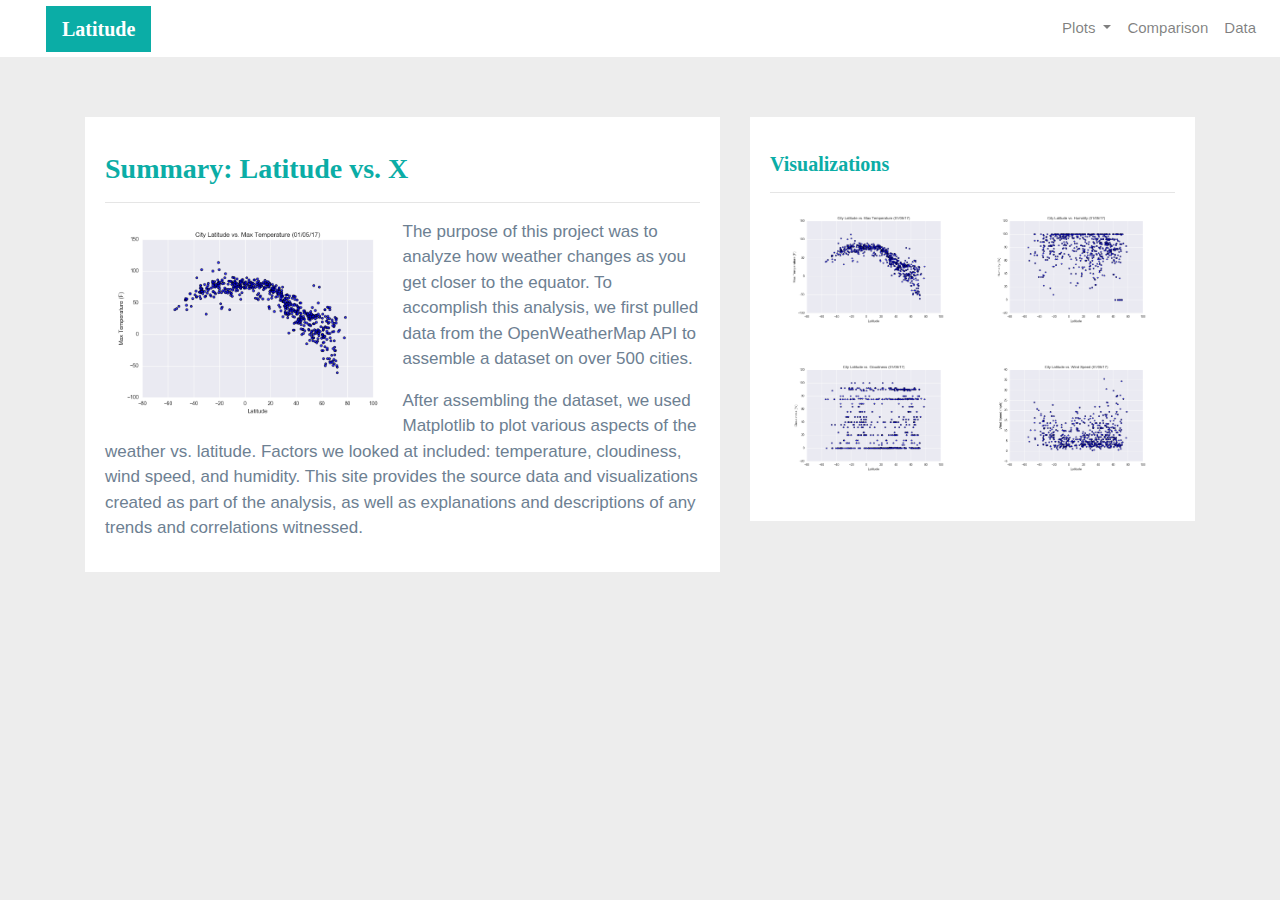
<file: Instructions/index.html>
<!DOCTYPE html>
<html lang="en">
<head>
    <meta charset="UTF-8">
    <meta name="viewport" content="width=device-width, initial-scale=1.0">
    <meta http-equiv="X-UA-Compatible" content="ie=edge">

    <title>Latitude Page</title>
    <meta content='width=device-width, initial-scale=1.0, maximum-scale=1.0, user-scalable=0' name='viewport' />
   

   <!-- Bootstrap CSS -->
   <link rel="stylesheet" href="https://maxcdn.bootstrapcdn.com/bootstrap/4.0.0/css/bootstrap.min.css" integrity="sha384-Gn5384xqQ1aoWXA+058RXPxPg6fy4IWvTNh0E263XmFcJlSAwiGgFAW/dAiS6JXm"
   crossorigin="anonymous">

    <!--CSS Link-->
    <link rel="stylesheet" type="text/css" href="style.css">

 </head>

<body>

    <div class="navigation">
        <nav class="navbar navbar-expand-lg navbar-light">
        <a class="navbar-brand" style="background-color: #0BADA6;" href="index.html">Latitude</a>
        <button class="navbar-toggler  border border-white" type="button" data-toggle="collapse" data-target="#navbarNavDropdown"
            aria-controls="navbarNavDropdown" aria-expanded="false" aria-label="Toggle navigation">
            <span class="navbar-toggler-icon"></span>
        </button>
        <div class="collapse navbar-collapse" id="navbarNavDropdown">
            <ul class="navbar-nav ml-auto">
                <li class="nav-item dropdown">
                    <a class="nav-link dropdown-toggle" href="#" id="navbarDropdownMenuLink" data-toggle="dropdown" aria-haspopup="true" aria-expanded="false"> Plots </a>
                    <div class="dropdown-menu" aria-labelledby="navbarDropdownMenuLink">
                        <a class="dropdown-item" href="max_temperature.html">Max Temperature</a>
                        <a class="dropdown-item" href="humidity.html">Humidity</a>
                        <a class="dropdown-item" href="cloudiness.html">Cloudiness</a>
                        <a class="dropdown-item" href="wind_speed.html">Wind Speed</a>
                    </div>
                </li>
                 <li class="nav-item">
                    <a class="nav-link" href="comparisons.html">Comparison</a>
                </li>           
                <li class="nav-item">
                    <a class="nav-link" href="data.html">Data</a>
                </li>
            </ul>
        </div>
        </nav>
    </div>
    <!-- Content Section -->
    <div class="container">
        <div class="row">
            <div class="col-lg-7 col-md-12">
                <!-- Left box  -->
                <div class="box">
                <h3 class="title">Summary: Latitude vs. X</h3>
                <hr>
                <img src="Resources/assets/images/Fig1.png" class="vizualization rounded float-left" alt="Max Temperature Graph">
                <p>The purpose of this project was to analyze how weather changes as you get closer to the equator. To
                    accomplish this analysis, we first pulled data from the OpenWeatherMap API to assemble a dataset on over
                    500 cities.</p>
                <p>After assembling the dataset, we used Matplotlib to plot various aspects of the weather vs. latitude.
                    Factors we looked at included: temperature, cloudiness, wind speed, and humidity. This site provides the
                    source data and visualizations created as part of the analysis, as well as explanations and descriptions of
                    any trends and correlations witnessed.</p>
                </div>
            </div>
            <div class="col-lg-5 col-md-12">
                <!-- Right Box -->
                <div class="box">
                    <h5 class="title">Visualizations</h5>
                <hr>

                    <div class="container">
                        <div class="row" style="padding-bottom: 30px;">
                            <div class="col-6">
                                <a href="max_temperature.html">
                                    <img class="panel" src="Resources/assets/images/Fig1.png" alt="Max Temperature Image">
                                </a>
                            </div>
                            <div class="col-6">
                                <a href="humidity.html">
                                    <img class="panel" src="Resources/assets/images/Fig2.png" alt="Humidity Graph">
                                </a>
                            </div>
                        </div>

                        <div class="row" style="padding-bottom: 30px;">
                            <div class="col-6">
                                <a href="cloudiness.html">
                                    <img class="panel" src="Resources/assets/images/Fig3.png" alt="Cloudiness Graph">
                                </a>
                            </div>
                            <div class="col-6">
                                <a href="wind_speed.html">
                                    <img class="panel" src="Resources/assets/images/Fig4.png" alt="Wind Speed Graph">
                                </a>
                            </div>

                        </div>
                    </div>
                </div>
            </div>
        </div>
    </div>
   

    <!-- Bootstrap JS -->
    <script src="https://code.jquery.com/jquery-3.2.1.slim.min.js" integrity="sha384-KJ3o2DKtIkvYIK3UENzmM7KCkRr/rE9/Qpg6aAZGJwFDMVNA/GpGFF93hXpG5KkN"crossorigin="anonymous"></script>
    <script src="https://cdnjs.cloudflare.com/ajax/libs/popper.js/1.12.9/umd/popper.min.js" integrity="sha384-ApNbgh9B+Y1QKtv3Rn7W3mgPxhU9K/ScQsAP7hUibX39j7fakFPskvXusvfa0b4Q"crossorigin="anonymous"></script>
    <script src="https://maxcdn.bootstrapcdn.com/bootstrap/4.0.0/js/bootstrap.min.js" integrity="sha384-JZR6Spejh4U02d8jOt6vLEHfe/JQGiRRSQQxSfFWpi1MquVdAyjUar5+76PVCmYl"crossorigin="anonymous"></script>
        
</body>
</html>
</file>
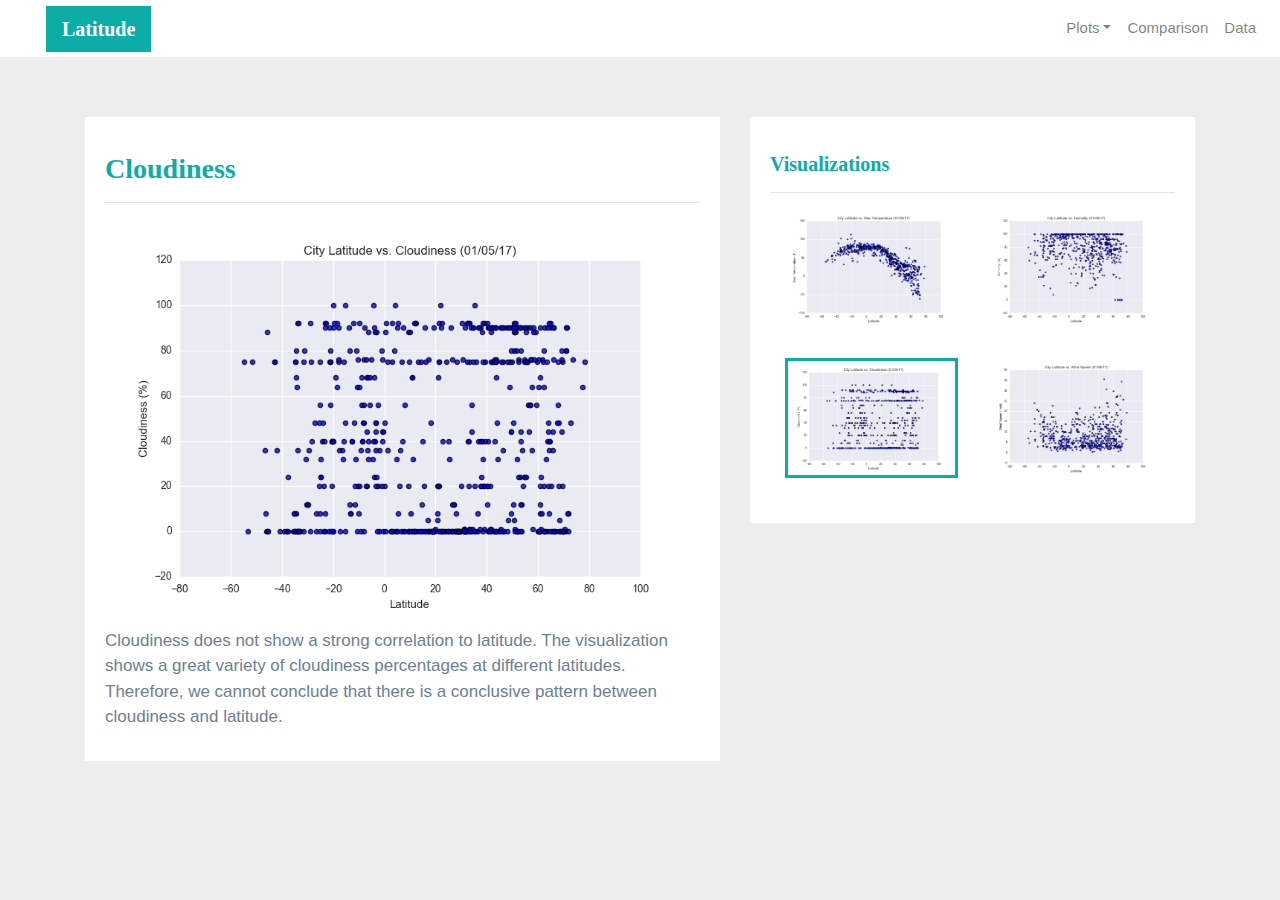
<file: Instructions/cloudiness.html>
<!DOCTYPE html>
<html lang="en">
<head>
    <meta charset="UTF-8">
    <meta name="viewport" content="width=device-width, initial-scale=1.0">
    <meta http-equiv="X-UA-Compatible" content="ie=edge">
    <title>Bootstrap Visualization Dashboard</title>
  <!-- Bootstrap CSS -->
  <link rel="stylesheet" href="https://maxcdn.bootstrapcdn.com/bootstrap/4.0.0/css/bootstrap.min.css" integrity="sha384-Gn5384xqQ1aoWXA+058RXPxPg6fy4IWvTNh0E263XmFcJlSAwiGgFAW/dAiS6JXm"
    crossorigin="anonymous">

  <!--CSS Link-->
  <link rel="stylesheet" type="text/css" href="style.css">
</head>
<body>

        <div class="navigation">
                <nav class="navbar navbar-expand-lg navbar-light">
                  <a class="navbar-brand" style="background-color: #0BADA6;" href="index.html">Latitude</a>
                  <button class="navbar-toggler border border-white" type="button" data-toggle="collapse" data-target="#navbarNavDropdown"aria-controls="navbarNavDropdown" aria-expanded="false" aria-label="Toggle navigation">
                    <span class="navbar-toggler-icon"></span>
                  </button>
                  <div class="collapse navbar-collapse" id="navbarNavDropdown">
                    <ul class="navbar-nav ml-auto">
                      <li class="nav-item dropdown">
                        <a class="nav-link dropdown-toggle" href="#" id="navbarDropdownMenuLink" data-toggle="dropdown"aria-haspopup="true" aria-expanded="false">Plots</a>
                        <div class="dropdown-menu" aria-labelledby="navbarDropdownMenuLink">
                          <a class="dropdown-item" href="max_temperature.html">Max Temperature</a>
                          <a class="dropdown-item" href="humidity.html">Humidity</a>
                          <a class="dropdown-item active" href="cloudiness.html">Cloudiness</a>
                          <a class="dropdown-item" href="wind_speed.html">Wind Speed</a>
                        </div>
                      </li>
                      <li class="nav-item">
                        <a class="nav-link" href="comparisons.html">Comparison</a>
                      </li>
                      <li class="nav-item">
                        <a class="nav-link" href="data.html">Data</a>
                      </li>
            
                    </ul>
                  </div>
                </nav>
              </div>
              <!-- Content Section -->
              <div class="container">
                <div class="row">
                  <div class="col-lg-7 col-md-12">
                    <!-- Left box  -->
                    <div class="box">
                      <h3 class="title">Cloudiness</h3>
                      <hr>
                      <img src="Resources/assets/images/Fig3.png" alt="Cloudines Graph">
                      <p>Cloudiness does not show a strong correlation to latitude. The visualization shows a great variety of
                        cloudiness percentages at different latitudes. Therefore, we cannot conclude that there is a conclusive
                        pattern between cloudiness and latitude.</p>
                    </div>
                  </div>
                  <div class="col-lg-5 col-md-12">
                    <!-- Right Box -->
                    <div class="box">
                      <h5 class="title">Visualizations</h5>
                      <hr>
            
            
                      <div class="container">
                        <div class="row" style="padding-bottom: 30px;">
                          <div class="col-6">
                            <a href="max_temperature.html">
                              <img class="panel" src="Resources/assets/images/Fig1.png" alt="Max Temperature Image">
                            </a>
                          </div>
                          <div class="col-6">
                            <a href="humidity.html">
                              <img class="panel" src="Resources/assets/images/Fig2.png" alt="Humidity Graph">
                            </a>
                          </div>
                        </div>
            
                        <div class="row" style="padding-bottom: 30px;">
                          <div class="col-6">
                            <a href="cloudiness.html">
                              <img class="panel active" src="Resources/assets/images/Fig3.png" alt="Cloudiness Graph">
                            </a>
                          </div>
                          <div class="col-6">
                            <a href="wind_speed.html">
                              <img class="panel" src="Resources/assets/images/Fig4.png" alt="Wind Speed Graph">
                            </a>
                          </div>
            
            
                        </div>
                      </div>
            
            
                    </div>
                  </div>
                </div>
        </div>
            
        <!-- Bootstrap JS -->
        <script src="https://code.jquery.com/jquery-3.2.1.slim.min.js" integrity="sha384-KJ3o2DKtIkvYIK3UENzmM7KCkRr/rE9/Qpg6aAZGJwFDMVNA/GpGFF93hXpG5KkN"crossorigin="anonymous"></script>
        <script src="https://cdnjs.cloudflare.com/ajax/libs/popper.js/1.12.9/umd/popper.min.js" integrity="sha384-ApNbgh9B+Y1QKtv3Rn7W3mgPxhU9K/ScQsAP7hUibX39j7fakFPskvXusvfa0b4Q"crossorigin="anonymous"></script>
        <script src="https://maxcdn.bootstrapcdn.com/bootstrap/4.0.0/js/bootstrap.min.js" integrity="sha384-JZR6Spejh4U02d8jOt6vLEHfe/JQGiRRSQQxSfFWpi1MquVdAyjUar5+76PVCmYl"crossorigin="anonymous"></script>
</body>
</html>
</file>
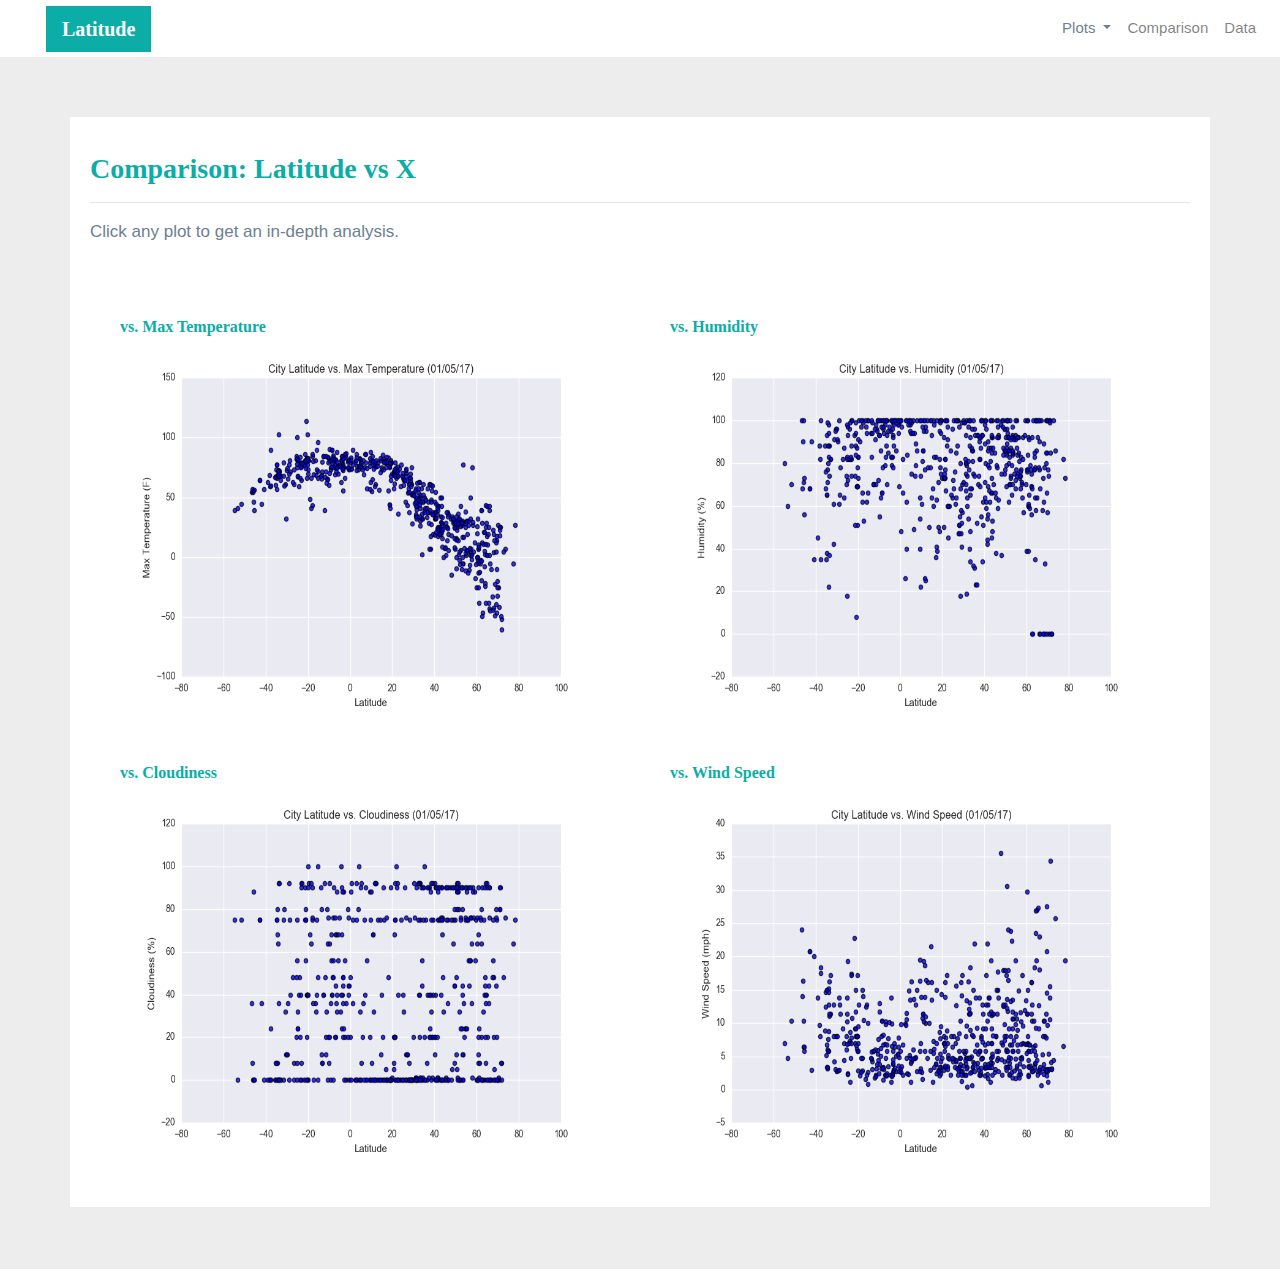
<file: Instructions/comparisons.html>
<!DOCTYPE html>
<html lang="en">
<head>
    <meta charset="UTF-8">
    <meta name="viewport" content="width=device-width, initial-scale=1.0">
    <meta http-equiv="X-UA-Compatible" content="ie=edge">
    <title>Bootstrap Visualization Dashboard</title>

     <!-- Bootstrap CSS -->
   <link rel="stylesheet" href="https://maxcdn.bootstrapcdn.com/bootstrap/4.0.0/css/bootstrap.min.css" integrity="sha384-Gn5384xqQ1aoWXA+058RXPxPg6fy4IWvTNh0E263XmFcJlSAwiGgFAW/dAiS6JXm"
   crossorigin="anonymous">

    <!--CSS Link-->
    <link rel="stylesheet" type="text/css" href="style.css">

</head>
<body>
    
        <div class="navigation">
                <nav class="navbar navbar-expand-lg navbar-light">
                  <a class="navbar-brand" style="background-color: #0BADA6;" href="index.html">Latitude</a>
                  <button class="navbar-toggler  border border-white" type="button" data-toggle="collapse" data-target="#navbarNavDropdown"aria-controls="navbarNavDropdown" aria-expanded="false" aria-label="Toggle navigation">
                    <span class="navbar-toggler-icon"></span>
                  </button>
                  <div class="collapse navbar-collapse" id="navbarNavDropdown">
                    <ul class="navbar-nav ml-auto">
                      <li class="nav-item dropdown">
                        <a class="nav-link dropdown-toggle" href="#" id="navbarDropdownMenuLink" data-toggle="dropdown"aria-haspopup="true" aria-expanded="false" style="color: #6D8092">Plots
                        </a>
                        <div class="dropdown-menu" aria-labelledby="navbarDropdownMenuLink">
                          <a class="dropdown-item" href="max_temperature.html">Max Temperature</a>
                          <a class="dropdown-item" href="humidity.html">Humidity</a>
                          <a class="dropdown-item" href="cloudiness.html">Cloudiness</a>
                          <a class="dropdown-item" href="wind_speed.html">Wind Speed</a>
                        </div>
                      </li>
                      <li class="nav-item">
                        <a class="nav-link" href="comparisons.html">Comparison</a>
                      </li>
                      <li class="nav-item">
                        <a class="nav-link" href="data.html">Data</a>
                      </li>
            
                    </ul>
                  </div>
                </nav>
              </div>
              <!-- Content Section -->
              <div class="container">
                <div class="row">
                  <div>
                    <!-- Left box  -->
                    <div class="box">
                      <h3 class="title">Comparison: Latitude vs X</h3>
                      <hr>

                      <p>Click any plot to get an in-depth analysis.</p>
                      
                      <div class="container" style="padding-bottom: 40px;">
                        <div class="row">
                          <div class="col-lg-6" style="padding: 30px;">
                            <div class="title">vs. Max Temperature</div>
                            <a href="max_temperature.html">
                              <img class="panel" src="Resources/assets/images/Fig1.png" alt="Max Temperature Image">
                            </a>
                          </div>
                          <div class="col-lg-6" style="padding: 30px;">
                            <div class="title">vs. Humidity</div>
                            <a href="humidity.html">
                              <img class="panel" src="Resources/assets/images/Fig2.png" alt="Humidity Graph">
                            </a>
                          </div>
                        </div>
            
                        <div class="row">
                          <div class="col-lg-6" style="padding: 30px;">
                            <div class="title">vs. Cloudiness</div>
                            <a href="cloudiness.html">
                              <img class="panel" src="Resources/assets/images/Fig3.png" alt="Cloudiness Graph">
                            </a>
            
                          </div>
                          <div class="col-lg-6" style="padding: 30px;">
                            <div class="title">vs. Wind Speed</div>
                            <a href="wind_speed.html">
                              <img class="panel" src="Resources/assets/images/Fig4.png" alt="Wind Speed Graph">
                            </a>
                          </div>
                        </div>
                      </div>
                    </div>
                  </div>
                </div>
        </div>


<!-- Bootstrap JS -->
<script src="https://code.jquery.com/jquery-3.2.1.slim.min.js" integrity="sha384-KJ3o2DKtIkvYIK3UENzmM7KCkRr/rE9/Qpg6aAZGJwFDMVNA/GpGFF93hXpG5KkN"crossorigin="anonymous"></script>
<script src="https://cdnjs.cloudflare.com/ajax/libs/popper.js/1.12.9/umd/popper.min.js" integrity="sha384-ApNbgh9B+Y1QKtv3Rn7W3mgPxhU9K/ScQsAP7hUibX39j7fakFPskvXusvfa0b4Q"crossorigin="anonymous"></script>
<script src="https://maxcdn.bootstrapcdn.com/bootstrap/4.0.0/js/bootstrap.min.js" integrity="sha384-JZR6Spejh4U02d8jOt6vLEHfe/JQGiRRSQQxSfFWpi1MquVdAyjUar5+76PVCmYl"crossorigin="anonymous"></script>
    

</body>
</html>
</file>
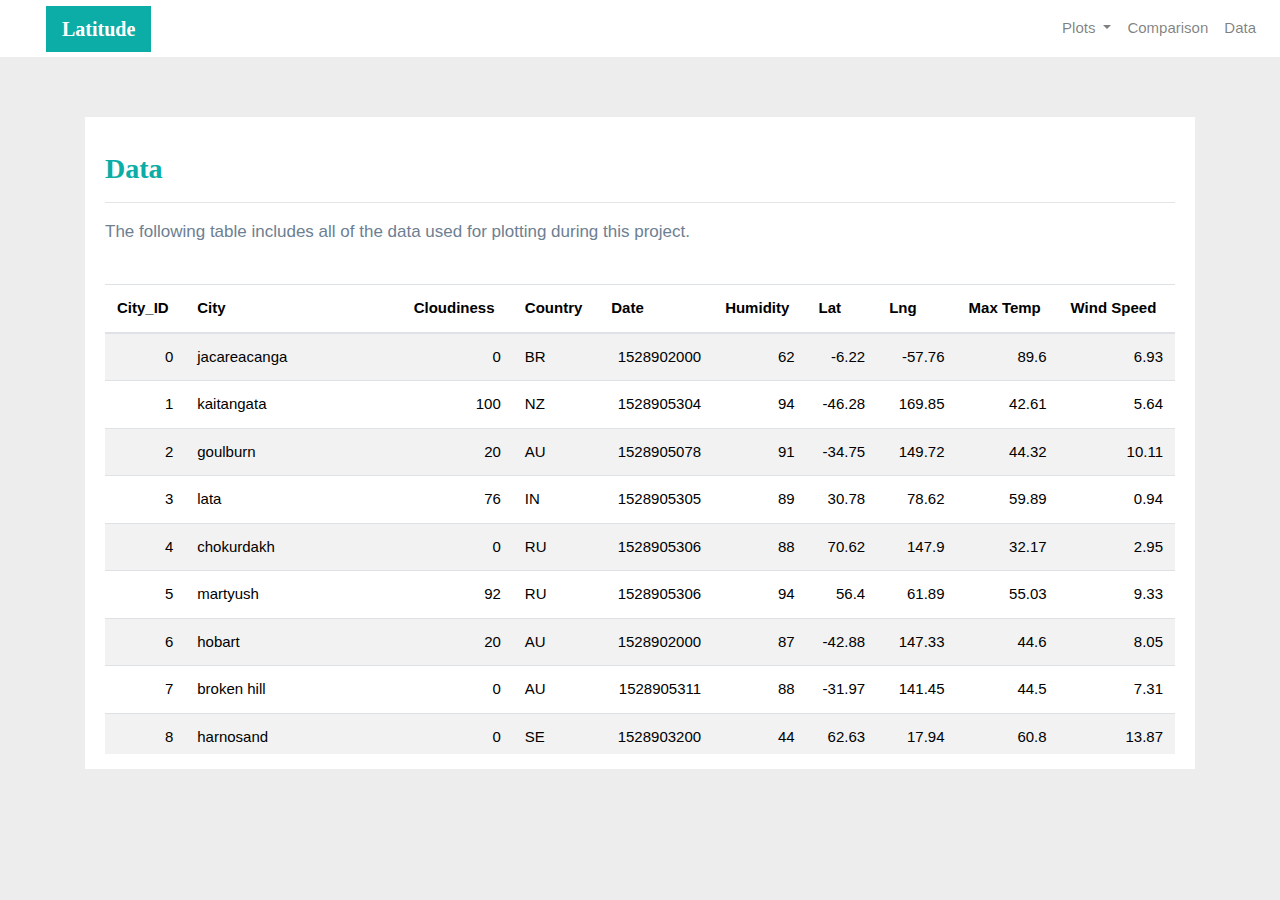
<file: Instructions/data.html>
<!DOCTYPE html>
<html lang="en">
<head>
    <meta charset="UTF-8">
    <meta name="viewport" content="width=device-width, initial-scale=1.0">
    <meta http-equiv="X-UA-Compatible" content="ie=edge">
    <title>Bootstrap Visualization Dashboard</title>

     <!-- Bootstrap CSS -->
  <link rel="stylesheet" href="https://maxcdn.bootstrapcdn.com/bootstrap/4.0.0/css/bootstrap.min.css" integrity="sha384-Gn5384xqQ1aoWXA+058RXPxPg6fy4IWvTNh0E263XmFcJlSAwiGgFAW/dAiS6JXm"
  crossorigin="anonymous">

<!--CSS Link-->
<link rel="stylesheet" type="text/css" href="style.css">

</head>
<body>


        <div class="navigation">
                <nav class="navbar navbar-expand-lg navbar-light">
                  <a class="navbar-brand" style="background-color: #0BADA6;" href="index.html">Latitude</a>
                  <button class="navbar-toggler border border-white" type="button" data-toggle="collapse" data-target="#navbarNavDropdown"aria-controls="navbarNavDropdown" aria-expanded="false" aria-label="Toggle navigation">
                    <span class="navbar-toggler-icon"></span>
                  </button>
                  <div class="collapse navbar-collapse" id="navbarNavDropdown">
                    <ul class="navbar-nav ml-auto">
                      <li class="nav-item dropdown">
                        <a class="nav-link dropdown-toggle" href="#" id="navbarDropdownMenuLink" data-toggle="dropdown"aria-haspopup="true" aria-expanded="false">
                          Plots
                        </a>
                        <div class="dropdown-menu" aria-labelledby="navbarDropdownMenuLink">
                          <a class="dropdown-item" href="max_temperature.html">Max Temperature</a>
                          <a class="dropdown-item" href="humidity.html">Humidity</a>
                          <a class="dropdown-item" href="cloudiness.html">Cloudiness</a>
                          <a class="dropdown-item" href="wind_speed.html">Wind Speed</a>
                        </div>
                      </li>
                      <li class="nav-item">
                        <a class="nav-link" href="comparisons.html">Comparison</a>
                      </li>
                      <li class="nav-item">
                        <a class="nav-link" href="data.html">Data</a>
                      </li>
            
                    </ul>
                  </div>
                </nav>
              </div>
              <!-- Content Section -->
              <div class="container">
                <div class="box">
                  <h3 class="title">Data</h3>
                  <hr>
                  <p>The following table includes all of the data used for plotting during this project.</p>
                  <br>
                  <div class="table-responsive" style="overflow-x:auto; overflow-y:auto; max-height:470px; max-width: auto;">
                    <table class="table table-striped">
                      <thead>
                        <tr>
                          <th title="Field #1">City_ID</th>
                          <th title="Field #2">City</th>
                          <th title="Field #3">Cloudiness</th>
                          <th title="Field #4">Country</th>
                          <th title="Field #5">Date</th>
                          <th title="Field #6">Humidity</th>
                          <th title="Field #7">Lat</th>
                          <th title="Field #8">Lng</th>
                          <th title="Field #9">Max Temp</th>
                          <th title="Field #10">Wind Speed</th>
                        </tr>
                      </thead>
                      <tbody>
                        <tr>
                          <td align="right">0</td>
                          <td>jacareacanga</td>
                          <td align="right">0</td>
                          <td>BR</td>
                          <td align="right">1528902000</td>
                          <td align="right">62</td>
                          <td align="right">-6.22</td>
                          <td align="right">-57.76</td>
                          <td align="right">89.6</td>
                          <td align="right">6.93</td>
                        </tr>
                        <tr>
                          <td align="right">1</td>
                          <td>kaitangata</td>
                          <td align="right">100</td>
                          <td>NZ</td>
                          <td align="right">1528905304</td>
                          <td align="right">94</td>
                          <td align="right">-46.28</td>
                          <td align="right">169.85</td>
                          <td align="right">42.61</td>
                          <td align="right">5.64</td>
                        </tr>
                        <tr>
                          <td align="right">2</td>
                          <td>goulburn</td>
                          <td align="right">20</td>
                          <td>AU</td>
                          <td align="right">1528905078</td>
                          <td align="right">91</td>
                          <td align="right">-34.75</td>
                          <td align="right">149.72</td>
                          <td align="right">44.32</td>
                          <td align="right">10.11</td>
                        </tr>
                        <tr>
                          <td align="right">3</td>
                          <td>lata</td>
                          <td align="right">76</td>
                          <td>IN</td>
                          <td align="right">1528905305</td>
                          <td align="right">89</td>
                          <td align="right">30.78</td>
                          <td align="right">78.62</td>
                          <td align="right">59.89</td>
                          <td align="right">0.94</td>
                        </tr>
                        <tr>
                          <td align="right">4</td>
                          <td>chokurdakh</td>
                          <td align="right">0</td>
                          <td>RU</td>
                          <td align="right">1528905306</td>
                          <td align="right">88</td>
                          <td align="right">70.62</td>
                          <td align="right">147.9</td>
                          <td align="right">32.17</td>
                          <td align="right">2.95</td>
                        </tr>
                        <tr>
                          <td align="right">5</td>
                          <td>martyush</td>
                          <td align="right">92</td>
                          <td>RU</td>
                          <td align="right">1528905306</td>
                          <td align="right">94</td>
                          <td align="right">56.4</td>
                          <td align="right">61.89</td>
                          <td align="right">55.03</td>
                          <td align="right">9.33</td>
                        </tr>
                        <tr>
                          <td align="right">6</td>
                          <td>hobart</td>
                          <td align="right">20</td>
                          <td>AU</td>
                          <td align="right">1528902000</td>
                          <td align="right">87</td>
                          <td align="right">-42.88</td>
                          <td align="right">147.33</td>
                          <td align="right">44.6</td>
                          <td align="right">8.05</td>
                        </tr>
                        <tr>
                          <td align="right">7</td>
                          <td>broken hill</td>
                          <td align="right">0</td>
                          <td>AU</td>
                          <td align="right">1528905311</td>
                          <td align="right">88</td>
                          <td align="right">-31.97</td>
                          <td align="right">141.45</td>
                          <td align="right">44.5</td>
                          <td align="right">7.31</td>
                        </tr>
                        <tr>
                          <td align="right">8</td>
                          <td>harnosand</td>
                          <td align="right">0</td>
                          <td>SE</td>
                          <td align="right">1528903200</td>
                          <td align="right">44</td>
                          <td align="right">62.63</td>
                          <td align="right">17.94</td>
                          <td align="right">60.8</td>
                          <td align="right">13.87</td>
                        </tr>
                        <tr>
                          <td align="right">9</td>
                          <td>tuatapere</td>
                          <td align="right">0</td>
                          <td>NZ</td>
                          <td align="right">1528905312</td>
                          <td align="right">100</td>
                          <td align="right">-46.13</td>
                          <td align="right">167.69</td>
                          <td align="right">38.92</td>
                          <td align="right">3.4</td>
                        </tr>
                        <tr>
                          <td align="right">10</td>
                          <td>puerto ayora</td>
                          <td align="right">90</td>
                          <td>EC</td>
                          <td align="right">1528902000</td>
                          <td align="right">69</td>
                          <td align="right">-0.74</td>
                          <td align="right">-90.35</td>
                          <td align="right">77.0</td>
                          <td align="right">13.87</td>
                        </tr>
                        <tr>
                          <td align="right">11</td>
                          <td>havre-saint-pierre</td>
                          <td align="right">75</td>
                          <td>CA</td>
                          <td align="right">1528902000</td>
                          <td align="right">58</td>
                          <td align="right">50.23</td>
                          <td align="right">-63.6</td>
                          <td align="right">53.6</td>
                          <td align="right">19.46</td>
                        </tr>
                        <tr>
                          <td align="right">12</td>
                          <td>punta arenas</td>
                          <td align="right">0</td>
                          <td>CL</td>
                          <td align="right">1528902000</td>
                          <td align="right">100</td>
                          <td align="right">-53.16</td>
                          <td align="right">-70.91</td>
                          <td align="right">35.6</td>
                          <td align="right">9.17</td>
                        </tr>
                        <tr>
                          <td align="right">13</td>
                          <td>tasiilaq</td>
                          <td align="right">75</td>
                          <td>GL</td>
                          <td align="right">1528901400</td>
                          <td align="right">60</td>
                          <td align="right">65.61</td>
                          <td align="right">-37.64</td>
                          <td align="right">39.2</td>
                          <td align="right">2.24</td>
                        </tr>
                        <tr>
                          <td align="right">14</td>
                          <td>chapais</td>
                          <td align="right">40</td>
                          <td>CA</td>
                          <td align="right">1528902000</td>
                          <td align="right">38</td>
                          <td align="right">49.78</td>
                          <td align="right">-74.86</td>
                          <td align="right">59.0</td>
                          <td align="right">10.29</td>
                        </tr>
                        <tr>
                          <td align="right">15</td>
                          <td>avarua</td>
                          <td align="right">40</td>
                          <td>CK</td>
                          <td align="right">1528902000</td>
                          <td align="right">56</td>
                          <td align="right">-21.21</td>
                          <td align="right">-159.78</td>
                          <td align="right">73.4</td>
                          <td align="right">10.29</td>
                        </tr>
                        <tr>
                          <td align="right">16</td>
                          <td>hofn</td>
                          <td align="right">75</td>
                          <td>IS</td>
                          <td align="right">1528902000</td>
                          <td align="right">87</td>
                          <td align="right">64.25</td>
                          <td align="right">-15.21</td>
                          <td align="right">51.8</td>
                          <td align="right">8.05</td>
                        </tr>
                        <tr>
                          <td align="right">17</td>
                          <td>yukamenskoye</td>
                          <td align="right">92</td>
                          <td>RU</td>
                          <td align="right">1528905315</td>
                          <td align="right">98</td>
                          <td align="right">57.89</td>
                          <td align="right">52.24</td>
                          <td align="right">56.65</td>
                          <td align="right">10.22</td>
                        </tr>
                        <tr>
                          <td align="right">18</td>
                          <td>khandbari</td>
                          <td align="right">80</td>
                          <td>NP</td>
                          <td align="right">1528905315</td>
                          <td align="right">67</td>
                          <td align="right">27.38</td>
                          <td align="right">87.21</td>
                          <td align="right">44.59</td>
                          <td align="right">1.39</td>
                        </tr>
                        <tr>
                          <td align="right">19</td>
                          <td>bethel</td>
                          <td align="right">1</td>
                          <td>US</td>
                          <td align="right">1528901580</td>
                          <td align="right">93</td>
                          <td align="right">60.79</td>
                          <td align="right">-161.76</td>
                          <td align="right">44.6</td>
                          <td align="right">8.05</td>
                        </tr>
                        <tr>
                          <td align="right">20</td>
                          <td>ushuaia</td>
                          <td align="right">75</td>
                          <td>AR</td>
                          <td align="right">1528902000</td>
                          <td align="right">64</td>
                          <td align="right">-54.81</td>
                          <td align="right">-68.31</td>
                          <td align="right">41.0</td>
                          <td align="right">3.36</td>
                        </tr>
                        <tr>
                          <td align="right">21</td>
                          <td>east london</td>
                          <td align="right">0</td>
                          <td>ZA</td>
                          <td align="right">1528902000</td>
                          <td align="right">37</td>
                          <td align="right">-33.02</td>
                          <td align="right">27.91</td>
                          <td align="right">69.8</td>
                          <td align="right">5.82</td>
                        </tr>
                        <tr>
                          <td align="right">22</td>
                          <td>bluff</td>
                          <td align="right">76</td>
                          <td>AU</td>
                          <td align="right">1528905321</td>
                          <td align="right">76</td>
                          <td align="right">-23.58</td>
                          <td align="right">149.07</td>
                          <td align="right">61.96</td>
                          <td align="right">4.74</td>
                        </tr>
                        <tr>
                          <td align="right">23</td>
                          <td>mount isa</td>
                          <td align="right">75</td>
                          <td>AU</td>
                          <td align="right">1528902000</td>
                          <td align="right">100</td>
                          <td align="right">-20.73</td>
                          <td align="right">139.49</td>
                          <td align="right">64.4</td>
                          <td align="right">3.29</td>
                        </tr>
                        <tr>
                          <td align="right">24</td>
                          <td>pevek</td>
                          <td align="right">0</td>
                          <td>RU</td>
                          <td align="right">1528905321</td>
                          <td align="right">71</td>
                          <td align="right">69.7</td>
                          <td align="right">170.27</td>
                          <td align="right">36.94</td>
                          <td align="right">6.98</td>
                        </tr>
                        <tr>
                          <td align="right">25</td>
                          <td>gao</td>
                          <td align="right">24</td>
                          <td>ML</td>
                          <td align="right">1528905321</td>
                          <td align="right">16</td>
                          <td align="right">16.28</td>
                          <td align="right">-0.04</td>
                          <td align="right">110.02</td>
                          <td align="right">4.97</td>
                        </tr>
                        <tr>
                          <td align="right">26</td>
                          <td>cabo san lucas</td>
                          <td align="right">75</td>
                          <td>MX</td>
                          <td align="right">1528901160</td>
                          <td align="right">74</td>
                          <td align="right">22.89</td>
                          <td align="right">-109.91</td>
                          <td align="right">84.2</td>
                          <td align="right">10.29</td>
                        </tr>
                        <tr>
                          <td align="right">27</td>
                          <td>sao filipe</td>
                          <td align="right">0</td>
                          <td>CV</td>
                          <td align="right">1528905323</td>
                          <td align="right">88</td>
                          <td align="right">14.9</td>
                          <td align="right">-24.5</td>
                          <td align="right">75.73</td>
                          <td align="right">13.02</td>
                        </tr>
                        <tr>
                          <td align="right">28</td>
                          <td>tiksi</td>
                          <td align="right">44</td>
                          <td>RU</td>
                          <td align="right">1528905298</td>
                          <td align="right">58</td>
                          <td align="right">71.64</td>
                          <td align="right">128.87</td>
                          <td align="right">57.73</td>
                          <td align="right">10.11</td>
                        </tr>
                        <tr>
                          <td align="right">29</td>
                          <td>busselton</td>
                          <td align="right">92</td>
                          <td>AU</td>
                          <td align="right">1528905323</td>
                          <td align="right">100</td>
                          <td align="right">-33.64</td>
                          <td align="right">115.35</td>
                          <td align="right">60.43</td>
                          <td align="right">10.56</td>
                        </tr>
                        <tr>
                          <td align="right">30</td>
                          <td>alofi</td>
                          <td align="right">76</td>
                          <td>NU</td>
                          <td align="right">1528902000</td>
                          <td align="right">88</td>
                          <td align="right">-19.06</td>
                          <td align="right">-169.92</td>
                          <td align="right">71.6</td>
                          <td align="right">3.36</td>
                        </tr>
                        <tr>
                          <td align="right">31</td>
                          <td>ola</td>
                          <td align="right">75</td>
                          <td>RU</td>
                          <td align="right">1528902000</td>
                          <td align="right">100</td>
                          <td align="right">59.58</td>
                          <td align="right">151.3</td>
                          <td align="right">42.8</td>
                          <td align="right">7.76</td>
                        </tr>
                        <tr>
                          <td align="right">32</td>
                          <td>atar</td>
                          <td align="right">20</td>
                          <td>MR</td>
                          <td align="right">1528902000</td>
                          <td align="right">19</td>
                          <td align="right">20.52</td>
                          <td align="right">-13.05</td>
                          <td align="right">91.4</td>
                          <td align="right">9.17</td>
                        </tr>
                        <tr>
                          <td align="right">33</td>
                          <td>rikitea</td>
                          <td align="right">0</td>
                          <td>PF</td>
                          <td align="right">1528905325</td>
                          <td align="right">100</td>
                          <td align="right">-23.12</td>
                          <td align="right">-134.97</td>
                          <td align="right">73.57</td>
                          <td align="right">8.66</td>
                        </tr>
                        <tr>
                          <td align="right">34</td>
                          <td>hermanus</td>
                          <td align="right">0</td>
                          <td>ZA</td>
                          <td align="right">1528905325</td>
                          <td align="right">24</td>
                          <td align="right">-34.42</td>
                          <td align="right">19.24</td>
                          <td align="right">77.17</td>
                          <td align="right">8.66</td>
                        </tr>
                        <tr>
                          <td align="right">35</td>
                          <td>ponta delgada</td>
                          <td align="right">75</td>
                          <td>PT</td>
                          <td align="right">1528903800</td>
                          <td align="right">88</td>
                          <td align="right">37.73</td>
                          <td align="right">-25.67</td>
                          <td align="right">71.6</td>
                          <td align="right">12.75</td>
                        </tr>
                        <tr>
                          <td align="right">36</td>
                          <td>bambari</td>
                          <td align="right">24</td>
                          <td>CF</td>
                          <td align="right">1528905326</td>
                          <td align="right">84</td>
                          <td align="right">5.77</td>
                          <td align="right">20.68</td>
                          <td align="right">81.85</td>
                          <td align="right">7.65</td>
                        </tr>
                        <tr>
                          <td align="right">37</td>
                          <td>cap malheureux</td>
                          <td align="right">75</td>
                          <td>MU</td>
                          <td align="right">1528902000</td>
                          <td align="right">69</td>
                          <td align="right">-19.98</td>
                          <td align="right">57.61</td>
                          <td align="right">75.2</td>
                          <td align="right">14.99</td>
                        </tr>
                        <tr>
                          <td align="right">38</td>
                          <td>puerto escondido</td>
                          <td align="right">75</td>
                          <td>MX</td>
                          <td align="right">1528901100</td>
                          <td align="right">65</td>
                          <td align="right">15.86</td>
                          <td align="right">-97.07</td>
                          <td align="right">80.6</td>
                          <td align="right">3.36</td>
                        </tr>
                        <tr>
                          <td align="right">39</td>
                          <td>qaanaaq</td>
                          <td align="right">32</td>
                          <td>GL</td>
                          <td align="right">1528905330</td>
                          <td align="right">100</td>
                          <td align="right">77.48</td>
                          <td align="right">-69.36</td>
                          <td align="right">31.45</td>
                          <td align="right">6.31</td>
                        </tr>
                        <tr>
                          <td align="right">40</td>
                          <td>new norfolk</td>
                          <td align="right">20</td>
                          <td>AU</td>
                          <td align="right">1528902000</td>
                          <td align="right">87</td>
                          <td align="right">-42.78</td>
                          <td align="right">147.06</td>
                          <td align="right">44.6</td>
                          <td align="right">8.05</td>
                        </tr>
                        <tr>
                          <td align="right">41</td>
                          <td>najran</td>
                          <td align="right">40</td>
                          <td>SA</td>
                          <td align="right">1528902000</td>
                          <td align="right">13</td>
                          <td align="right">17.54</td>
                          <td align="right">44.22</td>
                          <td align="right">98.6</td>
                          <td align="right">11.41</td>
                        </tr>
                        <tr>
                          <td align="right">42</td>
                          <td>isla mujeres</td>
                          <td align="right">90</td>
                          <td>MX</td>
                          <td align="right">1528904340</td>
                          <td align="right">100</td>
                          <td align="right">21.23</td>
                          <td align="right">-86.73</td>
                          <td align="right">75.2</td>
                          <td align="right">16.11</td>
                        </tr>
                        <tr>
                          <td align="right">43</td>
                          <td>mar del plata</td>
                          <td align="right">0</td>
                          <td>AR</td>
                          <td align="right">1528905297</td>
                          <td align="right">100</td>
                          <td align="right">-46.43</td>
                          <td align="right">-67.52</td>
                          <td align="right">32.53</td>
                          <td align="right">7.31</td>
                        </tr>
                        <tr>
                          <td align="right">44</td>
                          <td>provideniya</td>
                          <td align="right">0</td>
                          <td>RU</td>
                          <td align="right">1528905332</td>
                          <td align="right">91</td>
                          <td align="right">64.42</td>
                          <td align="right">-173.23</td>
                          <td align="right">40.63</td>
                          <td align="right">10.78</td>
                        </tr>
                        <tr>
                          <td align="right">45</td>
                          <td>jamestown</td>
                          <td align="right">12</td>
                          <td>AU</td>
                          <td align="right">1528905333</td>
                          <td align="right">88</td>
                          <td align="right">-33.21</td>
                          <td align="right">138.6</td>
                          <td align="right">43.15</td>
                          <td align="right">10.89</td>
                        </tr>
                        <tr>
                          <td align="right">46</td>
                          <td>medicine hat</td>
                          <td align="right">20</td>
                          <td>CA</td>
                          <td align="right">1528902000</td>
                          <td align="right">34</td>
                          <td align="right">50.04</td>
                          <td align="right">-110.68</td>
                          <td align="right">66.2</td>
                          <td align="right">14.99</td>
                        </tr>
                        <tr>
                          <td align="right">47</td>
                          <td>katsuura</td>
                          <td align="right">8</td>
                          <td>JP</td>
                          <td align="right">1528905334</td>
                          <td align="right">88</td>
                          <td align="right">33.93</td>
                          <td align="right">134.5</td>
                          <td align="right">62.05</td>
                          <td align="right">7.54</td>
                        </tr>
                        <tr>
                          <td align="right">48</td>
                          <td>aklavik</td>
                          <td align="right">20</td>
                          <td>CA</td>
                          <td align="right">1528902000</td>
                          <td align="right">53</td>
                          <td align="right">68.22</td>
                          <td align="right">-135.01</td>
                          <td align="right">51.8</td>
                          <td align="right">11.41</td>
                        </tr>
                        <tr>
                          <td align="right">49</td>
                          <td>tuktoyaktuk</td>
                          <td align="right">20</td>
                          <td>CA</td>
                          <td align="right">1528902000</td>
                          <td align="right">61</td>
                          <td align="right">69.44</td>
                          <td align="right">-133.03</td>
                          <td align="right">46.4</td>
                          <td align="right">6.93</td>
                        </tr>
                        <tr>
                          <td align="right">50</td>
                          <td>kapaa</td>
                          <td align="right">90</td>
                          <td>US</td>
                          <td align="right">1528901760</td>
                          <td align="right">88</td>
                          <td align="right">22.08</td>
                          <td align="right">-159.32</td>
                          <td align="right">75.2</td>
                          <td align="right">14.99</td>
                        </tr>
                        <tr>
                          <td align="right">51</td>
                          <td>mildura</td>
                          <td align="right">0</td>
                          <td>AU</td>
                          <td align="right">1528905300</td>
                          <td align="right">92</td>
                          <td align="right">-34.18</td>
                          <td align="right">142.16</td>
                          <td align="right">45.67</td>
                          <td align="right">9.66</td>
                        </tr>
                        <tr>
                          <td align="right">52</td>
                          <td>souillac</td>
                          <td align="right">75</td>
                          <td>FR</td>
                          <td align="right">1528903800</td>
                          <td align="right">49</td>
                          <td align="right">45.6</td>
                          <td align="right">-0.6</td>
                          <td align="right">73.4</td>
                          <td align="right">10.29</td>
                        </tr>
                        <tr>
                          <td align="right">53</td>
                          <td>lorengau</td>
                          <td align="right">100</td>
                          <td>PG</td>
                          <td align="right">1528905336</td>
                          <td align="right">100</td>
                          <td align="right">-2.02</td>
                          <td align="right">147.27</td>
                          <td align="right">80.59</td>
                          <td align="right">3.85</td>
                        </tr>
                        <tr>
                          <td align="right">54</td>
                          <td>praia</td>
                          <td align="right">20</td>
                          <td>BR</td>
                          <td align="right">1528902000</td>
                          <td align="right">47</td>
                          <td align="right">-20.25</td>
                          <td align="right">-43.81</td>
                          <td align="right">82.4</td>
                          <td align="right">3.36</td>
                        </tr>
                        <tr>
                          <td align="right">55</td>
                          <td>port alfred</td>
                          <td align="right">0</td>
                          <td>ZA</td>
                          <td align="right">1528905338</td>
                          <td align="right">50</td>
                          <td align="right">-33.59</td>
                          <td align="right">26.89</td>
                          <td align="right">76.54</td>
                          <td align="right">7.2</td>
                        </tr>
                        <tr>
                          <td align="right">56</td>
                          <td>barranca</td>
                          <td align="right">0</td>
                          <td>PE</td>
                          <td align="right">1528905339</td>
                          <td align="right">98</td>
                          <td align="right">-10.75</td>
                          <td align="right">-77.76</td>
                          <td align="right">61.87</td>
                          <td align="right">9.89</td>
                        </tr>
                        <tr>
                          <td align="right">57</td>
                          <td>nome</td>
                          <td align="right">40</td>
                          <td>US</td>
                          <td align="right">1528902900</td>
                          <td align="right">70</td>
                          <td align="right">30.04</td>
                          <td align="right">-94.42</td>
                          <td align="right">87.8</td>
                          <td align="right">3.36</td>
                        </tr>
                        <tr>
                          <td align="right">58</td>
                          <td>matay</td>
                          <td align="right">0</td>
                          <td>EG</td>
                          <td align="right">1528905339</td>
                          <td align="right">23</td>
                          <td align="right">28.42</td>
                          <td align="right">30.79</td>
                          <td align="right">97.69</td>
                          <td align="right">6.98</td>
                        </tr>
                        <tr>
                          <td align="right">59</td>
                          <td>saskylakh</td>
                          <td align="right">48</td>
                          <td>RU</td>
                          <td align="right">1528905339</td>
                          <td align="right">55</td>
                          <td align="right">71.97</td>
                          <td align="right">114.09</td>
                          <td align="right">59.53</td>
                          <td align="right">5.86</td>
                        </tr>
                        <tr>
                          <td align="right">60</td>
                          <td>itarema</td>
                          <td align="right">0</td>
                          <td>BR</td>
                          <td align="right">1528905340</td>
                          <td align="right">61</td>
                          <td align="right">-2.92</td>
                          <td align="right">-39.92</td>
                          <td align="right">88.33</td>
                          <td align="right">12.57</td>
                        </tr>
                        <tr>
                          <td align="right">61</td>
                          <td>butaritari</td>
                          <td align="right">56</td>
                          <td>KI</td>
                          <td align="right">1528905340</td>
                          <td align="right">100</td>
                          <td align="right">3.07</td>
                          <td align="right">172.79</td>
                          <td align="right">81.13</td>
                          <td align="right">7.31</td>
                        </tr>
                        <tr>
                          <td align="right">62</td>
                          <td>peniche</td>
                          <td align="right">20</td>
                          <td>PT</td>
                          <td align="right">1528903800</td>
                          <td align="right">64</td>
                          <td align="right">39.36</td>
                          <td align="right">-9.38</td>
                          <td align="right">75.2</td>
                          <td align="right">12.75</td>
                        </tr>
                        <tr>
                          <td align="right">63</td>
                          <td>beloha</td>
                          <td align="right">0</td>
                          <td>MG</td>
                          <td align="right">1528905340</td>
                          <td align="right">57</td>
                          <td align="right">-25.17</td>
                          <td align="right">45.06</td>
                          <td align="right">71.95</td>
                          <td align="right">16.37</td>
                        </tr>
                        <tr>
                          <td align="right">64</td>
                          <td>anadyr</td>
                          <td align="right">0</td>
                          <td>RU</td>
                          <td align="right">1528902000</td>
                          <td align="right">57</td>
                          <td align="right">64.73</td>
                          <td align="right">177.51</td>
                          <td align="right">48.2</td>
                          <td align="right">4.47</td>
                        </tr>
                        <tr>
                          <td align="right">65</td>
                          <td>luderitz</td>
                          <td align="right">12</td>
                          <td>NA</td>
                          <td align="right">1528905342</td>
                          <td align="right">64</td>
                          <td align="right">-26.65</td>
                          <td align="right">15.16</td>
                          <td align="right">64.03</td>
                          <td align="right">17.38</td>
                        </tr>
                        <tr>
                          <td align="right">66</td>
                          <td>rochester</td>
                          <td align="right">1</td>
                          <td>US</td>
                          <td align="right">1528902960</td>
                          <td align="right">37</td>
                          <td align="right">44.02</td>
                          <td align="right">-92.46</td>
                          <td align="right">73.4</td>
                          <td align="right">6.93</td>
                        </tr>
                        <tr>
                          <td align="right">67</td>
                          <td>bosaso</td>
                          <td align="right">0</td>
                          <td>SO</td>
                          <td align="right">1528905347</td>
                          <td align="right">86</td>
                          <td align="right">11.28</td>
                          <td align="right">49.18</td>
                          <td align="right">89.77</td>
                          <td align="right">3.96</td>
                        </tr>
                        <tr>
                          <td align="right">68</td>
                          <td>faanui</td>
                          <td align="right">0</td>
                          <td>PF</td>
                          <td align="right">1528905347</td>
                          <td align="right">100</td>
                          <td align="right">-16.48</td>
                          <td align="right">-151.75</td>
                          <td align="right">79.96</td>
                          <td align="right">11.79</td>
                        </tr>
                        <tr>
                          <td align="right">69</td>
                          <td>grindavik</td>
                          <td align="right">75</td>
                          <td>IS</td>
                          <td align="right">1528902000</td>
                          <td align="right">70</td>
                          <td align="right">63.84</td>
                          <td align="right">-22.43</td>
                          <td align="right">48.2</td>
                          <td align="right">5.82</td>
                        </tr>
                        <tr>
                          <td align="right">70</td>
                          <td>margate</td>
                          <td align="right">20</td>
                          <td>AU</td>
                          <td align="right">1528902000</td>
                          <td align="right">87</td>
                          <td align="right">-43.03</td>
                          <td align="right">147.26</td>
                          <td align="right">44.6</td>
                          <td align="right">8.05</td>
                        </tr>
                        <tr>
                          <td align="right">71</td>
                          <td>marsh harbour</td>
                          <td align="right">88</td>
                          <td>BS</td>
                          <td align="right">1528905349</td>
                          <td align="right">95</td>
                          <td align="right">26.54</td>
                          <td align="right">-77.06</td>
                          <td align="right">82.39</td>
                          <td align="right">10.0</td>
                        </tr>
                        <tr>
                          <td align="right">72</td>
                          <td>comodoro rivadavia</td>
                          <td align="right">40</td>
                          <td>AR</td>
                          <td align="right">1528902000</td>
                          <td align="right">60</td>
                          <td align="right">-45.87</td>
                          <td align="right">-67.48</td>
                          <td align="right">42.8</td>
                          <td align="right">9.17</td>
                        </tr>
                        <tr>
                          <td align="right">73</td>
                          <td>upernavik</td>
                          <td align="right">92</td>
                          <td>GL</td>
                          <td align="right">1528905350</td>
                          <td align="right">100</td>
                          <td align="right">72.79</td>
                          <td align="right">-56.15</td>
                          <td align="right">29.29</td>
                          <td align="right">3.74</td>
                        </tr>
                        <tr>
                          <td align="right">74</td>
                          <td>uige</td>
                          <td align="right">0</td>
                          <td>AO</td>
                          <td align="right">1528905350</td>
                          <td align="right">29</td>
                          <td align="right">-7.61</td>
                          <td align="right">15.06</td>
                          <td align="right">86.8</td>
                          <td align="right">3.18</td>
                        </tr>
                        <tr>
                          <td align="right">75</td>
                          <td>bredasdorp</td>
                          <td align="right">0</td>
                          <td>ZA</td>
                          <td align="right">1528902000</td>
                          <td align="right">23</td>
                          <td align="right">-34.53</td>
                          <td align="right">20.04</td>
                          <td align="right">82.4</td>
                          <td align="right">5.82</td>
                        </tr>
                        <tr>
                          <td align="right">76</td>
                          <td>bodden town</td>
                          <td align="right">40</td>
                          <td>KY</td>
                          <td align="right">1528902000</td>
                          <td align="right">78</td>
                          <td align="right">19.28</td>
                          <td align="right">-81.25</td>
                          <td align="right">80.6</td>
                          <td align="right">16.11</td>
                        </tr>
                        <tr>
                          <td align="right">77</td>
                          <td>guerrero negro</td>
                          <td align="right">44</td>
                          <td>MX</td>
                          <td align="right">1528905350</td>
                          <td align="right">88</td>
                          <td align="right">27.97</td>
                          <td align="right">-114.04</td>
                          <td align="right">63.85</td>
                          <td align="right">3.74</td>
                        </tr>
                        <tr>
                          <td align="right">78</td>
                          <td>bilma</td>
                          <td align="right">0</td>
                          <td>NE</td>
                          <td align="right">1528905351</td>
                          <td align="right">12</td>
                          <td align="right">18.69</td>
                          <td align="right">12.92</td>
                          <td align="right">110.47</td>
                          <td align="right">4.63</td>
                        </tr>
                        <tr>
                          <td align="right">79</td>
                          <td>carnarvon</td>
                          <td align="right">0</td>
                          <td>ZA</td>
                          <td align="right">1528905351</td>
                          <td align="right">30</td>
                          <td align="right">-30.97</td>
                          <td align="right">22.13</td>
                          <td align="right">60.43</td>
                          <td align="right">14.25</td>
                        </tr>
                        <tr>
                          <td align="right">80</td>
                          <td>ponta do sol</td>
                          <td align="right">12</td>
                          <td>BR</td>
                          <td align="right">1528905352</td>
                          <td align="right">72</td>
                          <td align="right">-20.63</td>
                          <td align="right">-46.0</td>
                          <td align="right">78.25</td>
                          <td align="right">3.96</td>
                        </tr>
                        <tr>
                          <td align="right">81</td>
                          <td>vila franca do campo</td>
                          <td align="right">75</td>
                          <td>PT</td>
                          <td align="right">1528903800</td>
                          <td align="right">88</td>
                          <td align="right">37.72</td>
                          <td align="right">-25.43</td>
                          <td align="right">71.6</td>
                          <td align="right">12.75</td>
                        </tr>
                        <tr>
                          <td align="right">82</td>
                          <td>puerto del rosario</td>
                          <td align="right">20</td>
                          <td>ES</td>
                          <td align="right">1528903800</td>
                          <td align="right">60</td>
                          <td align="right">28.5</td>
                          <td align="right">-13.86</td>
                          <td align="right">73.4</td>
                          <td align="right">17.22</td>
                        </tr>
                        <tr>
                          <td align="right">83</td>
                          <td>sitka</td>
                          <td align="right">20</td>
                          <td>US</td>
                          <td align="right">1528905353</td>
                          <td align="right">92</td>
                          <td align="right">37.17</td>
                          <td align="right">-99.65</td>
                          <td align="right">74.02</td>
                          <td align="right">5.97</td>
                        </tr>
                        <tr>
                          <td align="right">84</td>
                          <td>camacha</td>
                          <td align="right">75</td>
                          <td>PT</td>
                          <td align="right">1528903800</td>
                          <td align="right">72</td>
                          <td align="right">33.08</td>
                          <td align="right">-16.33</td>
                          <td align="right">68.0</td>
                          <td align="right">16.11</td>
                        </tr>
                        <tr>
                          <td align="right">85</td>
                          <td>saint-philippe</td>
                          <td align="right">1</td>
                          <td>CA</td>
                          <td align="right">1528902900</td>
                          <td align="right">54</td>
                          <td align="right">45.36</td>
                          <td align="right">-73.48</td>
                          <td align="right">78.8</td>
                          <td align="right">11.41</td>
                        </tr>
                        <tr>
                          <td align="right">86</td>
                          <td>port blair</td>
                          <td align="right">92</td>
                          <td>IN</td>
                          <td align="right">1528905357</td>
                          <td align="right">97</td>
                          <td align="right">11.67</td>
                          <td align="right">92.75</td>
                          <td align="right">84.37</td>
                          <td align="right">25.1</td>
                        </tr>
                        <tr>
                          <td align="right">87</td>
                          <td>albany</td>
                          <td align="right">90</td>
                          <td>US</td>
                          <td align="right">1528903860</td>
                          <td align="right">68</td>
                          <td align="right">42.65</td>
                          <td align="right">-73.75</td>
                          <td align="right">69.8</td>
                          <td align="right">3.36</td>
                        </tr>
                        <tr>
                          <td align="right">88</td>
                          <td>barrow</td>
                          <td align="right">88</td>
                          <td>AR</td>
                          <td align="right">1528905182</td>
                          <td align="right">72</td>
                          <td align="right">-38.31</td>
                          <td align="right">-60.23</td>
                          <td align="right">50.26</td>
                          <td align="right">8.21</td>
                        </tr>
                        <tr>
                          <td align="right">89</td>
                          <td>qorveh</td>
                          <td align="right">92</td>
                          <td>IR</td>
                          <td align="right">1528905357</td>
                          <td align="right">22</td>
                          <td align="right">35.17</td>
                          <td align="right">47.8</td>
                          <td align="right">76.72</td>
                          <td align="right">3.18</td>
                        </tr>
                        <tr>
                          <td align="right">90</td>
                          <td>san jeronimo</td>
                          <td align="right">90</td>
                          <td>PE</td>
                          <td align="right">1528902000</td>
                          <td align="right">81</td>
                          <td align="right">-13.65</td>
                          <td align="right">-73.37</td>
                          <td align="right">46.4</td>
                          <td align="right">2.39</td>
                        </tr>
                        <tr>
                          <td align="right">91</td>
                          <td>mataura</td>
                          <td align="right">24</td>
                          <td>NZ</td>
                          <td align="right">1528905299</td>
                          <td align="right">79</td>
                          <td align="right">-46.19</td>
                          <td align="right">168.86</td>
                          <td align="right">25.69</td>
                          <td align="right">3.18</td>
                        </tr>
                        <tr>
                          <td align="right">92</td>
                          <td>buala</td>
                          <td align="right">64</td>
                          <td>SB</td>
                          <td align="right">1528905359</td>
                          <td align="right">100</td>
                          <td align="right">-8.15</td>
                          <td align="right">159.59</td>
                          <td align="right">78.7</td>
                          <td align="right">4.18</td>
                        </tr>
                        <tr>
                          <td align="right">93</td>
                          <td>eyl</td>
                          <td align="right">20</td>
                          <td>SO</td>
                          <td align="right">1528905359</td>
                          <td align="right">57</td>
                          <td align="right">7.98</td>
                          <td align="right">49.82</td>
                          <td align="right">86.62</td>
                          <td align="right">22.41</td>
                        </tr>
                        <tr>
                          <td align="right">94</td>
                          <td>abu dhabi</td>
                          <td align="right">0</td>
                          <td>AE</td>
                          <td align="right">1528902000</td>
                          <td align="right">29</td>
                          <td align="right">24.47</td>
                          <td align="right">54.37</td>
                          <td align="right">98.6</td>
                          <td align="right">16.11</td>
                        </tr>
                        <tr>
                          <td align="right">95</td>
                          <td>tahe</td>
                          <td align="right">92</td>
                          <td>CN</td>
                          <td align="right">1528905359</td>
                          <td align="right">98</td>
                          <td align="right">52.34</td>
                          <td align="right">124.71</td>
                          <td align="right">51.43</td>
                          <td align="right">2.17</td>
                        </tr>
                        <tr>
                          <td align="right">96</td>
                          <td>chuy</td>
                          <td align="right">80</td>
                          <td>UY</td>
                          <td align="right">1528905099</td>
                          <td align="right">93</td>
                          <td align="right">-33.69</td>
                          <td align="right">-53.46</td>
                          <td align="right">52.87</td>
                          <td align="right">28.9</td>
                        </tr>
                        <tr>
                          <td align="right">97</td>
                          <td>dzerzhinskoye</td>
                          <td align="right">8</td>
                          <td>RU</td>
                          <td align="right">1528905360</td>
                          <td align="right">69</td>
                          <td align="right">56.84</td>
                          <td align="right">95.22</td>
                          <td align="right">65.11</td>
                          <td align="right">3.85</td>
                        </tr>
                        <tr>
                          <td align="right">98</td>
                          <td>vanavara</td>
                          <td align="right">0</td>
                          <td>RU</td>
                          <td align="right">1528905360</td>
                          <td align="right">50</td>
                          <td align="right">60.35</td>
                          <td align="right">102.28</td>
                          <td align="right">64.21</td>
                          <td align="right">5.64</td>
                        </tr>
                        <tr>
                          <td align="right">99</td>
                          <td>muros</td>
                          <td align="right">40</td>
                          <td>ES</td>
                          <td align="right">1528903800</td>
                          <td align="right">72</td>
                          <td align="right">42.77</td>
                          <td align="right">-9.06</td>
                          <td align="right">66.2</td>
                          <td align="right">10.29</td>
                        </tr>
                        <tr>
                          <td align="right">100</td>
                          <td>auchel</td>
                          <td align="right">0</td>
                          <td>FR</td>
                          <td align="right">1528903800</td>
                          <td align="right">49</td>
                          <td align="right">50.51</td>
                          <td align="right">2.47</td>
                          <td align="right">68.0</td>
                          <td align="right">3.36</td>
                        </tr>
                        <tr>
                          <td align="right">101</td>
                          <td>bubaque</td>
                          <td align="right">40</td>
                          <td>GW</td>
                          <td align="right">1528902000</td>
                          <td align="right">55</td>
                          <td align="right">11.28</td>
                          <td align="right">-15.83</td>
                          <td align="right">91.4</td>
                          <td align="right">11.41</td>
                        </tr>
                        <tr>
                          <td align="right">102</td>
                          <td>khatanga</td>
                          <td align="right">8</td>
                          <td>RU</td>
                          <td align="right">1528905361</td>
                          <td align="right">65</td>
                          <td align="right">71.98</td>
                          <td align="right">102.47</td>
                          <td align="right">60.97</td>
                          <td align="right">4.63</td>
                        </tr>
                        <tr>
                          <td align="right">103</td>
                          <td>los banos</td>
                          <td align="right">1</td>
                          <td>US</td>
                          <td align="right">1528904100</td>
                          <td align="right">67</td>
                          <td align="right">37.06</td>
                          <td align="right">-120.85</td>
                          <td align="right">75.2</td>
                          <td align="right">4.74</td>
                        </tr>
                        <tr>
                          <td align="right">104</td>
                          <td>labuhan</td>
                          <td align="right">12</td>
                          <td>ID</td>
                          <td align="right">1528905361</td>
                          <td align="right">95</td>
                          <td align="right">-2.54</td>
                          <td align="right">115.51</td>
                          <td align="right">72.94</td>
                          <td align="right">1.83</td>
                        </tr>
                        <tr>
                          <td align="right">105</td>
                          <td>saint-paul</td>
                          <td align="right">75</td>
                          <td>FR</td>
                          <td align="right">1528903800</td>
                          <td align="right">56</td>
                          <td align="right">45.22</td>
                          <td align="right">1.9</td>
                          <td align="right">68.0</td>
                          <td align="right">14.99</td>
                        </tr>
                        <tr>
                          <td align="right">106</td>
                          <td>petatlan</td>
                          <td align="right">90</td>
                          <td>MX</td>
                          <td align="right">1528901220</td>
                          <td align="right">74</td>
                          <td align="right">17.52</td>
                          <td align="right">-101.27</td>
                          <td align="right">84.2</td>
                          <td align="right">1.83</td>
                        </tr>
                        <tr>
                          <td align="right">107</td>
                          <td>baykit</td>
                          <td align="right">36</td>
                          <td>RU</td>
                          <td align="right">1528905366</td>
                          <td align="right">68</td>
                          <td align="right">61.68</td>
                          <td align="right">96.39</td>
                          <td align="right">63.94</td>
                          <td align="right">4.29</td>
                        </tr>
                        <tr>
                          <td align="right">108</td>
                          <td>dalby</td>
                          <td align="right">75</td>
                          <td>AU</td>
                          <td align="right">1528902000</td>
                          <td align="right">93</td>
                          <td align="right">-27.18</td>
                          <td align="right">151.26</td>
                          <td align="right">53.6</td>
                          <td align="right">2.24</td>
                        </tr>
                        <tr>
                          <td align="right">109</td>
                          <td>yellowknife</td>
                          <td align="right">90</td>
                          <td>CA</td>
                          <td align="right">1528902540</td>
                          <td align="right">93</td>
                          <td align="right">62.45</td>
                          <td align="right">-114.38</td>
                          <td align="right">46.4</td>
                          <td align="right">8.05</td>
                        </tr>
                        <tr>
                          <td align="right">110</td>
                          <td>hilo</td>
                          <td align="right">75</td>
                          <td>US</td>
                          <td align="right">1528901580</td>
                          <td align="right">88</td>
                          <td align="right">19.71</td>
                          <td align="right">-155.08</td>
                          <td align="right">66.2</td>
                          <td align="right">5.82</td>
                        </tr>
                        <tr>
                          <td align="right">111</td>
                          <td>turukhansk</td>
                          <td align="right">36</td>
                          <td>RU</td>
                          <td align="right">1528905297</td>
                          <td align="right">76</td>
                          <td align="right">65.8</td>
                          <td align="right">87.96</td>
                          <td align="right">66.37</td>
                          <td align="right">6.42</td>
                        </tr>
                        <tr>
                          <td align="right">112</td>
                          <td>dingle</td>
                          <td align="right">68</td>
                          <td>PH</td>
                          <td align="right">1528905368</td>
                          <td align="right">82</td>
                          <td align="right">11.0</td>
                          <td align="right">122.67</td>
                          <td align="right">79.96</td>
                          <td align="right">8.21</td>
                        </tr>
                        <tr>
                          <td align="right">113</td>
                          <td>dillon</td>
                          <td align="right">1</td>
                          <td>US</td>
                          <td align="right">1528901580</td>
                          <td align="right">44</td>
                          <td align="right">45.22</td>
                          <td align="right">-112.64</td>
                          <td align="right">57.2</td>
                          <td align="right">5.82</td>
                        </tr>
                        <tr>
                          <td align="right">114</td>
                          <td>labytnangi</td>
                          <td align="right">64</td>
                          <td>RU</td>
                          <td align="right">1528905370</td>
                          <td align="right">75</td>
                          <td align="right">66.66</td>
                          <td align="right">66.39</td>
                          <td align="right">47.11</td>
                          <td align="right">17.49</td>
                        </tr>
                        <tr>
                          <td align="right">115</td>
                          <td>gigmoto</td>
                          <td align="right">36</td>
                          <td>PH</td>
                          <td align="right">1528905370</td>
                          <td align="right">98</td>
                          <td align="right">13.78</td>
                          <td align="right">124.39</td>
                          <td align="right">83.56</td>
                          <td align="right">17.6</td>
                        </tr>
                        <tr>
                          <td align="right">116</td>
                          <td>nouakchott</td>
                          <td align="right">68</td>
                          <td>MR</td>
                          <td align="right">1528905371</td>
                          <td align="right">76</td>
                          <td align="right">18.08</td>
                          <td align="right">-15.98</td>
                          <td align="right">76.72</td>
                          <td align="right">1.39</td>
                        </tr>
                        <tr>
                          <td align="right">117</td>
                          <td>rumoi</td>
                          <td align="right">92</td>
                          <td>JP</td>
                          <td align="right">1528905371</td>
                          <td align="right">100</td>
                          <td align="right">43.93</td>
                          <td align="right">141.67</td>
                          <td align="right">44.41</td>
                          <td align="right">8.1</td>
                        </tr>
                        <tr>
                          <td align="right">118</td>
                          <td>dikson</td>
                          <td align="right">32</td>
                          <td>RU</td>
                          <td align="right">1528905373</td>
                          <td align="right">100</td>
                          <td align="right">73.51</td>
                          <td align="right">80.55</td>
                          <td align="right">31.09</td>
                          <td align="right">13.13</td>
                        </tr>
                        <tr>
                          <td align="right">119</td>
                          <td>chinsali</td>
                          <td align="right">0</td>
                          <td>ZM</td>
                          <td align="right">1528905377</td>
                          <td align="right">36</td>
                          <td align="right">-10.55</td>
                          <td align="right">32.07</td>
                          <td align="right">73.39</td>
                          <td align="right">9.22</td>
                        </tr>
                        <tr>
                          <td align="right">120</td>
                          <td>georgetown</td>
                          <td align="right">75</td>
                          <td>GY</td>
                          <td align="right">1528902000</td>
                          <td align="right">78</td>
                          <td align="right">6.8</td>
                          <td align="right">-58.16</td>
                          <td align="right">82.4</td>
                          <td align="right">9.17</td>
                        </tr>
                        <tr>
                          <td align="right">121</td>
                          <td>tooele</td>
                          <td align="right">1</td>
                          <td>US</td>
                          <td align="right">1528902900</td>
                          <td align="right">35</td>
                          <td align="right">40.53</td>
                          <td align="right">-112.3</td>
                          <td align="right">73.4</td>
                          <td align="right">9.17</td>
                        </tr>
                        <tr>
                          <td align="right">122</td>
                          <td>nikolskoye</td>
                          <td align="right">40</td>
                          <td>RU</td>
                          <td align="right">1528902000</td>
                          <td align="right">41</td>
                          <td align="right">59.7</td>
                          <td align="right">30.79</td>
                          <td align="right">60.8</td>
                          <td align="right">4.47</td>
                        </tr>
                        <tr>
                          <td align="right">123</td>
                          <td>bodo</td>
                          <td align="right">80</td>
                          <td>CI</td>
                          <td align="right">1528905379</td>
                          <td align="right">66</td>
                          <td align="right">5.91</td>
                          <td align="right">-4.68</td>
                          <td align="right">87.7</td>
                          <td align="right">8.21</td>
                        </tr>
                        <tr>
                          <td align="right">124</td>
                          <td>minador do negrao</td>
                          <td align="right">32</td>
                          <td>BR</td>
                          <td align="right">1528905379</td>
                          <td align="right">80</td>
                          <td align="right">-9.31</td>
                          <td align="right">-36.86</td>
                          <td align="right">76.81</td>
                          <td align="right">13.24</td>
                        </tr>
                        <tr>
                          <td align="right">125</td>
                          <td>sambava</td>
                          <td align="right">88</td>
                          <td>MG</td>
                          <td align="right">1528905379</td>
                          <td align="right">100</td>
                          <td align="right">-14.27</td>
                          <td align="right">50.17</td>
                          <td align="right">77.35</td>
                          <td align="right">19.73</td>
                        </tr>
                        <tr>
                          <td align="right">126</td>
                          <td>yerbogachen</td>
                          <td align="right">0</td>
                          <td>RU</td>
                          <td align="right">1528905380</td>
                          <td align="right">44</td>
                          <td align="right">61.28</td>
                          <td align="right">108.01</td>
                          <td align="right">64.93</td>
                          <td align="right">7.43</td>
                        </tr>
                        <tr>
                          <td align="right">127</td>
                          <td>kahului</td>
                          <td align="right">1</td>
                          <td>US</td>
                          <td align="right">1528901760</td>
                          <td align="right">93</td>
                          <td align="right">20.89</td>
                          <td align="right">-156.47</td>
                          <td align="right">66.2</td>
                          <td align="right">3.36</td>
                        </tr>
                        <tr>
                          <td align="right">128</td>
                          <td>clyde river</td>
                          <td align="right">75</td>
                          <td>CA</td>
                          <td align="right">1528902660</td>
                          <td align="right">100</td>
                          <td align="right">70.47</td>
                          <td align="right">-68.59</td>
                          <td align="right">35.6</td>
                          <td align="right">21.92</td>
                        </tr>
                        <tr>
                          <td align="right">129</td>
                          <td>ancud</td>
                          <td align="right">20</td>
                          <td>CL</td>
                          <td align="right">1528905381</td>
                          <td align="right">90</td>
                          <td align="right">-41.87</td>
                          <td align="right">-73.83</td>
                          <td align="right">39.1</td>
                          <td align="right">2.73</td>
                        </tr>
                        <tr>
                          <td align="right">130</td>
                          <td>beringovskiy</td>
                          <td align="right">0</td>
                          <td>RU</td>
                          <td align="right">1528905381</td>
                          <td align="right">88</td>
                          <td align="right">63.05</td>
                          <td align="right">179.32</td>
                          <td align="right">39.37</td>
                          <td align="right">3.4</td>
                        </tr>
                        <tr>
                          <td align="right">131</td>
                          <td>majene</td>
                          <td align="right">32</td>
                          <td>ID</td>
                          <td align="right">1528905382</td>
                          <td align="right">100</td>
                          <td align="right">-3.54</td>
                          <td align="right">118.97</td>
                          <td align="right">81.85</td>
                          <td align="right">11.01</td>
                        </tr>
                        <tr>
                          <td align="right">132</td>
                          <td>ahar</td>
                          <td align="right">36</td>
                          <td>IR</td>
                          <td align="right">1528905382</td>
                          <td align="right">62</td>
                          <td align="right">38.48</td>
                          <td align="right">47.07</td>
                          <td align="right">62.77</td>
                          <td align="right">3.74</td>
                        </tr>
                        <tr>
                          <td align="right">133</td>
                          <td>ilhabela</td>
                          <td align="right">80</td>
                          <td>BR</td>
                          <td align="right">1528905382</td>
                          <td align="right">98</td>
                          <td align="right">-23.78</td>
                          <td align="right">-45.36</td>
                          <td align="right">72.85</td>
                          <td align="right">2.28</td>
                        </tr>
                        <tr>
                          <td align="right">134</td>
                          <td>listvyagi</td>
                          <td align="right">0</td>
                          <td>RU</td>
                          <td align="right">1528905382</td>
                          <td align="right">78</td>
                          <td align="right">53.68</td>
                          <td align="right">86.95</td>
                          <td align="right">65.11</td>
                          <td align="right">2.06</td>
                        </tr>
                        <tr>
                          <td align="right">135</td>
                          <td>skjervoy</td>
                          <td align="right">40</td>
                          <td>NO</td>
                          <td align="right">1528903200</td>
                          <td align="right">65</td>
                          <td align="right">70.03</td>
                          <td align="right">20.97</td>
                          <td align="right">44.6</td>
                          <td align="right">10.29</td>
                        </tr>
                        <tr>
                          <td align="right">136</td>
                          <td>cape town</td>
                          <td align="right">0</td>
                          <td>ZA</td>
                          <td align="right">1528902000</td>
                          <td align="right">35</td>
                          <td align="right">-33.93</td>
                          <td align="right">18.42</td>
                          <td align="right">73.4</td>
                          <td align="right">9.17</td>
                        </tr>
                        <tr>
                          <td align="right">137</td>
                          <td>iqaluit</td>
                          <td align="right">90</td>
                          <td>CA</td>
                          <td align="right">1528902000</td>
                          <td align="right">96</td>
                          <td align="right">63.75</td>
                          <td align="right">-68.52</td>
                          <td align="right">35.6</td>
                          <td align="right">20.8</td>
                        </tr>
                        <tr>
                          <td align="right">138</td>
                          <td>fort-shevchenko</td>
                          <td align="right">0</td>
                          <td>KZ</td>
                          <td align="right">1528905387</td>
                          <td align="right">59</td>
                          <td align="right">44.51</td>
                          <td align="right">50.26</td>
                          <td align="right">74.2</td>
                          <td align="right">3.62</td>
                        </tr>
                        <tr>
                          <td align="right">139</td>
                          <td>severo-kurilsk</td>
                          <td align="right">92</td>
                          <td>RU</td>
                          <td align="right">1528905387</td>
                          <td align="right">100</td>
                          <td align="right">50.68</td>
                          <td align="right">156.12</td>
                          <td align="right">38.02</td>
                          <td align="right">16.26</td>
                        </tr>
                        <tr>
                          <td align="right">140</td>
                          <td>arraial do cabo</td>
                          <td align="right">0</td>
                          <td>BR</td>
                          <td align="right">1528905600</td>
                          <td align="right">65</td>
                          <td align="right">-22.97</td>
                          <td align="right">-42.02</td>
                          <td align="right">80.6</td>
                          <td align="right">4.7</td>
                        </tr>
                        <tr>
                          <td align="right">141</td>
                          <td>torbay</td>
                          <td align="right">90</td>
                          <td>CA</td>
                          <td align="right">1528903560</td>
                          <td align="right">93</td>
                          <td align="right">47.66</td>
                          <td align="right">-52.73</td>
                          <td align="right">50.0</td>
                          <td align="right">19.46</td>
                        </tr>
                        <tr>
                          <td align="right">142</td>
                          <td>ahipara</td>
                          <td align="right">88</td>
                          <td>NZ</td>
                          <td align="right">1528905388</td>
                          <td align="right">91</td>
                          <td align="right">-35.17</td>
                          <td align="right">173.16</td>
                          <td align="right">56.65</td>
                          <td align="right">9.66</td>
                        </tr>
                        <tr>
                          <td align="right">143</td>
                          <td>bandarbeyla</td>
                          <td align="right">0</td>
                          <td>SO</td>
                          <td align="right">1528905389</td>
                          <td align="right">79</td>
                          <td align="right">9.49</td>
                          <td align="right">50.81</td>
                          <td align="right">79.15</td>
                          <td align="right">32.93</td>
                        </tr>
                        <tr>
                          <td align="right">144</td>
                          <td>vuktyl</td>
                          <td align="right">92</td>
                          <td>RU</td>
                          <td align="right">1528905389</td>
                          <td align="right">96</td>
                          <td align="right">63.86</td>
                          <td align="right">57.31</td>
                          <td align="right">52.6</td>
                          <td align="right">7.43</td>
                        </tr>
                        <tr>
                          <td align="right">145</td>
                          <td>caravelas</td>
                          <td align="right">0</td>
                          <td>BR</td>
                          <td align="right">1528905390</td>
                          <td align="right">98</td>
                          <td align="right">-17.73</td>
                          <td align="right">-39.27</td>
                          <td align="right">77.62</td>
                          <td align="right">10.45</td>
                        </tr>
                        <tr>
                          <td align="right">146</td>
                          <td>waipawa</td>
                          <td align="right">92</td>
                          <td>NZ</td>
                          <td align="right">1528905390</td>
                          <td align="right">94</td>
                          <td align="right">-39.94</td>
                          <td align="right">176.59</td>
                          <td align="right">50.89</td>
                          <td align="right">9.44</td>
                        </tr>
                        <tr>
                          <td align="right">147</td>
                          <td>khomutovo</td>
                          <td align="right">0</td>
                          <td>RU</td>
                          <td align="right">1528905390</td>
                          <td align="right">65</td>
                          <td align="right">52.85</td>
                          <td align="right">37.45</td>
                          <td align="right">72.31</td>
                          <td align="right">5.97</td>
                        </tr>
                        <tr>
                          <td align="right">148</td>
                          <td>acajutla</td>
                          <td align="right">40</td>
                          <td>SV</td>
                          <td align="right">1528901400</td>
                          <td align="right">79</td>
                          <td align="right">13.59</td>
                          <td align="right">-89.83</td>
                          <td align="right">84.2</td>
                          <td align="right">1.12</td>
                        </tr>
                        <tr>
                          <td align="right">149</td>
                          <td>buritis</td>
                          <td align="right">0</td>
                          <td>BR</td>
                          <td align="right">1528905391</td>
                          <td align="right">53</td>
                          <td align="right">-15.62</td>
                          <td align="right">-46.42</td>
                          <td align="right">83.74</td>
                          <td align="right">6.87</td>
                        </tr>
                        <tr>
                          <td align="right">150</td>
                          <td>meulaboh</td>
                          <td align="right">48</td>
                          <td>ID</td>
                          <td align="right">1528905392</td>
                          <td align="right">100</td>
                          <td align="right">4.14</td>
                          <td align="right">96.13</td>
                          <td align="right">82.03</td>
                          <td align="right">3.4</td>
                        </tr>
                        <tr>
                          <td align="right">151</td>
                          <td>vaini</td>
                          <td align="right">100</td>
                          <td>IN</td>
                          <td align="right">1528905392</td>
                          <td align="right">98</td>
                          <td align="right">15.34</td>
                          <td align="right">74.49</td>
                          <td align="right">70.42</td>
                          <td align="right">4.29</td>
                        </tr>
                        <tr>
                          <td align="right">152</td>
                          <td>teya</td>
                          <td align="right">75</td>
                          <td>MX</td>
                          <td align="right">1528901400</td>
                          <td align="right">66</td>
                          <td align="right">21.05</td>
                          <td align="right">-89.07</td>
                          <td align="right">86.0</td>
                          <td align="right">13.87</td>
                        </tr>
                        <tr>
                          <td align="right">153</td>
                          <td>bambous virieux</td>
                          <td align="right">75</td>
                          <td>MU</td>
                          <td align="right">1528902000</td>
                          <td align="right">69</td>
                          <td align="right">-20.34</td>
                          <td align="right">57.76</td>
                          <td align="right">75.2</td>
                          <td align="right">14.99</td>
                        </tr>
                        <tr>
                          <td align="right">154</td>
                          <td>zaragoza</td>
                          <td align="right">20</td>
                          <td>ES</td>
                          <td align="right">1528903800</td>
                          <td align="right">49</td>
                          <td align="right">41.65</td>
                          <td align="right">-0.88</td>
                          <td align="right">77.0</td>
                          <td align="right">28.86</td>
                        </tr>
                        <tr>
                          <td align="right">155</td>
                          <td>thompson</td>
                          <td align="right">75</td>
                          <td>CA</td>
                          <td align="right">1528902600</td>
                          <td align="right">76</td>
                          <td align="right">55.74</td>
                          <td align="right">-97.86</td>
                          <td align="right">57.2</td>
                          <td align="right">3.36</td>
                        </tr>
                        <tr>
                          <td align="right">156</td>
                          <td>kodiak</td>
                          <td align="right">1</td>
                          <td>US</td>
                          <td align="right">1528901580</td>
                          <td align="right">50</td>
                          <td align="right">39.95</td>
                          <td align="right">-94.76</td>
                          <td align="right">75.2</td>
                          <td align="right">13.87</td>
                        </tr>
                        <tr>
                          <td align="right">157</td>
                          <td>nsanje</td>
                          <td align="right">92</td>
                          <td>MZ</td>
                          <td align="right">1528905397</td>
                          <td align="right">84</td>
                          <td align="right">-16.92</td>
                          <td align="right">35.26</td>
                          <td align="right">70.33</td>
                          <td align="right">4.18</td>
                        </tr>
                        <tr>
                          <td align="right">158</td>
                          <td>the pas</td>
                          <td align="right">1</td>
                          <td>CA</td>
                          <td align="right">1528902000</td>
                          <td align="right">63</td>
                          <td align="right">53.82</td>
                          <td align="right">-101.24</td>
                          <td align="right">60.8</td>
                          <td align="right">10.29</td>
                        </tr>
                        <tr>
                          <td align="right">159</td>
                          <td>masalli</td>
                          <td align="right">12</td>
                          <td>KR</td>
                          <td align="right">1528902000</td>
                          <td align="right">77</td>
                          <td align="right">34.8</td>
                          <td align="right">126.66</td>
                          <td align="right">68.0</td>
                          <td align="right">9.17</td>
                        </tr>
                        <tr>
                          <td align="right">160</td>
                          <td>talnakh</td>
                          <td align="right">20</td>
                          <td>RU</td>
                          <td align="right">1528905398</td>
                          <td align="right">100</td>
                          <td align="right">69.49</td>
                          <td align="right">88.39</td>
                          <td align="right">42.79</td>
                          <td align="right">3.18</td>
                        </tr>
                        <tr>
                          <td align="right">161</td>
                          <td>ilulissat</td>
                          <td align="right">90</td>
                          <td>GL</td>
                          <td align="right">1528901400</td>
                          <td align="right">97</td>
                          <td align="right">69.22</td>
                          <td align="right">-51.1</td>
                          <td align="right">32.0</td>
                          <td align="right">4.7</td>
                        </tr>
                        <tr>
                          <td align="right">162</td>
                          <td>vallenar</td>
                          <td align="right">0</td>
                          <td>CL</td>
                          <td align="right">1528905399</td>
                          <td align="right">56</td>
                          <td align="right">-28.58</td>
                          <td align="right">-70.76</td>
                          <td align="right">54.4</td>
                          <td align="right">1.28</td>
                        </tr>
                        <tr>
                          <td align="right">163</td>
                          <td>cap-aux-meules</td>
                          <td align="right">40</td>
                          <td>CA</td>
                          <td align="right">1528902000</td>
                          <td align="right">62</td>
                          <td align="right">47.38</td>
                          <td align="right">-61.86</td>
                          <td align="right">51.8</td>
                          <td align="right">20.8</td>
                        </tr>
                        <tr>
                          <td align="right">164</td>
                          <td>san quintin</td>
                          <td align="right">90</td>
                          <td>PH</td>
                          <td align="right">1528902000</td>
                          <td align="right">100</td>
                          <td align="right">17.54</td>
                          <td align="right">120.52</td>
                          <td align="right">77.0</td>
                          <td align="right">13.87</td>
                        </tr>
                        <tr>
                          <td align="right">165</td>
                          <td>victoria</td>
                          <td align="right">75</td>
                          <td>BN</td>
                          <td align="right">1528902000</td>
                          <td align="right">94</td>
                          <td align="right">5.28</td>
                          <td align="right">115.24</td>
                          <td align="right">80.6</td>
                          <td align="right">1.12</td>
                        </tr>
                        <tr>
                          <td align="right">166</td>
                          <td>okhotsk</td>
                          <td align="right">12</td>
                          <td>RU</td>
                          <td align="right">1528905400</td>
                          <td align="right">100</td>
                          <td align="right">59.36</td>
                          <td align="right">143.24</td>
                          <td align="right">38.02</td>
                          <td align="right">2.17</td>
                        </tr>
                        <tr>
                          <td align="right">167</td>
                          <td>bonavista</td>
                          <td align="right">92</td>
                          <td>CA</td>
                          <td align="right">1528905401</td>
                          <td align="right">82</td>
                          <td align="right">48.65</td>
                          <td align="right">-53.11</td>
                          <td align="right">46.57</td>
                          <td align="right">22.97</td>
                        </tr>
                        <tr>
                          <td align="right">168</td>
                          <td>manokwari</td>
                          <td align="right">80</td>
                          <td>ID</td>
                          <td align="right">1528905401</td>
                          <td align="right">100</td>
                          <td align="right">-0.87</td>
                          <td align="right">134.08</td>
                          <td align="right">78.07</td>
                          <td align="right">8.1</td>
                        </tr>
                        <tr>
                          <td align="right">169</td>
                          <td>lebu</td>
                          <td align="right">92</td>
                          <td>ET</td>
                          <td align="right">1528905404</td>
                          <td align="right">100</td>
                          <td align="right">8.96</td>
                          <td align="right">38.73</td>
                          <td align="right">55.3</td>
                          <td align="right">0.72</td>
                        </tr>
                        <tr>
                          <td align="right">170</td>
                          <td>qostanay</td>
                          <td align="right">75</td>
                          <td>KZ</td>
                          <td align="right">1528902000</td>
                          <td align="right">54</td>
                          <td align="right">53.17</td>
                          <td align="right">63.58</td>
                          <td align="right">59.0</td>
                          <td align="right">6.71</td>
                        </tr>
                        <tr>
                          <td align="right">171</td>
                          <td>victor harbor</td>
                          <td align="right">75</td>
                          <td>AU</td>
                          <td align="right">1528902000</td>
                          <td align="right">82</td>
                          <td align="right">-35.55</td>
                          <td align="right">138.62</td>
                          <td align="right">55.4</td>
                          <td align="right">17.22</td>
                        </tr>
                        <tr>
                          <td align="right">172</td>
                          <td>kamenka</td>
                          <td align="right">12</td>
                          <td>RU</td>
                          <td align="right">1528905405</td>
                          <td align="right">98</td>
                          <td align="right">53.19</td>
                          <td align="right">44.05</td>
                          <td align="right">61.6</td>
                          <td align="right">9.44</td>
                        </tr>
                        <tr>
                          <td align="right">173</td>
                          <td>cherskiy</td>
                          <td align="right">8</td>
                          <td>RU</td>
                          <td align="right">1528905405</td>
                          <td align="right">48</td>
                          <td align="right">68.75</td>
                          <td align="right">161.3</td>
                          <td align="right">55.21</td>
                          <td align="right">3.18</td>
                        </tr>
                        <tr>
                          <td align="right">174</td>
                          <td>kimbe</td>
                          <td align="right">92</td>
                          <td>PG</td>
                          <td align="right">1528905405</td>
                          <td align="right">100</td>
                          <td align="right">-5.56</td>
                          <td align="right">150.15</td>
                          <td align="right">78.43</td>
                          <td align="right">6.64</td>
                        </tr>
                        <tr>
                          <td align="right">175</td>
                          <td>guba</td>
                          <td align="right">75</td>
                          <td>PH</td>
                          <td align="right">1528902000</td>
                          <td align="right">74</td>
                          <td align="right">10.43</td>
                          <td align="right">123.89</td>
                          <td align="right">84.2</td>
                          <td align="right">8.05</td>
                        </tr>
                        <tr>
                          <td align="right">176</td>
                          <td>inuvik</td>
                          <td align="right">40</td>
                          <td>CA</td>
                          <td align="right">1528902000</td>
                          <td align="right">53</td>
                          <td align="right">68.36</td>
                          <td align="right">-133.71</td>
                          <td align="right">51.8</td>
                          <td align="right">3.36</td>
                        </tr>
                        <tr>
                          <td align="right">177</td>
                          <td>jiazi</td>
                          <td align="right">20</td>
                          <td>CN</td>
                          <td align="right">1528902000</td>
                          <td align="right">78</td>
                          <td align="right">19.61</td>
                          <td align="right">110.49</td>
                          <td align="right">82.4</td>
                          <td align="right">4.47</td>
                        </tr>
                        <tr>
                          <td align="right">178</td>
                          <td>namatanai</td>
                          <td align="right">76</td>
                          <td>PG</td>
                          <td align="right">1528905407</td>
                          <td align="right">100</td>
                          <td align="right">-3.66</td>
                          <td align="right">152.44</td>
                          <td align="right">78.07</td>
                          <td align="right">11.68</td>
                        </tr>
                        <tr>
                          <td align="right">179</td>
                          <td>port elizabeth</td>
                          <td align="right">90</td>
                          <td>US</td>
                          <td align="right">1528903500</td>
                          <td align="right">83</td>
                          <td align="right">39.31</td>
                          <td align="right">-74.98</td>
                          <td align="right">75.2</td>
                          <td align="right">9.17</td>
                        </tr>
                        <tr>
                          <td align="right">180</td>
                          <td>chilca</td>
                          <td align="right">75</td>
                          <td>PE</td>
                          <td align="right">1528903800</td>
                          <td align="right">47</td>
                          <td align="right">-13.22</td>
                          <td align="right">-72.34</td>
                          <td align="right">55.4</td>
                          <td align="right">3.36</td>
                        </tr>
                        <tr>
                          <td align="right">181</td>
                          <td>tual</td>
                          <td align="right">68</td>
                          <td>ID</td>
                          <td align="right">1528905408</td>
                          <td align="right">100</td>
                          <td align="right">-5.67</td>
                          <td align="right">132.75</td>
                          <td align="right">79.78</td>
                          <td align="right">12.12</td>
                        </tr>
                        <tr>
                          <td align="right">182</td>
                          <td>puerto colombia</td>
                          <td align="right">40</td>
                          <td>CO</td>
                          <td align="right">1528902000</td>
                          <td align="right">74</td>
                          <td align="right">10.99</td>
                          <td align="right">-74.96</td>
                          <td align="right">87.8</td>
                          <td align="right">6.93</td>
                        </tr>
                        <tr>
                          <td align="right">183</td>
                          <td>muzhi</td>
                          <td align="right">0</td>
                          <td>RU</td>
                          <td align="right">1528905409</td>
                          <td align="right">63</td>
                          <td align="right">65.4</td>
                          <td align="right">64.7</td>
                          <td align="right">55.57</td>
                          <td align="right">10.67</td>
                        </tr>
                        <tr>
                          <td align="right">184</td>
                          <td>tabuk</td>
                          <td align="right">92</td>
                          <td>PH</td>
                          <td align="right">1528905413</td>
                          <td align="right">86</td>
                          <td align="right">17.41</td>
                          <td align="right">121.44</td>
                          <td align="right">72.4</td>
                          <td align="right">1.83</td>
                        </tr>
                        <tr>
                          <td align="right">185</td>
                          <td>palauig</td>
                          <td align="right">92</td>
                          <td>PH</td>
                          <td align="right">1528905413</td>
                          <td align="right">100</td>
                          <td align="right">15.44</td>
                          <td align="right">119.9</td>
                          <td align="right">74.11</td>
                          <td align="right">10.67</td>
                        </tr>
                        <tr>
                          <td align="right">186</td>
                          <td>komsomolskiy</td>
                          <td align="right">0</td>
                          <td>RU</td>
                          <td align="right">1528905413</td>
                          <td align="right">84</td>
                          <td align="right">67.55</td>
                          <td align="right">63.78</td>
                          <td align="right">37.39</td>
                          <td align="right">9.22</td>
                        </tr>
                        <tr>
                          <td align="right">187</td>
                          <td>atuona</td>
                          <td align="right">44</td>
                          <td>PF</td>
                          <td align="right">1528905298</td>
                          <td align="right">100</td>
                          <td align="right">-9.8</td>
                          <td align="right">-139.03</td>
                          <td align="right">79.6</td>
                          <td align="right">12.91</td>
                        </tr>
                        <tr>
                          <td align="right">188</td>
                          <td>sinnamary</td>
                          <td align="right">92</td>
                          <td>GF</td>
                          <td align="right">1528905414</td>
                          <td align="right">100</td>
                          <td align="right">5.38</td>
                          <td align="right">-52.96</td>
                          <td align="right">75.19</td>
                          <td align="right">3.4</td>
                        </tr>
                        <tr>
                          <td align="right">189</td>
                          <td>kavieng</td>
                          <td align="right">92</td>
                          <td>PG</td>
                          <td align="right">1528905414</td>
                          <td align="right">100</td>
                          <td align="right">-2.57</td>
                          <td align="right">150.8</td>
                          <td align="right">78.97</td>
                          <td align="right">5.41</td>
                        </tr>
                        <tr>
                          <td align="right">190</td>
                          <td>moron</td>
                          <td align="right">0</td>
                          <td>VE</td>
                          <td align="right">1528905415</td>
                          <td align="right">70</td>
                          <td align="right">10.49</td>
                          <td align="right">-68.2</td>
                          <td align="right">81.67</td>
                          <td align="right">3.06</td>
                        </tr>
                        <tr>
                          <td align="right">191</td>
                          <td>fortuna</td>
                          <td align="right">20</td>
                          <td>ES</td>
                          <td align="right">1528903800</td>
                          <td align="right">64</td>
                          <td align="right">38.18</td>
                          <td align="right">-1.13</td>
                          <td align="right">86.0</td>
                          <td align="right">12.75</td>
                        </tr>
                        <tr>
                          <td align="right">192</td>
                          <td>pangnirtung</td>
                          <td align="right">90</td>
                          <td>CA</td>
                          <td align="right">1528902000</td>
                          <td align="right">93</td>
                          <td align="right">66.15</td>
                          <td align="right">-65.72</td>
                          <td align="right">35.6</td>
                          <td align="right">4.7</td>
                        </tr>
                        <tr>
                          <td align="right">193</td>
                          <td>paamiut</td>
                          <td align="right">68</td>
                          <td>GL</td>
                          <td align="right">1528905416</td>
                          <td align="right">100</td>
                          <td align="right">61.99</td>
                          <td align="right">-49.67</td>
                          <td align="right">35.32</td>
                          <td align="right">12.46</td>
                        </tr>
                        <tr>
                          <td align="right">194</td>
                          <td>juegang</td>
                          <td align="right">36</td>
                          <td>CN</td>
                          <td align="right">1528905417</td>
                          <td align="right">76</td>
                          <td align="right">32.31</td>
                          <td align="right">121.18</td>
                          <td align="right">75.28</td>
                          <td align="right">16.6</td>
                        </tr>
                        <tr>
                          <td align="right">195</td>
                          <td>kiama</td>
                          <td align="right">0</td>
                          <td>AU</td>
                          <td align="right">1528905418</td>
                          <td align="right">86</td>
                          <td align="right">-34.67</td>
                          <td align="right">150.86</td>
                          <td align="right">50.44</td>
                          <td align="right">6.87</td>
                        </tr>
                        <tr>
                          <td align="right">196</td>
                          <td>yamada</td>
                          <td align="right">20</td>
                          <td>JP</td>
                          <td align="right">1528902000</td>
                          <td align="right">72</td>
                          <td align="right">36.58</td>
                          <td align="right">137.08</td>
                          <td align="right">60.8</td>
                          <td align="right">14.99</td>
                        </tr>
                        <tr>
                          <td align="right">197</td>
                          <td>russell</td>
                          <td align="right">0</td>
                          <td>AR</td>
                          <td align="right">1528902000</td>
                          <td align="right">48</td>
                          <td align="right">-33.01</td>
                          <td align="right">-68.8</td>
                          <td align="right">42.8</td>
                          <td align="right">3.36</td>
                        </tr>
                        <tr>
                          <td align="right">198</td>
                          <td>port hawkesbury</td>
                          <td align="right">1</td>
                          <td>CA</td>
                          <td align="right">1528902000</td>
                          <td align="right">63</td>
                          <td align="right">45.62</td>
                          <td align="right">-61.36</td>
                          <td align="right">64.4</td>
                          <td align="right">16.11</td>
                        </tr>
                        <tr>
                          <td align="right">199</td>
                          <td>naze</td>
                          <td align="right">75</td>
                          <td>NG</td>
                          <td align="right">1528902000</td>
                          <td align="right">62</td>
                          <td align="right">5.43</td>
                          <td align="right">7.07</td>
                          <td align="right">89.6</td>
                          <td align="right">9.17</td>
                        </tr>
                        <tr>
                          <td align="right">200</td>
                          <td>namibe</td>
                          <td align="right">0</td>
                          <td>AO</td>
                          <td align="right">1528905419</td>
                          <td align="right">89</td>
                          <td align="right">-15.19</td>
                          <td align="right">12.15</td>
                          <td align="right">74.02</td>
                          <td align="right">17.49</td>
                        </tr>
                        <tr>
                          <td align="right">201</td>
                          <td>lodja</td>
                          <td align="right">0</td>
                          <td>CD</td>
                          <td align="right">1528905419</td>
                          <td align="right">20</td>
                          <td align="right">-3.52</td>
                          <td align="right">23.6</td>
                          <td align="right">94.36</td>
                          <td align="right">4.97</td>
                        </tr>
                        <tr>
                          <td align="right">202</td>
                          <td>basco</td>
                          <td align="right">1</td>
                          <td>US</td>
                          <td align="right">1528904100</td>
                          <td align="right">44</td>
                          <td align="right">40.33</td>
                          <td align="right">-91.2</td>
                          <td align="right">77.0</td>
                          <td align="right">13.87</td>
                        </tr>
                        <tr>
                          <td align="right">203</td>
                          <td>suleja</td>
                          <td align="right">20</td>
                          <td>NG</td>
                          <td align="right">1528905420</td>
                          <td align="right">74</td>
                          <td align="right">9.18</td>
                          <td align="right">7.18</td>
                          <td align="right">87.34</td>
                          <td align="right">2.95</td>
                        </tr>
                        <tr>
                          <td align="right">204</td>
                          <td>tazovskiy</td>
                          <td align="right">12</td>
                          <td>RU</td>
                          <td align="right">1528905420</td>
                          <td align="right">60</td>
                          <td align="right">67.47</td>
                          <td align="right">78.7</td>
                          <td align="right">67.72</td>
                          <td align="right">14.81</td>
                        </tr>
                        <tr>
                          <td align="right">205</td>
                          <td>waterloo</td>
                          <td align="right">75</td>
                          <td>CA</td>
                          <td align="right">1528902000</td>
                          <td align="right">78</td>
                          <td align="right">43.47</td>
                          <td align="right">-80.52</td>
                          <td align="right">75.2</td>
                          <td align="right">12.75</td>
                        </tr>
                        <tr>
                          <td align="right">206</td>
                          <td>kruisfontein</td>
                          <td align="right">0</td>
                          <td>ZA</td>
                          <td align="right">1528905421</td>
                          <td align="right">47</td>
                          <td align="right">-34.0</td>
                          <td align="right">24.73</td>
                          <td align="right">75.82</td>
                          <td align="right">8.43</td>
                        </tr>
                        <tr>
                          <td align="right">207</td>
                          <td>hithadhoo</td>
                          <td align="right">12</td>
                          <td>MV</td>
                          <td align="right">1528905421</td>
                          <td align="right">100</td>
                          <td align="right">-0.6</td>
                          <td align="right">73.08</td>
                          <td align="right">83.65</td>
                          <td align="right">6.42</td>
                        </tr>
                        <tr>
                          <td align="right">208</td>
                          <td>aqtobe</td>
                          <td align="right">0</td>
                          <td>KZ</td>
                          <td align="right">1528902000</td>
                          <td align="right">24</td>
                          <td align="right">50.28</td>
                          <td align="right">57.21</td>
                          <td align="right">71.6</td>
                          <td align="right">6.71</td>
                        </tr>
                        <tr>
                          <td align="right">209</td>
                          <td>trinidad</td>
                          <td align="right">75</td>
                          <td>UY</td>
                          <td align="right">1528902000</td>
                          <td align="right">76</td>
                          <td align="right">-33.52</td>
                          <td align="right">-56.9</td>
                          <td align="right">50.0</td>
                          <td align="right">17.22</td>
                        </tr>
                        <tr>
                          <td align="right">210</td>
                          <td>jasper</td>
                          <td align="right">12</td>
                          <td>US</td>
                          <td align="right">1528904100</td>
                          <td align="right">83</td>
                          <td align="right">33.83</td>
                          <td align="right">-87.28</td>
                          <td align="right">78.8</td>
                          <td align="right">5.19</td>
                        </tr>
                        <tr>
                          <td align="right">211</td>
                          <td>tempio pausania</td>
                          <td align="right">40</td>
                          <td>IT</td>
                          <td align="right">1528903800</td>
                          <td align="right">77</td>
                          <td align="right">40.9</td>
                          <td align="right">9.1</td>
                          <td align="right">69.8</td>
                          <td align="right">11.41</td>
                        </tr>
                        <tr>
                          <td align="right">212</td>
                          <td>kununurra</td>
                          <td align="right">75</td>
                          <td>AU</td>
                          <td align="right">1528902000</td>
                          <td align="right">73</td>
                          <td align="right">-15.77</td>
                          <td align="right">128.74</td>
                          <td align="right">73.4</td>
                          <td align="right">5.82</td>
                        </tr>
                        <tr>
                          <td align="right">213</td>
                          <td>zhob</td>
                          <td align="right">0</td>
                          <td>PK</td>
                          <td align="right">1528905423</td>
                          <td align="right">10</td>
                          <td align="right">31.34</td>
                          <td align="right">69.45</td>
                          <td align="right">80.95</td>
                          <td align="right">5.64</td>
                        </tr>
                        <tr>
                          <td align="right">214</td>
                          <td>los llanos de aridane</td>
                          <td align="right">20</td>
                          <td>ES</td>
                          <td align="right">1528903800</td>
                          <td align="right">60</td>
                          <td align="right">28.66</td>
                          <td align="right">-17.92</td>
                          <td align="right">73.4</td>
                          <td align="right">12.75</td>
                        </tr>
                        <tr>
                          <td align="right">215</td>
                          <td>nohar</td>
                          <td align="right">0</td>
                          <td>IN</td>
                          <td align="right">1528905423</td>
                          <td align="right">22</td>
                          <td align="right">29.18</td>
                          <td align="right">74.77</td>
                          <td align="right">98.5</td>
                          <td align="right">9.55</td>
                        </tr>
                        <tr>
                          <td align="right">216</td>
                          <td>sainte-suzanne</td>
                          <td align="right">76</td>
                          <td>CH</td>
                          <td align="right">1528903800</td>
                          <td align="right">48</td>
                          <td align="right">47.51</td>
                          <td align="right">6.77</td>
                          <td align="right">66.2</td>
                          <td align="right">10.29</td>
                        </tr>
                        <tr>
                          <td align="right">217</td>
                          <td>crotone</td>
                          <td align="right">0</td>
                          <td>IT</td>
                          <td align="right">1528901400</td>
                          <td align="right">42</td>
                          <td align="right">39.09</td>
                          <td align="right">17.12</td>
                          <td align="right">82.4</td>
                          <td align="right">23.04</td>
                        </tr>
                        <tr>
                          <td align="right">218</td>
                          <td>gambela</td>
                          <td align="right">92</td>
                          <td>ET</td>
                          <td align="right">1528905424</td>
                          <td align="right">94</td>
                          <td align="right">8.25</td>
                          <td align="right">34.59</td>
                          <td align="right">68.62</td>
                          <td align="right">2.95</td>
                        </tr>
                        <tr>
                          <td align="right">219</td>
                          <td>kavaratti</td>
                          <td align="right">80</td>
                          <td>IN</td>
                          <td align="right">1528905424</td>
                          <td align="right">100</td>
                          <td align="right">10.57</td>
                          <td align="right">72.64</td>
                          <td align="right">81.67</td>
                          <td align="right">22.64</td>
                        </tr>
                        <tr>
                          <td align="right">220</td>
                          <td>ust-ilimsk</td>
                          <td align="right">12</td>
                          <td>RU</td>
                          <td align="right">1528905425</td>
                          <td align="right">87</td>
                          <td align="right">57.96</td>
                          <td align="right">102.73</td>
                          <td align="right">60.61</td>
                          <td align="right">1.95</td>
                        </tr>
                        <tr>
                          <td align="right">221</td>
                          <td>leo</td>
                          <td align="right">0</td>
                          <td>BF</td>
                          <td align="right">1528905429</td>
                          <td align="right">66</td>
                          <td align="right">11.1</td>
                          <td align="right">-2.1</td>
                          <td align="right">94.72</td>
                          <td align="right">4.63</td>
                        </tr>
                        <tr>
                          <td align="right">222</td>
                          <td>totolapan</td>
                          <td align="right">75</td>
                          <td>MX</td>
                          <td align="right">1528902840</td>
                          <td align="right">77</td>
                          <td align="right">18.99</td>
                          <td align="right">-98.92</td>
                          <td align="right">59.0</td>
                          <td align="right">5.82</td>
                        </tr>
                        <tr>
                          <td align="right">223</td>
                          <td>funtua</td>
                          <td align="right">44</td>
                          <td>NG</td>
                          <td align="right">1528905429</td>
                          <td align="right">50</td>
                          <td align="right">11.52</td>
                          <td align="right">7.31</td>
                          <td align="right">90.67</td>
                          <td align="right">2.17</td>
                        </tr>
                        <tr>
                          <td align="right">224</td>
                          <td>salalah</td>
                          <td align="right">75</td>
                          <td>OM</td>
                          <td align="right">1528901400</td>
                          <td align="right">89</td>
                          <td align="right">17.01</td>
                          <td align="right">54.1</td>
                          <td align="right">84.2</td>
                          <td align="right">10.29</td>
                        </tr>
                        <tr>
                          <td align="right">225</td>
                          <td>burnie</td>
                          <td align="right">92</td>
                          <td>AU</td>
                          <td align="right">1528905430</td>
                          <td align="right">100</td>
                          <td align="right">-41.05</td>
                          <td align="right">145.91</td>
                          <td align="right">51.88</td>
                          <td align="right">21.07</td>
                        </tr>
                        <tr>
                          <td align="right">226</td>
                          <td>boulder city</td>
                          <td align="right">1</td>
                          <td>US</td>
                          <td align="right">1528902900</td>
                          <td align="right">11</td>
                          <td align="right">35.98</td>
                          <td align="right">-114.83</td>
                          <td align="right">89.6</td>
                          <td align="right">3.51</td>
                        </tr>
                        <tr>
                          <td align="right">227</td>
                          <td>massakory</td>
                          <td align="right">0</td>
                          <td>TD</td>
                          <td align="right">1528905431</td>
                          <td align="right">46</td>
                          <td align="right">13.0</td>
                          <td align="right">15.73</td>
                          <td align="right">100.21</td>
                          <td align="right">6.98</td>
                        </tr>
                        <tr>
                          <td align="right">228</td>
                          <td>arlit</td>
                          <td align="right">0</td>
                          <td>NE</td>
                          <td align="right">1528905432</td>
                          <td align="right">14</td>
                          <td align="right">18.74</td>
                          <td align="right">7.39</td>
                          <td align="right">110.92</td>
                          <td align="right">4.74</td>
                        </tr>
                        <tr>
                          <td align="right">229</td>
                          <td>zhigansk</td>
                          <td align="right">0</td>
                          <td>RU</td>
                          <td align="right">1528905432</td>
                          <td align="right">56</td>
                          <td align="right">66.77</td>
                          <td align="right">123.37</td>
                          <td align="right">56.83</td>
                          <td align="right">4.97</td>
                        </tr>
                        <tr>
                          <td align="right">230</td>
                          <td>florianopolis</td>
                          <td align="right">40</td>
                          <td>BR</td>
                          <td align="right">1528902000</td>
                          <td align="right">64</td>
                          <td align="right">-27.6</td>
                          <td align="right">-48.55</td>
                          <td align="right">69.8</td>
                          <td align="right">3.36</td>
                        </tr>
                        <tr>
                          <td align="right">231</td>
                          <td>lavrentiya</td>
                          <td align="right">0</td>
                          <td>RU</td>
                          <td align="right">1528905432</td>
                          <td align="right">76</td>
                          <td align="right">65.58</td>
                          <td align="right">-170.99</td>
                          <td align="right">35.95</td>
                          <td align="right">8.43</td>
                        </tr>
                        <tr>
                          <td align="right">232</td>
                          <td>bluefield</td>
                          <td align="right">90</td>
                          <td>US</td>
                          <td align="right">1528902900</td>
                          <td align="right">78</td>
                          <td align="right">37.27</td>
                          <td align="right">-81.22</td>
                          <td align="right">78.8</td>
                          <td align="right">11.41</td>
                        </tr>
                        <tr>
                          <td align="right">233</td>
                          <td>te anau</td>
                          <td align="right">8</td>
                          <td>NZ</td>
                          <td align="right">1528905433</td>
                          <td align="right">80</td>
                          <td align="right">-45.41</td>
                          <td align="right">167.72</td>
                          <td align="right">27.22</td>
                          <td align="right">2.84</td>
                        </tr>
                        <tr>
                          <td align="right">234</td>
                          <td>marawi</td>
                          <td align="right">44</td>
                          <td>PH</td>
                          <td align="right">1528905433</td>
                          <td align="right">99</td>
                          <td align="right">8.0</td>
                          <td align="right">124.29</td>
                          <td align="right">66.73</td>
                          <td align="right">2.28</td>
                        </tr>
                        <tr>
                          <td align="right">235</td>
                          <td>amapa</td>
                          <td align="right">75</td>
                          <td>HN</td>
                          <td align="right">1528905600</td>
                          <td align="right">83</td>
                          <td align="right">15.09</td>
                          <td align="right">-87.97</td>
                          <td align="right">84.2</td>
                          <td align="right">4.7</td>
                        </tr>
                        <tr>
                          <td align="right">236</td>
                          <td>palmer</td>
                          <td align="right">75</td>
                          <td>AU</td>
                          <td align="right">1528902000</td>
                          <td align="right">82</td>
                          <td align="right">-34.85</td>
                          <td align="right">139.16</td>
                          <td align="right">55.4</td>
                          <td align="right">17.22</td>
                        </tr>
                        <tr>
                          <td align="right">237</td>
                          <td>cidreira</td>
                          <td align="right">0</td>
                          <td>BR</td>
                          <td align="right">1528905434</td>
                          <td align="right">81</td>
                          <td align="right">-30.17</td>
                          <td align="right">-50.22</td>
                          <td align="right">51.97</td>
                          <td align="right">26.33</td>
                        </tr>
                        <tr>
                          <td align="right">238</td>
                          <td>saint-pierre</td>
                          <td align="right">90</td>
                          <td>FR</td>
                          <td align="right">1528903800</td>
                          <td align="right">67</td>
                          <td align="right">48.95</td>
                          <td align="right">4.24</td>
                          <td align="right">66.2</td>
                          <td align="right">12.75</td>
                        </tr>
                        <tr>
                          <td align="right">239</td>
                          <td>aykhal</td>
                          <td align="right">32</td>
                          <td>RU</td>
                          <td align="right">1528905439</td>
                          <td align="right">57</td>
                          <td align="right">65.95</td>
                          <td align="right">111.51</td>
                          <td align="right">62.23</td>
                          <td align="right">4.74</td>
                        </tr>
                        <tr>
                          <td align="right">240</td>
                          <td>ondangwa</td>
                          <td align="right">0</td>
                          <td>NA</td>
                          <td align="right">1528902000</td>
                          <td align="right">13</td>
                          <td align="right">-17.91</td>
                          <td align="right">15.98</td>
                          <td align="right">84.2</td>
                          <td align="right">2.24</td>
                        </tr>
                        <tr>
                          <td align="right">241</td>
                          <td>pitimbu</td>
                          <td align="right">40</td>
                          <td>BR</td>
                          <td align="right">1528902000</td>
                          <td align="right">54</td>
                          <td align="right">-7.47</td>
                          <td align="right">-34.81</td>
                          <td align="right">84.2</td>
                          <td align="right">17.22</td>
                        </tr>
                        <tr>
                          <td align="right">242</td>
                          <td>grandview</td>
                          <td align="right">1</td>
                          <td>US</td>
                          <td align="right">1528905300</td>
                          <td align="right">65</td>
                          <td align="right">38.89</td>
                          <td align="right">-94.53</td>
                          <td align="right">80.6</td>
                          <td align="right">10.29</td>
                        </tr>
                        <tr>
                          <td align="right">243</td>
                          <td>williston</td>
                          <td align="right">1</td>
                          <td>US</td>
                          <td align="right">1528902900</td>
                          <td align="right">36</td>
                          <td align="right">48.15</td>
                          <td align="right">-103.62</td>
                          <td align="right">71.6</td>
                          <td align="right">8.05</td>
                        </tr>
                        <tr>
                          <td align="right">244</td>
                          <td>maniitsoq</td>
                          <td align="right">68</td>
                          <td>GL</td>
                          <td align="right">1528905442</td>
                          <td align="right">97</td>
                          <td align="right">65.42</td>
                          <td align="right">-52.9</td>
                          <td align="right">36.31</td>
                          <td align="right">5.53</td>
                        </tr>
                        <tr>
                          <td align="right">245</td>
                          <td>krasnyy yar</td>
                          <td align="right">92</td>
                          <td>RU</td>
                          <td align="right">1528905443</td>
                          <td align="right">86</td>
                          <td align="right">50.7</td>
                          <td align="right">44.73</td>
                          <td align="right">64.03</td>
                          <td align="right">8.21</td>
                        </tr>
                        <tr>
                          <td align="right">246</td>
                          <td>nouadhibou</td>
                          <td align="right">20</td>
                          <td>MR</td>
                          <td align="right">1528902000</td>
                          <td align="right">47</td>
                          <td align="right">20.93</td>
                          <td align="right">-17.03</td>
                          <td align="right">80.6</td>
                          <td align="right">14.99</td>
                        </tr>
                        <tr>
                          <td align="right">247</td>
                          <td>buritama</td>
                          <td align="right">68</td>
                          <td>BR</td>
                          <td align="right">1528905444</td>
                          <td align="right">95</td>
                          <td align="right">-21.07</td>
                          <td align="right">-50.14</td>
                          <td align="right">75.1</td>
                          <td align="right">6.31</td>
                        </tr>
                        <tr>
                          <td align="right">248</td>
                          <td>longyearbyen</td>
                          <td align="right">90</td>
                          <td>NO</td>
                          <td align="right">1528901400</td>
                          <td align="right">86</td>
                          <td align="right">78.22</td>
                          <td align="right">15.63</td>
                          <td align="right">33.8</td>
                          <td align="right">18.34</td>
                        </tr>
                        <tr>
                          <td align="right">249</td>
                          <td>lasa</td>
                          <td align="right">20</td>
                          <td>CY</td>
                          <td align="right">1528903800</td>
                          <td align="right">74</td>
                          <td align="right">34.92</td>
                          <td align="right">32.53</td>
                          <td align="right">80.6</td>
                          <td align="right">6.93</td>
                        </tr>
                        <tr>
                          <td align="right">250</td>
                          <td>college</td>
                          <td align="right">1</td>
                          <td>US</td>
                          <td align="right">1528901880</td>
                          <td align="right">75</td>
                          <td align="right">64.86</td>
                          <td align="right">-147.8</td>
                          <td align="right">42.8</td>
                          <td align="right">3.36</td>
                        </tr>
                        <tr>
                          <td align="right">251</td>
                          <td>ust-tsilma</td>
                          <td align="right">12</td>
                          <td>RU</td>
                          <td align="right">1528905445</td>
                          <td align="right">84</td>
                          <td align="right">65.44</td>
                          <td align="right">52.15</td>
                          <td align="right">54.4</td>
                          <td align="right">3.62</td>
                        </tr>
                        <tr>
                          <td align="right">252</td>
                          <td>saint-augustin</td>
                          <td align="right">64</td>
                          <td>FR</td>
                          <td align="right">1528903800</td>
                          <td align="right">82</td>
                          <td align="right">44.83</td>
                          <td align="right">-0.61</td>
                          <td align="right">69.8</td>
                          <td align="right">12.75</td>
                        </tr>
                        <tr>
                          <td align="right">253</td>
                          <td>berlevag</td>
                          <td align="right">75</td>
                          <td>NO</td>
                          <td align="right">1528901400</td>
                          <td align="right">70</td>
                          <td align="right">70.86</td>
                          <td align="right">29.09</td>
                          <td align="right">42.8</td>
                          <td align="right">13.87</td>
                        </tr>
                        <tr>
                          <td align="right">254</td>
                          <td>havoysund</td>
                          <td align="right">75</td>
                          <td>NO</td>
                          <td align="right">1528903200</td>
                          <td align="right">87</td>
                          <td align="right">71.0</td>
                          <td align="right">24.66</td>
                          <td align="right">42.8</td>
                          <td align="right">13.87</td>
                        </tr>
                        <tr>
                          <td align="right">255</td>
                          <td>kamina</td>
                          <td align="right">0</td>
                          <td>CD</td>
                          <td align="right">1528905450</td>
                          <td align="right">23</td>
                          <td align="right">-8.74</td>
                          <td align="right">25.0</td>
                          <td align="right">85.0</td>
                          <td align="right">7.99</td>
                        </tr>
                        <tr>
                          <td align="right">256</td>
                          <td>yaan</td>
                          <td align="right">48</td>
                          <td>NG</td>
                          <td align="right">1528905450</td>
                          <td align="right">100</td>
                          <td align="right">7.38</td>
                          <td align="right">8.57</td>
                          <td align="right">85.9</td>
                          <td align="right">7.09</td>
                        </tr>
                        <tr>
                          <td align="right">257</td>
                          <td>makakilo city</td>
                          <td align="right">1</td>
                          <td>US</td>
                          <td align="right">1528901820</td>
                          <td align="right">83</td>
                          <td align="right">21.35</td>
                          <td align="right">-158.09</td>
                          <td align="right">77.0</td>
                          <td align="right">4.7</td>
                        </tr>
                        <tr>
                          <td align="right">258</td>
                          <td>along</td>
                          <td align="right">100</td>
                          <td>IN</td>
                          <td align="right">1528905450</td>
                          <td align="right">98</td>
                          <td align="right">28.17</td>
                          <td align="right">94.8</td>
                          <td align="right">68.89</td>
                          <td align="right">1.5</td>
                        </tr>
                        <tr>
                          <td align="right">259</td>
                          <td>vanimo</td>
                          <td align="right">88</td>
                          <td>PG</td>
                          <td align="right">1528905451</td>
                          <td align="right">100</td>
                          <td align="right">-2.67</td>
                          <td align="right">141.3</td>
                          <td align="right">83.65</td>
                          <td align="right">4.29</td>
                        </tr>
                        <tr>
                          <td align="right">260</td>
                          <td>hovd</td>
                          <td align="right">75</td>
                          <td>NO</td>
                          <td align="right">1528903200</td>
                          <td align="right">48</td>
                          <td align="right">63.83</td>
                          <td align="right">10.7</td>
                          <td align="right">62.6</td>
                          <td align="right">4.7</td>
                        </tr>
                        <tr>
                          <td align="right">261</td>
                          <td>la maddalena</td>
                          <td align="right">40</td>
                          <td>IT</td>
                          <td align="right">1528903200</td>
                          <td align="right">57</td>
                          <td align="right">39.15</td>
                          <td align="right">9.02</td>
                          <td align="right">75.2</td>
                          <td align="right">17.22</td>
                        </tr>
                        <tr>
                          <td align="right">262</td>
                          <td>grand gaube</td>
                          <td align="right">75</td>
                          <td>MU</td>
                          <td align="right">1528902000</td>
                          <td align="right">69</td>
                          <td align="right">-20.01</td>
                          <td align="right">57.66</td>
                          <td align="right">75.2</td>
                          <td align="right">14.99</td>
                        </tr>
                        <tr>
                          <td align="right">263</td>
                          <td>novoagansk</td>
                          <td align="right">20</td>
                          <td>RU</td>
                          <td align="right">1528905453</td>
                          <td align="right">37</td>
                          <td align="right">61.94</td>
                          <td align="right">76.66</td>
                          <td align="right">67.81</td>
                          <td align="right">8.43</td>
                        </tr>
                        <tr>
                          <td align="right">264</td>
                          <td>kearney</td>
                          <td align="right">90</td>
                          <td>US</td>
                          <td align="right">1528902900</td>
                          <td align="right">64</td>
                          <td align="right">40.7</td>
                          <td align="right">-99.08</td>
                          <td align="right">71.6</td>
                          <td align="right">14.99</td>
                        </tr>
                        <tr>
                          <td align="right">265</td>
                          <td>geraldton</td>
                          <td align="right">75</td>
                          <td>CA</td>
                          <td align="right">1528902000</td>
                          <td align="right">63</td>
                          <td align="right">49.72</td>
                          <td align="right">-86.95</td>
                          <td align="right">62.6</td>
                          <td align="right">8.05</td>
                        </tr>
                        <tr>
                          <td align="right">266</td>
                          <td>castro</td>
                          <td align="right">0</td>
                          <td>CL</td>
                          <td align="right">1528905454</td>
                          <td align="right">99</td>
                          <td align="right">-42.48</td>
                          <td align="right">-73.76</td>
                          <td align="right">39.73</td>
                          <td align="right">2.73</td>
                        </tr>
                        <tr>
                          <td align="right">267</td>
                          <td>luganville</td>
                          <td align="right">92</td>
                          <td>VU</td>
                          <td align="right">1528905455</td>
                          <td align="right">100</td>
                          <td align="right">-15.51</td>
                          <td align="right">167.18</td>
                          <td align="right">75.19</td>
                          <td align="right">4.85</td>
                        </tr>
                        <tr>
                          <td align="right">268</td>
                          <td>mahebourg</td>
                          <td align="right">75</td>
                          <td>MU</td>
                          <td align="right">1528902000</td>
                          <td align="right">69</td>
                          <td align="right">-20.41</td>
                          <td align="right">57.7</td>
                          <td align="right">75.2</td>
                          <td align="right">14.99</td>
                        </tr>
                        <tr>
                          <td align="right">269</td>
                          <td>vostok</td>
                          <td align="right">44</td>
                          <td>RU</td>
                          <td align="right">1528905455</td>
                          <td align="right">83</td>
                          <td align="right">46.45</td>
                          <td align="right">135.83</td>
                          <td align="right">45.04</td>
                          <td align="right">1.95</td>
                        </tr>
                        <tr>
                          <td align="right">270</td>
                          <td>esperance</td>
                          <td align="right">75</td>
                          <td>TT</td>
                          <td align="right">1528902000</td>
                          <td align="right">88</td>
                          <td align="right">10.24</td>
                          <td align="right">-61.45</td>
                          <td align="right">80.6</td>
                          <td align="right">12.75</td>
                        </tr>
                        <tr>
                          <td align="right">271</td>
                          <td>fare</td>
                          <td align="right">0</td>
                          <td>PF</td>
                          <td align="right">1528905456</td>
                          <td align="right">100</td>
                          <td align="right">-16.7</td>
                          <td align="right">-151.02</td>
                          <td align="right">79.42</td>
                          <td align="right">13.91</td>
                        </tr>
                        <tr>
                          <td align="right">272</td>
                          <td>toora-khem</td>
                          <td align="right">92</td>
                          <td>RU</td>
                          <td align="right">1528905456</td>
                          <td align="right">83</td>
                          <td align="right">52.47</td>
                          <td align="right">96.11</td>
                          <td align="right">57.82</td>
                          <td align="right">2.84</td>
                        </tr>
                        <tr>
                          <td align="right">273</td>
                          <td>santa rita</td>
                          <td align="right">36</td>
                          <td>VE</td>
                          <td align="right">1528905458</td>
                          <td align="right">64</td>
                          <td align="right">10.21</td>
                          <td align="right">-67.56</td>
                          <td align="right">83.65</td>
                          <td align="right">2.73</td>
                        </tr>
                        <tr>
                          <td align="right">274</td>
                          <td>west bay</td>
                          <td align="right">40</td>
                          <td>GB</td>
                          <td align="right">1528903200</td>
                          <td align="right">77</td>
                          <td align="right">50.71</td>
                          <td align="right">-2.76</td>
                          <td align="right">68.0</td>
                          <td align="right">12.75</td>
                        </tr>
                        <tr>
                          <td align="right">275</td>
                          <td>gamba</td>
                          <td align="right">92</td>
                          <td>CN</td>
                          <td align="right">1528905459</td>
                          <td align="right">91</td>
                          <td align="right">28.28</td>
                          <td align="right">88.52</td>
                          <td align="right">32.35</td>
                          <td align="right">2.28</td>
                        </tr>
                        <tr>
                          <td align="right">276</td>
                          <td>rudnya</td>
                          <td align="right">92</td>
                          <td>RU</td>
                          <td align="right">1528905459</td>
                          <td align="right">88</td>
                          <td align="right">50.8</td>
                          <td align="right">44.56</td>
                          <td align="right">63.31</td>
                          <td align="right">7.65</td>
                        </tr>
                        <tr>
                          <td align="right">277</td>
                          <td>norman wells</td>
                          <td align="right">90</td>
                          <td>CA</td>
                          <td align="right">1528902000</td>
                          <td align="right">65</td>
                          <td align="right">65.28</td>
                          <td align="right">-126.83</td>
                          <td align="right">44.6</td>
                          <td align="right">5.82</td>
                        </tr>
                        <tr>
                          <td align="right">278</td>
                          <td>salinas</td>
                          <td align="right">1</td>
                          <td>US</td>
                          <td align="right">1528904100</td>
                          <td align="right">67</td>
                          <td align="right">36.67</td>
                          <td align="right">-121.66</td>
                          <td align="right">60.8</td>
                          <td align="right">3.62</td>
                        </tr>
                        <tr>
                          <td align="right">279</td>
                          <td>ugoofaaru</td>
                          <td align="right">80</td>
                          <td>MV</td>
                          <td align="right">1528905461</td>
                          <td align="right">100</td>
                          <td align="right">5.67</td>
                          <td align="right">73.0</td>
                          <td align="right">82.93</td>
                          <td align="right">8.77</td>
                        </tr>
                        <tr>
                          <td align="right">280</td>
                          <td>kiunga</td>
                          <td align="right">88</td>
                          <td>PG</td>
                          <td align="right">1528905464</td>
                          <td align="right">94</td>
                          <td align="right">-6.12</td>
                          <td align="right">141.3</td>
                          <td align="right">74.29</td>
                          <td align="right">2.06</td>
                        </tr>
                        <tr>
                          <td align="right">281</td>
                          <td>koumac</td>
                          <td align="right">76</td>
                          <td>NC</td>
                          <td align="right">1528905465</td>
                          <td align="right">96</td>
                          <td align="right">-20.56</td>
                          <td align="right">164.28</td>
                          <td align="right">67.9</td>
                          <td align="right">4.07</td>
                        </tr>
                        <tr>
                          <td align="right">282</td>
                          <td>adre</td>
                          <td align="right">20</td>
                          <td>TD</td>
                          <td align="right">1528905465</td>
                          <td align="right">16</td>
                          <td align="right">13.47</td>
                          <td align="right">22.2</td>
                          <td align="right">103.27</td>
                          <td align="right">8.66</td>
                        </tr>
                        <tr>
                          <td align="right">283</td>
                          <td>ahtopol</td>
                          <td align="right">0</td>
                          <td>BG</td>
                          <td align="right">1528903800</td>
                          <td align="right">57</td>
                          <td align="right">42.1</td>
                          <td align="right">27.94</td>
                          <td align="right">77.0</td>
                          <td align="right">13.87</td>
                        </tr>
                        <tr>
                          <td align="right">284</td>
                          <td>slantsy</td>
                          <td align="right">0</td>
                          <td>RU</td>
                          <td align="right">1528905466</td>
                          <td align="right">55</td>
                          <td align="right">59.12</td>
                          <td align="right">28.09</td>
                          <td align="right">62.5</td>
                          <td align="right">4.18</td>
                        </tr>
                        <tr>
                          <td align="right">285</td>
                          <td>mallaig</td>
                          <td align="right">92</td>
                          <td>GB</td>
                          <td align="right">1528905466</td>
                          <td align="right">99</td>
                          <td align="right">57.01</td>
                          <td align="right">-5.83</td>
                          <td align="right">53.95</td>
                          <td align="right">24.09</td>
                        </tr>
                        <tr>
                          <td align="right">286</td>
                          <td>auch</td>
                          <td align="right">40</td>
                          <td>FR</td>
                          <td align="right">1528903800</td>
                          <td align="right">56</td>
                          <td align="right">43.65</td>
                          <td align="right">0.59</td>
                          <td align="right">73.4</td>
                          <td align="right">10.29</td>
                        </tr>
                        <tr>
                          <td align="right">287</td>
                          <td>pathein</td>
                          <td align="right">92</td>
                          <td>MM</td>
                          <td align="right">1528905467</td>
                          <td align="right">96</td>
                          <td align="right">16.78</td>
                          <td align="right">94.73</td>
                          <td align="right">76.9</td>
                          <td align="right">14.81</td>
                        </tr>
                        <tr>
                          <td align="right">288</td>
                          <td>maceio</td>
                          <td align="right">75</td>
                          <td>BR</td>
                          <td align="right">1528905600</td>
                          <td align="right">88</td>
                          <td align="right">-9.67</td>
                          <td align="right">-35.74</td>
                          <td align="right">75.2</td>
                          <td align="right">6.93</td>
                        </tr>
                        <tr>
                          <td align="right">289</td>
                          <td>oloron-sainte-marie</td>
                          <td align="right">88</td>
                          <td>FR</td>
                          <td align="right">1528903800</td>
                          <td align="right">93</td>
                          <td align="right">43.19</td>
                          <td align="right">-0.61</td>
                          <td align="right">68.0</td>
                          <td align="right">11.41</td>
                        </tr>
                        <tr>
                          <td align="right">290</td>
                          <td>isangel</td>
                          <td align="right">68</td>
                          <td>VU</td>
                          <td align="right">1528905468</td>
                          <td align="right">100</td>
                          <td align="right">-19.55</td>
                          <td align="right">169.27</td>
                          <td align="right">74.2</td>
                          <td align="right">14.36</td>
                        </tr>
                        <tr>
                          <td align="right">291</td>
                          <td>manglaur</td>
                          <td align="right">0</td>
                          <td>IN</td>
                          <td align="right">1528905468</td>
                          <td align="right">64</td>
                          <td align="right">29.79</td>
                          <td align="right">77.88</td>
                          <td align="right">82.57</td>
                          <td align="right">2.39</td>
                        </tr>
                        <tr>
                          <td align="right">292</td>
                          <td>wenling</td>
                          <td align="right">92</td>
                          <td>CN</td>
                          <td align="right">1528905468</td>
                          <td align="right">95</td>
                          <td align="right">28.38</td>
                          <td align="right">121.38</td>
                          <td align="right">74.56</td>
                          <td align="right">3.96</td>
                        </tr>
                        <tr>
                          <td align="right">293</td>
                          <td>pak phanang</td>
                          <td align="right">48</td>
                          <td>TH</td>
                          <td align="right">1528905469</td>
                          <td align="right">93</td>
                          <td align="right">8.35</td>
                          <td align="right">100.2</td>
                          <td align="right">85.99</td>
                          <td align="right">10.22</td>
                        </tr>
                        <tr>
                          <td align="right">294</td>
                          <td>aksay</td>
                          <td align="right">0</td>
                          <td>RU</td>
                          <td align="right">1528905469</td>
                          <td align="right">21</td>
                          <td align="right">47.27</td>
                          <td align="right">39.86</td>
                          <td align="right">87.43</td>
                          <td align="right">3.74</td>
                        </tr>
                        <tr>
                          <td align="right">295</td>
                          <td>baghdad</td>
                          <td align="right">0</td>
                          <td>IQ</td>
                          <td align="right">1528902000</td>
                          <td align="right">14</td>
                          <td align="right">33.3</td>
                          <td align="right">44.38</td>
                          <td align="right">104.0</td>
                          <td align="right">4.7</td>
                        </tr>
                        <tr>
                          <td align="right">296</td>
                          <td>fort nelson</td>
                          <td align="right">90</td>
                          <td>CA</td>
                          <td align="right">1528902000</td>
                          <td align="right">86</td>
                          <td align="right">58.81</td>
                          <td align="right">-122.69</td>
                          <td align="right">41.0</td>
                          <td align="right">9.17</td>
                        </tr>
                        <tr>
                          <td align="right">297</td>
                          <td>fuerte olimpo</td>
                          <td align="right">92</td>
                          <td>BR</td>
                          <td align="right">1528905470</td>
                          <td align="right">75</td>
                          <td align="right">-21.04</td>
                          <td align="right">-57.87</td>
                          <td align="right">60.97</td>
                          <td align="right">12.8</td>
                        </tr>
                        <tr>
                          <td align="right">298</td>
                          <td>bandarban</td>
                          <td align="right">90</td>
                          <td>BD</td>
                          <td align="right">1528902000</td>
                          <td align="right">94</td>
                          <td align="right">22.2</td>
                          <td align="right">92.22</td>
                          <td align="right">80.6</td>
                          <td align="right">13.87</td>
                        </tr>
                        <tr>
                          <td align="right">299</td>
                          <td>mao</td>
                          <td align="right">40</td>
                          <td>DO</td>
                          <td align="right">1528902000</td>
                          <td align="right">62</td>
                          <td align="right">19.55</td>
                          <td align="right">-71.08</td>
                          <td align="right">89.6</td>
                          <td align="right">12.75</td>
                        </tr>
                        <tr>
                          <td align="right">300</td>
                          <td>christchurch</td>
                          <td align="right">100</td>
                          <td>NZ</td>
                          <td align="right">1528903800</td>
                          <td align="right">93</td>
                          <td align="right">-43.53</td>
                          <td align="right">172.64</td>
                          <td align="right">48.2</td>
                          <td align="right">8.05</td>
                        </tr>
                        <tr>
                          <td align="right">301</td>
                          <td>goderich</td>
                          <td align="right">32</td>
                          <td>CA</td>
                          <td align="right">1528905435</td>
                          <td align="right">88</td>
                          <td align="right">43.74</td>
                          <td align="right">-81.71</td>
                          <td align="right">68.17</td>
                          <td align="right">11.45</td>
                        </tr>
                        <tr>
                          <td align="right">302</td>
                          <td>kizema</td>
                          <td align="right">56</td>
                          <td>RU</td>
                          <td align="right">1528905476</td>
                          <td align="right">66</td>
                          <td align="right">61.11</td>
                          <td align="right">44.83</td>
                          <td align="right">53.86</td>
                          <td align="right">18.39</td>
                        </tr>
                        <tr>
                          <td align="right">303</td>
                          <td>quatre cocos</td>
                          <td align="right">75</td>
                          <td>MU</td>
                          <td align="right">1528902000</td>
                          <td align="right">69</td>
                          <td align="right">-20.21</td>
                          <td align="right">57.76</td>
                          <td align="right">75.2</td>
                          <td align="right">14.99</td>
                        </tr>
                        <tr>
                          <td align="right">304</td>
                          <td>kalur kot</td>
                          <td align="right">44</td>
                          <td>PK</td>
                          <td align="right">1528905476</td>
                          <td align="right">41</td>
                          <td align="right">32.16</td>
                          <td align="right">71.27</td>
                          <td align="right">91.03</td>
                          <td align="right">1.95</td>
                        </tr>
                        <tr>
                          <td align="right">305</td>
                          <td>singaraja</td>
                          <td align="right">64</td>
                          <td>ID</td>
                          <td align="right">1528905476</td>
                          <td align="right">100</td>
                          <td align="right">-8.11</td>
                          <td align="right">115.08</td>
                          <td align="right">66.73</td>
                          <td align="right">1.95</td>
                        </tr>
                        <tr>
                          <td align="right">306</td>
                          <td>coquimbo</td>
                          <td align="right">0</td>
                          <td>CL</td>
                          <td align="right">1528902000</td>
                          <td align="right">62</td>
                          <td align="right">-29.95</td>
                          <td align="right">-71.34</td>
                          <td align="right">53.6</td>
                          <td align="right">8.05</td>
                        </tr>
                        <tr>
                          <td align="right">307</td>
                          <td>urengoy</td>
                          <td align="right">12</td>
                          <td>RU</td>
                          <td align="right">1528905477</td>
                          <td align="right">59</td>
                          <td align="right">65.96</td>
                          <td align="right">78.37</td>
                          <td align="right">69.25</td>
                          <td align="right">12.24</td>
                        </tr>
                        <tr>
                          <td align="right">308</td>
                          <td>yaypan</td>
                          <td align="right">24</td>
                          <td>UZ</td>
                          <td align="right">1528905477</td>
                          <td align="right">43</td>
                          <td align="right">40.38</td>
                          <td align="right">70.82</td>
                          <td align="right">76.54</td>
                          <td align="right">3.62</td>
                        </tr>
                        <tr>
                          <td align="right">309</td>
                          <td>seoul</td>
                          <td align="right">75</td>
                          <td>KR</td>
                          <td align="right">1528902000</td>
                          <td align="right">68</td>
                          <td align="right">37.57</td>
                          <td align="right">126.98</td>
                          <td align="right">71.6</td>
                          <td align="right">3.36</td>
                        </tr>
                        <tr>
                          <td align="right">310</td>
                          <td>acopiara</td>
                          <td align="right">0</td>
                          <td>BR</td>
                          <td align="right">1528905477</td>
                          <td align="right">51</td>
                          <td align="right">-6.09</td>
                          <td align="right">-39.45</td>
                          <td align="right">83.2</td>
                          <td align="right">11.23</td>
                        </tr>
                        <tr>
                          <td align="right">311</td>
                          <td>warrnambool</td>
                          <td align="right">76</td>
                          <td>AU</td>
                          <td align="right">1528905363</td>
                          <td align="right">100</td>
                          <td align="right">-38.38</td>
                          <td align="right">142.48</td>
                          <td align="right">51.43</td>
                          <td align="right">17.72</td>
                        </tr>
                        <tr>
                          <td align="right">312</td>
                          <td>phan thiet</td>
                          <td align="right">36</td>
                          <td>VN</td>
                          <td align="right">1528905478</td>
                          <td align="right">100</td>
                          <td align="right">10.93</td>
                          <td align="right">108.1</td>
                          <td align="right">78.61</td>
                          <td align="right">10.0</td>
                        </tr>
                        <tr>
                          <td align="right">313</td>
                          <td>ilebo</td>
                          <td align="right">12</td>
                          <td>CD</td>
                          <td align="right">1528905478</td>
                          <td align="right">22</td>
                          <td align="right">-4.33</td>
                          <td align="right">20.59</td>
                          <td align="right">94.72</td>
                          <td align="right">5.19</td>
                        </tr>
                        <tr>
                          <td align="right">314</td>
                          <td>kijang</td>
                          <td align="right">40</td>
                          <td>KR</td>
                          <td align="right">1528902000</td>
                          <td align="right">72</td>
                          <td align="right">35.24</td>
                          <td align="right">129.21</td>
                          <td align="right">68.0</td>
                          <td align="right">13.87</td>
                        </tr>
                        <tr>
                          <td align="right">315</td>
                          <td>krasnogorsk</td>
                          <td align="right">75</td>
                          <td>RU</td>
                          <td align="right">1528902000</td>
                          <td align="right">59</td>
                          <td align="right">55.82</td>
                          <td align="right">37.34</td>
                          <td align="right">69.8</td>
                          <td align="right">13.42</td>
                        </tr>
                        <tr>
                          <td align="right">316</td>
                          <td>husavik</td>
                          <td align="right">44</td>
                          <td>CA</td>
                          <td align="right">1528905479</td>
                          <td align="right">72</td>
                          <td align="right">50.56</td>
                          <td align="right">-96.99</td>
                          <td align="right">67.27</td>
                          <td align="right">7.31</td>
                        </tr>
                        <tr>
                          <td align="right">317</td>
                          <td>araouane</td>
                          <td align="right">0</td>
                          <td>ML</td>
                          <td align="right">1528905479</td>
                          <td align="right">15</td>
                          <td align="right">18.9</td>
                          <td align="right">-3.53</td>
                          <td align="right">111.46</td>
                          <td align="right">5.75</td>
                        </tr>
                        <tr>
                          <td align="right">318</td>
                          <td>tilichiki</td>
                          <td align="right">0</td>
                          <td>RU</td>
                          <td align="right">1528905480</td>
                          <td align="right">88</td>
                          <td align="right">60.47</td>
                          <td align="right">166.1</td>
                          <td align="right">37.93</td>
                          <td align="right">2.62</td>
                        </tr>
                        <tr>
                          <td align="right">319</td>
                          <td>bosobolo</td>
                          <td align="right">20</td>
                          <td>CD</td>
                          <td align="right">1528905481</td>
                          <td align="right">70</td>
                          <td align="right">4.19</td>
                          <td align="right">19.88</td>
                          <td align="right">84.19</td>
                          <td align="right">6.42</td>
                        </tr>
                        <tr>
                          <td align="right">320</td>
                          <td>villarrobledo</td>
                          <td align="right">0</td>
                          <td>ES</td>
                          <td align="right">1528905482</td>
                          <td align="right">28</td>
                          <td align="right">39.27</td>
                          <td align="right">-2.6</td>
                          <td align="right">76.99</td>
                          <td align="right">12.01</td>
                        </tr>
                        <tr>
                          <td align="right">321</td>
                          <td>ribeira grande</td>
                          <td align="right">40</td>
                          <td>PT</td>
                          <td align="right">1528903800</td>
                          <td align="right">83</td>
                          <td align="right">38.52</td>
                          <td align="right">-28.7</td>
                          <td align="right">75.2</td>
                          <td align="right">11.41</td>
                        </tr>
                        <tr>
                          <td align="right">322</td>
                          <td>shakawe</td>
                          <td align="right">0</td>
                          <td>BW</td>
                          <td align="right">1528905485</td>
                          <td align="right">23</td>
                          <td align="right">-18.36</td>
                          <td align="right">21.84</td>
                          <td align="right">73.93</td>
                          <td align="right">5.19</td>
                        </tr>
                        <tr>
                          <td align="right">323</td>
                          <td>nemuro</td>
                          <td align="right">80</td>
                          <td>JP</td>
                          <td align="right">1528905486</td>
                          <td align="right">100</td>
                          <td align="right">43.32</td>
                          <td align="right">145.57</td>
                          <td align="right">48.64</td>
                          <td align="right">17.83</td>
                        </tr>
                        <tr>
                          <td align="right">324</td>
                          <td>miramar</td>
                          <td align="right">0</td>
                          <td>CR</td>
                          <td align="right">1528902000</td>
                          <td align="right">61</td>
                          <td align="right">10.09</td>
                          <td align="right">-84.73</td>
                          <td align="right">80.6</td>
                          <td align="right">3.36</td>
                        </tr>
                        <tr>
                          <td align="right">325</td>
                          <td>kerman</td>
                          <td align="right">20</td>
                          <td>IR</td>
                          <td align="right">1528902000</td>
                          <td align="right">5</td>
                          <td align="right">30.29</td>
                          <td align="right">57.06</td>
                          <td align="right">91.4</td>
                          <td align="right">13.87</td>
                        </tr>
                        <tr>
                          <td align="right">326</td>
                          <td>davidson</td>
                          <td align="right">40</td>
                          <td>US</td>
                          <td align="right">1528905600</td>
                          <td align="right">65</td>
                          <td align="right">35.5</td>
                          <td align="right">-80.85</td>
                          <td align="right">78.8</td>
                          <td align="right">4.7</td>
                        </tr>
                        <tr>
                          <td align="right">327</td>
                          <td>oksfjord</td>
                          <td align="right">40</td>
                          <td>NO</td>
                          <td align="right">1528903200</td>
                          <td align="right">65</td>
                          <td align="right">70.24</td>
                          <td align="right">22.35</td>
                          <td align="right">46.4</td>
                          <td align="right">10.29</td>
                        </tr>
                        <tr>
                          <td align="right">328</td>
                          <td>wattegama</td>
                          <td align="right">92</td>
                          <td>LK</td>
                          <td align="right">1528905487</td>
                          <td align="right">97</td>
                          <td align="right">7.35</td>
                          <td align="right">80.68</td>
                          <td align="right">71.41</td>
                          <td align="right">5.75</td>
                        </tr>
                        <tr>
                          <td align="right">329</td>
                          <td>inyonga</td>
                          <td align="right">0</td>
                          <td>TZ</td>
                          <td align="right">1528905487</td>
                          <td align="right">32</td>
                          <td align="right">-6.72</td>
                          <td align="right">32.06</td>
                          <td align="right">79.42</td>
                          <td align="right">3.18</td>
                        </tr>
                        <tr>
                          <td align="right">330</td>
                          <td>saint george</td>
                          <td align="right">40</td>
                          <td>GR</td>
                          <td align="right">1528903200</td>
                          <td align="right">54</td>
                          <td align="right">39.45</td>
                          <td align="right">22.34</td>
                          <td align="right">80.6</td>
                          <td align="right">8.05</td>
                        </tr>
                        <tr>
                          <td align="right">331</td>
                          <td>jabinyanah</td>
                          <td align="right">0</td>
                          <td>TN</td>
                          <td align="right">1528902000</td>
                          <td align="right">47</td>
                          <td align="right">35.03</td>
                          <td align="right">10.91</td>
                          <td align="right">80.6</td>
                          <td align="right">13.87</td>
                        </tr>
                        <tr>
                          <td align="right">332</td>
                          <td>siddipet</td>
                          <td align="right">56</td>
                          <td>IN</td>
                          <td align="right">1528905488</td>
                          <td align="right">58</td>
                          <td align="right">18.1</td>
                          <td align="right">78.85</td>
                          <td align="right">84.1</td>
                          <td align="right">11.68</td>
                        </tr>
                        <tr>
                          <td align="right">333</td>
                          <td>praia da vitoria</td>
                          <td align="right">40</td>
                          <td>PT</td>
                          <td align="right">1528902000</td>
                          <td align="right">78</td>
                          <td align="right">38.73</td>
                          <td align="right">-27.07</td>
                          <td align="right">75.2</td>
                          <td align="right">10.22</td>
                        </tr>
                        <tr>
                          <td align="right">334</td>
                          <td>duluth</td>
                          <td align="right">1</td>
                          <td>US</td>
                          <td align="right">1528904100</td>
                          <td align="right">46</td>
                          <td align="right">46.77</td>
                          <td align="right">-92.13</td>
                          <td align="right">73.4</td>
                          <td align="right">8.05</td>
                        </tr>
                        <tr>
                          <td align="right">335</td>
                          <td>oistins</td>
                          <td align="right">20</td>
                          <td>BB</td>
                          <td align="right">1528902000</td>
                          <td align="right">66</td>
                          <td align="right">13.07</td>
                          <td align="right">-59.53</td>
                          <td align="right">86.0</td>
                          <td align="right">25.28</td>
                        </tr>
                        <tr>
                          <td align="right">336</td>
                          <td>san onofre</td>
                          <td align="right">0</td>
                          <td>CO</td>
                          <td align="right">1528905495</td>
                          <td align="right">93</td>
                          <td align="right">9.74</td>
                          <td align="right">-75.52</td>
                          <td align="right">86.44</td>
                          <td align="right">5.3</td>
                        </tr>
                        <tr>
                          <td align="right">337</td>
                          <td>avera</td>
                          <td align="right">90</td>
                          <td>US</td>
                          <td align="right">1528904100</td>
                          <td align="right">83</td>
                          <td align="right">33.19</td>
                          <td align="right">-82.53</td>
                          <td align="right">78.8</td>
                          <td align="right">3.74</td>
                        </tr>
                        <tr>
                          <td align="right">338</td>
                          <td>alizai</td>
                          <td align="right">0</td>
                          <td>PK</td>
                          <td align="right">1528905496</td>
                          <td align="right">30</td>
                          <td align="right">33.94</td>
                          <td align="right">71.55</td>
                          <td align="right">89.77</td>
                          <td align="right">3.29</td>
                        </tr>
                        <tr>
                          <td align="right">339</td>
                          <td>bela</td>
                          <td align="right">36</td>
                          <td>PK</td>
                          <td align="right">1528905496</td>
                          <td align="right">29</td>
                          <td align="right">26.23</td>
                          <td align="right">66.31</td>
                          <td align="right">93.37</td>
                          <td align="right">10.33</td>
                        </tr>
                        <tr>
                          <td align="right">340</td>
                          <td>kalas</td>
                          <td align="right">0</td>
                          <td>PK</td>
                          <td align="right">1528903800</td>
                          <td align="right">25</td>
                          <td align="right">33.49</td>
                          <td align="right">72.96</td>
                          <td align="right">98.6</td>
                          <td align="right">4.97</td>
                        </tr>
                        <tr>
                          <td align="right">341</td>
                          <td>gisborne</td>
                          <td align="right">12</td>
                          <td>NZ</td>
                          <td align="right">1528905498</td>
                          <td align="right">86</td>
                          <td align="right">-38.66</td>
                          <td align="right">178.02</td>
                          <td align="right">52.6</td>
                          <td align="right">10.67</td>
                        </tr>
                        <tr>
                          <td align="right">342</td>
                          <td>yuryevets</td>
                          <td align="right">24</td>
                          <td>RU</td>
                          <td align="right">1528905498</td>
                          <td align="right">69</td>
                          <td align="right">57.32</td>
                          <td align="right">43.11</td>
                          <td align="right">60.7</td>
                          <td align="right">15.03</td>
                        </tr>
                        <tr>
                          <td align="right">343</td>
                          <td>bundaberg</td>
                          <td align="right">88</td>
                          <td>AU</td>
                          <td align="right">1528905498</td>
                          <td align="right">100</td>
                          <td align="right">-24.87</td>
                          <td align="right">152.35</td>
                          <td align="right">64.66</td>
                          <td align="right">12.01</td>
                        </tr>
                        <tr>
                          <td align="right">344</td>
                          <td>griffith</td>
                          <td align="right">80</td>
                          <td>AU</td>
                          <td align="right">1528905499</td>
                          <td align="right">90</td>
                          <td align="right">-34.29</td>
                          <td align="right">146.06</td>
                          <td align="right">50.62</td>
                          <td align="right">8.88</td>
                        </tr>
                        <tr>
                          <td align="right">345</td>
                          <td>raudeberg</td>
                          <td align="right">75</td>
                          <td>NO</td>
                          <td align="right">1528903200</td>
                          <td align="right">71</td>
                          <td align="right">61.99</td>
                          <td align="right">5.14</td>
                          <td align="right">60.8</td>
                          <td align="right">11.41</td>
                        </tr>
                        <tr>
                          <td align="right">346</td>
                          <td>rio gallegos</td>
                          <td align="right">20</td>
                          <td>AR</td>
                          <td align="right">1528902000</td>
                          <td align="right">86</td>
                          <td align="right">-51.62</td>
                          <td align="right">-69.22</td>
                          <td align="right">33.8</td>
                          <td align="right">5.82</td>
                        </tr>
                        <tr>
                          <td align="right">347</td>
                          <td>antalaha</td>
                          <td align="right">88</td>
                          <td>MG</td>
                          <td align="right">1528905500</td>
                          <td align="right">85</td>
                          <td align="right">-14.9</td>
                          <td align="right">50.28</td>
                          <td align="right">75.01</td>
                          <td align="right">14.14</td>
                        </tr>
                        <tr>
                          <td align="right">348</td>
                          <td>houma</td>
                          <td align="right">0</td>
                          <td>CN</td>
                          <td align="right">1528905500</td>
                          <td align="right">58</td>
                          <td align="right">35.63</td>
                          <td align="right">111.36</td>
                          <td align="right">62.32</td>
                          <td align="right">2.51</td>
                        </tr>
                        <tr>
                          <td align="right">349</td>
                          <td>verkhoyansk</td>
                          <td align="right">0</td>
                          <td>RU</td>
                          <td align="right">1528905500</td>
                          <td align="right">63</td>
                          <td align="right">67.55</td>
                          <td align="right">133.39</td>
                          <td align="right">56.29</td>
                          <td align="right">2.62</td>
                        </tr>
                        <tr>
                          <td align="right">350</td>
                          <td>donskoye</td>
                          <td align="right">0</td>
                          <td>RU</td>
                          <td align="right">1528902000</td>
                          <td align="right">30</td>
                          <td align="right">45.45</td>
                          <td align="right">41.98</td>
                          <td align="right">80.6</td>
                          <td align="right">6.71</td>
                        </tr>
                        <tr>
                          <td align="right">351</td>
                          <td>mogadishu</td>
                          <td align="right">64</td>
                          <td>SO</td>
                          <td align="right">1528905402</td>
                          <td align="right">100</td>
                          <td align="right">2.04</td>
                          <td align="right">45.34</td>
                          <td align="right">78.25</td>
                          <td align="right">22.08</td>
                        </tr>
                        <tr>
                          <td align="right">352</td>
                          <td>lewistown</td>
                          <td align="right">1</td>
                          <td>US</td>
                          <td align="right">1528904100</td>
                          <td align="right">53</td>
                          <td align="right">40.39</td>
                          <td align="right">-90.15</td>
                          <td align="right">78.8</td>
                          <td align="right">12.75</td>
                        </tr>
                        <tr>
                          <td align="right">353</td>
                          <td>leningradskiy</td>
                          <td align="right">0</td>
                          <td>RU</td>
                          <td align="right">1528905501</td>
                          <td align="right">88</td>
                          <td align="right">69.38</td>
                          <td align="right">178.42</td>
                          <td align="right">33.79</td>
                          <td align="right">21.74</td>
                        </tr>
                        <tr>
                          <td align="right">354</td>
                          <td>airai</td>
                          <td align="right">76</td>
                          <td>TL</td>
                          <td align="right">1528905503</td>
                          <td align="right">93</td>
                          <td align="right">-8.93</td>
                          <td align="right">125.41</td>
                          <td align="right">68.98</td>
                          <td align="right">1.72</td>
                        </tr>
                        <tr>
                          <td align="right">355</td>
                          <td>nantucket</td>
                          <td align="right">90</td>
                          <td>US</td>
                          <td align="right">1528904100</td>
                          <td align="right">77</td>
                          <td align="right">41.28</td>
                          <td align="right">-70.1</td>
                          <td align="right">69.8</td>
                          <td align="right">17.22</td>
                        </tr>
                        <tr>
                          <td align="right">356</td>
                          <td>mount gambier</td>
                          <td align="right">92</td>
                          <td>AU</td>
                          <td align="right">1528905506</td>
                          <td align="right">81</td>
                          <td align="right">-37.83</td>
                          <td align="right">140.78</td>
                          <td align="right">49.72</td>
                          <td align="right">6.87</td>
                        </tr>
                        <tr>
                          <td align="right">357</td>
                          <td>katobu</td>
                          <td align="right">24</td>
                          <td>ID</td>
                          <td align="right">1528905506</td>
                          <td align="right">100</td>
                          <td align="right">-4.94</td>
                          <td align="right">122.53</td>
                          <td align="right">77.98</td>
                          <td align="right">2.62</td>
                        </tr>
                        <tr>
                          <td align="right">358</td>
                          <td>baiyin</td>
                          <td align="right">0</td>
                          <td>CN</td>
                          <td align="right">1528902000</td>
                          <td align="right">31</td>
                          <td align="right">36.55</td>
                          <td align="right">104.13</td>
                          <td align="right">60.8</td>
                          <td align="right">4.47</td>
                        </tr>
                        <tr>
                          <td align="right">359</td>
                          <td>jumla</td>
                          <td align="right">88</td>
                          <td>NP</td>
                          <td align="right">1528905507</td>
                          <td align="right">95</td>
                          <td align="right">29.28</td>
                          <td align="right">82.18</td>
                          <td align="right">37.75</td>
                          <td align="right">2.51</td>
                        </tr>
                        <tr>
                          <td align="right">360</td>
                          <td>voh</td>
                          <td align="right">8</td>
                          <td>NC</td>
                          <td align="right">1528905507</td>
                          <td align="right">100</td>
                          <td align="right">-20.95</td>
                          <td align="right">164.69</td>
                          <td align="right">71.59</td>
                          <td align="right">14.81</td>
                        </tr>
                        <tr>
                          <td align="right">361</td>
                          <td>kamaishi</td>
                          <td align="right">0</td>
                          <td>JP</td>
                          <td align="right">1528905507</td>
                          <td align="right">78</td>
                          <td align="right">39.28</td>
                          <td align="right">141.86</td>
                          <td align="right">53.95</td>
                          <td align="right">12.8</td>
                        </tr>
                        <tr>
                          <td align="right">362</td>
                          <td>jurm</td>
                          <td align="right">56</td>
                          <td>AF</td>
                          <td align="right">1528905508</td>
                          <td align="right">100</td>
                          <td align="right">36.86</td>
                          <td align="right">70.83</td>
                          <td align="right">40.09</td>
                          <td align="right">1.61</td>
                        </tr>
                        <tr>
                          <td align="right">363</td>
                          <td>la ronge</td>
                          <td align="right">75</td>
                          <td>CA</td>
                          <td align="right">1528902000</td>
                          <td align="right">76</td>
                          <td align="right">55.1</td>
                          <td align="right">-105.3</td>
                          <td align="right">53.6</td>
                          <td align="right">8.05</td>
                        </tr>
                        <tr>
                          <td align="right">364</td>
                          <td>paragominas</td>
                          <td align="right">20</td>
                          <td>BR</td>
                          <td align="right">1528905508</td>
                          <td align="right">56</td>
                          <td align="right">-3.0</td>
                          <td align="right">-47.35</td>
                          <td align="right">91.93</td>
                          <td align="right">5.41</td>
                        </tr>
                        <tr>
                          <td align="right">365</td>
                          <td>fairbanks</td>
                          <td align="right">1</td>
                          <td>US</td>
                          <td align="right">1528901880</td>
                          <td align="right">75</td>
                          <td align="right">64.84</td>
                          <td align="right">-147.72</td>
                          <td align="right">42.8</td>
                          <td align="right">3.36</td>
                        </tr>
                        <tr>
                          <td align="right">366</td>
                          <td>poum</td>
                          <td align="right">40</td>
                          <td>MK</td>
                          <td align="right">1528903800</td>
                          <td align="right">47</td>
                          <td align="right">41.28</td>
                          <td align="right">20.71</td>
                          <td align="right">78.8</td>
                          <td align="right">8.05</td>
                        </tr>
                        <tr>
                          <td align="right">367</td>
                          <td>boyle</td>
                          <td align="right">75</td>
                          <td>IE</td>
                          <td align="right">1528902000</td>
                          <td align="right">100</td>
                          <td align="right">53.97</td>
                          <td align="right">-8.3</td>
                          <td align="right">55.4</td>
                          <td align="right">18.34</td>
                        </tr>
                        <tr>
                          <td align="right">368</td>
                          <td>klaksvik</td>
                          <td align="right">92</td>
                          <td>FO</td>
                          <td align="right">1528903200</td>
                          <td align="right">93</td>
                          <td align="right">62.23</td>
                          <td align="right">-6.59</td>
                          <td align="right">48.2</td>
                          <td align="right">19.46</td>
                        </tr>
                        <tr>
                          <td align="right">369</td>
                          <td>aleksandro-nevskiy</td>
                          <td align="right">0</td>
                          <td>RU</td>
                          <td align="right">1528905510</td>
                          <td align="right">49</td>
                          <td align="right">53.48</td>
                          <td align="right">40.21</td>
                          <td align="right">74.2</td>
                          <td align="right">9.78</td>
                        </tr>
                        <tr>
                          <td align="right">370</td>
                          <td>graham</td>
                          <td align="right">75</td>
                          <td>US</td>
                          <td align="right">1528905240</td>
                          <td align="right">78</td>
                          <td align="right">36.07</td>
                          <td align="right">-79.4</td>
                          <td align="right">75.2</td>
                          <td align="right">9.17</td>
                        </tr>
                        <tr>
                          <td align="right">371</td>
                          <td>paraiso</td>
                          <td align="right">75</td>
                          <td>MX</td>
                          <td align="right">1528901040</td>
                          <td align="right">68</td>
                          <td align="right">24.01</td>
                          <td align="right">-104.61</td>
                          <td align="right">66.2</td>
                          <td align="right">3.36</td>
                        </tr>
                        <tr>
                          <td align="right">372</td>
                          <td>nishihara</td>
                          <td align="right">75</td>
                          <td>JP</td>
                          <td align="right">1528902000</td>
                          <td align="right">68</td>
                          <td align="right">35.74</td>
                          <td align="right">139.53</td>
                          <td align="right">69.8</td>
                          <td align="right">3.36</td>
                        </tr>
                        <tr>
                          <td align="right">373</td>
                          <td>charyshskoye</td>
                          <td align="right">8</td>
                          <td>RU</td>
                          <td align="right">1528905511</td>
                          <td align="right">37</td>
                          <td align="right">51.4</td>
                          <td align="right">83.56</td>
                          <td align="right">69.7</td>
                          <td align="right">3.4</td>
                        </tr>
                        <tr>
                          <td align="right">374</td>
                          <td>struer</td>
                          <td align="right">8</td>
                          <td>DK</td>
                          <td align="right">1528903200</td>
                          <td align="right">63</td>
                          <td align="right">56.48</td>
                          <td align="right">8.6</td>
                          <td align="right">60.8</td>
                          <td align="right">17.22</td>
                        </tr>
                        <tr>
                          <td align="right">375</td>
                          <td>hualmay</td>
                          <td align="right">12</td>
                          <td>PE</td>
                          <td align="right">1528905511</td>
                          <td align="right">77</td>
                          <td align="right">-11.1</td>
                          <td align="right">-77.61</td>
                          <td align="right">65.02</td>
                          <td align="right">3.62</td>
                        </tr>
                        <tr>
                          <td align="right">376</td>
                          <td>ystad</td>
                          <td align="right">75</td>
                          <td>SE</td>
                          <td align="right">1528903200</td>
                          <td align="right">60</td>
                          <td align="right">55.43</td>
                          <td align="right">13.82</td>
                          <td align="right">68.0</td>
                          <td align="right">13.87</td>
                        </tr>
                        <tr>
                          <td align="right">377</td>
                          <td>buin</td>
                          <td align="right">0</td>
                          <td>CL</td>
                          <td align="right">1528905600</td>
                          <td align="right">65</td>
                          <td align="right">-33.73</td>
                          <td align="right">-70.74</td>
                          <td align="right">46.4</td>
                          <td align="right">3.36</td>
                        </tr>
                        <tr>
                          <td align="right">378</td>
                          <td>gamboma</td>
                          <td align="right">0</td>
                          <td>CG</td>
                          <td align="right">1528905516</td>
                          <td align="right">64</td>
                          <td align="right">-1.87</td>
                          <td align="right">15.88</td>
                          <td align="right">87.34</td>
                          <td align="right">6.53</td>
                        </tr>
                        <tr>
                          <td align="right">379</td>
                          <td>bristol</td>
                          <td align="right">75</td>
                          <td>GB</td>
                          <td align="right">1528903200</td>
                          <td align="right">77</td>
                          <td align="right">51.45</td>
                          <td align="right">-2.6</td>
                          <td align="right">68.0</td>
                          <td align="right">10.29</td>
                        </tr>
                        <tr>
                          <td align="right">380</td>
                          <td>imbituba</td>
                          <td align="right">40</td>
                          <td>BR</td>
                          <td align="right">1528902000</td>
                          <td align="right">64</td>
                          <td align="right">-28.24</td>
                          <td align="right">-48.67</td>
                          <td align="right">69.8</td>
                          <td align="right">3.36</td>
                        </tr>
                        <tr>
                          <td align="right">381</td>
                          <td>comrie</td>
                          <td align="right">40</td>
                          <td>GB</td>
                          <td align="right">1528903200</td>
                          <td align="right">72</td>
                          <td align="right">56.09</td>
                          <td align="right">-3.58</td>
                          <td align="right">60.8</td>
                          <td align="right">14.99</td>
                        </tr>
                        <tr>
                          <td align="right">382</td>
                          <td>esil</td>
                          <td align="right">0</td>
                          <td>KZ</td>
                          <td align="right">1528905517</td>
                          <td align="right">50</td>
                          <td align="right">51.96</td>
                          <td align="right">66.41</td>
                          <td align="right">60.25</td>
                          <td align="right">7.65</td>
                        </tr>
                        <tr>
                          <td align="right">383</td>
                          <td>lompoc</td>
                          <td align="right">1</td>
                          <td>US</td>
                          <td align="right">1528904100</td>
                          <td align="right">63</td>
                          <td align="right">34.64</td>
                          <td align="right">-120.46</td>
                          <td align="right">62.6</td>
                          <td align="right">2.51</td>
                        </tr>
                        <tr>
                          <td align="right">384</td>
                          <td>coihaique</td>
                          <td align="right">80</td>
                          <td>CL</td>
                          <td align="right">1528902000</td>
                          <td align="right">85</td>
                          <td align="right">-45.58</td>
                          <td align="right">-72.07</td>
                          <td align="right">33.8</td>
                          <td align="right">2.24</td>
                        </tr>
                        <tr>
                          <td align="right">385</td>
                          <td>hamilton</td>
                          <td align="right">40</td>
                          <td>BM</td>
                          <td align="right">1528901700</td>
                          <td align="right">73</td>
                          <td align="right">32.3</td>
                          <td align="right">-64.78</td>
                          <td align="right">77.0</td>
                          <td align="right">10.29</td>
                        </tr>
                        <tr>
                          <td align="right">386</td>
                          <td>hasaki</td>
                          <td align="right">75</td>
                          <td>JP</td>
                          <td align="right">1528902000</td>
                          <td align="right">93</td>
                          <td align="right">35.73</td>
                          <td align="right">140.83</td>
                          <td align="right">64.4</td>
                          <td align="right">3.36</td>
                        </tr>
                        <tr>
                          <td align="right">387</td>
                          <td>kajaani</td>
                          <td align="right">0</td>
                          <td>FI</td>
                          <td align="right">1528903200</td>
                          <td align="right">52</td>
                          <td align="right">64.22</td>
                          <td align="right">27.73</td>
                          <td align="right">53.6</td>
                          <td align="right">4.7</td>
                        </tr>
                        <tr>
                          <td align="right">388</td>
                          <td>tupik</td>
                          <td align="right">0</td>
                          <td>RU</td>
                          <td align="right">1528905520</td>
                          <td align="right">63</td>
                          <td align="right">54.43</td>
                          <td align="right">119.94</td>
                          <td align="right">51.25</td>
                          <td align="right">4.63</td>
                        </tr>
                        <tr>
                          <td align="right">389</td>
                          <td>kloulklubed</td>
                          <td align="right">90</td>
                          <td>PW</td>
                          <td align="right">1528901700</td>
                          <td align="right">83</td>
                          <td align="right">7.04</td>
                          <td align="right">134.26</td>
                          <td align="right">82.4</td>
                          <td align="right">9.17</td>
                        </tr>
                        <tr>
                          <td align="right">390</td>
                          <td>kieta</td>
                          <td align="right">32</td>
                          <td>PG</td>
                          <td align="right">1528905520</td>
                          <td align="right">100</td>
                          <td align="right">-6.22</td>
                          <td align="right">155.63</td>
                          <td align="right">76.81</td>
                          <td align="right">2.73</td>
                        </tr>
                        <tr>
                          <td align="right">391</td>
                          <td>maldonado</td>
                          <td align="right">75</td>
                          <td>UY</td>
                          <td align="right">1528902000</td>
                          <td align="right">76</td>
                          <td align="right">-34.91</td>
                          <td align="right">-54.96</td>
                          <td align="right">51.8</td>
                          <td align="right">19.46</td>
                        </tr>
                        <tr>
                          <td align="right">392</td>
                          <td>smithers</td>
                          <td align="right">75</td>
                          <td>CA</td>
                          <td align="right">1528902000</td>
                          <td align="right">81</td>
                          <td align="right">54.78</td>
                          <td align="right">-127.17</td>
                          <td align="right">48.2</td>
                          <td align="right">2.62</td>
                        </tr>
                        <tr>
                          <td align="right">393</td>
                          <td>mareeba</td>
                          <td align="right">0</td>
                          <td>AU</td>
                          <td align="right">1528902000</td>
                          <td align="right">93</td>
                          <td align="right">-16.99</td>
                          <td align="right">145.42</td>
                          <td align="right">60.8</td>
                          <td align="right">3.4</td>
                        </tr>
                        <tr>
                          <td align="right">394</td>
                          <td>kaputa</td>
                          <td align="right">0</td>
                          <td>ZM</td>
                          <td align="right">1528905521</td>
                          <td align="right">29</td>
                          <td align="right">-8.47</td>
                          <td align="right">29.66</td>
                          <td align="right">78.88</td>
                          <td align="right">3.62</td>
                        </tr>
                        <tr>
                          <td align="right">395</td>
                          <td>lira</td>
                          <td align="right">68</td>
                          <td>UG</td>
                          <td align="right">1528905521</td>
                          <td align="right">45</td>
                          <td align="right">2.25</td>
                          <td align="right">32.9</td>
                          <td align="right">82.39</td>
                          <td align="right">8.21</td>
                        </tr>
                        <tr>
                          <td align="right">396</td>
                          <td>constitucion</td>
                          <td align="right">75</td>
                          <td>MX</td>
                          <td align="right">1528901040</td>
                          <td align="right">68</td>
                          <td align="right">23.99</td>
                          <td align="right">-104.67</td>
                          <td align="right">66.2</td>
                          <td align="right">3.36</td>
                        </tr>
                        <tr>
                          <td align="right">397</td>
                          <td>ternate</td>
                          <td align="right">90</td>
                          <td>PH</td>
                          <td align="right">1528902000</td>
                          <td align="right">100</td>
                          <td align="right">14.29</td>
                          <td align="right">120.72</td>
                          <td align="right">77.0</td>
                          <td align="right">10.29</td>
                        </tr>
                        <tr>
                          <td align="right">398</td>
                          <td>haines junction</td>
                          <td align="right">68</td>
                          <td>CA</td>
                          <td align="right">1528905526</td>
                          <td align="right">52</td>
                          <td align="right">60.75</td>
                          <td align="right">-137.51</td>
                          <td align="right">42.79</td>
                          <td align="right">2.62</td>
                        </tr>
                        <tr>
                          <td align="right">399</td>
                          <td>zagora</td>
                          <td align="right">75</td>
                          <td>HR</td>
                          <td align="right">1528903800</td>
                          <td align="right">73</td>
                          <td align="right">46.19</td>
                          <td align="right">15.87</td>
                          <td align="right">71.6</td>
                          <td align="right">2.24</td>
                        </tr>
                        <tr>
                          <td align="right">400</td>
                          <td>zhongxing</td>
                          <td align="right">8</td>
                          <td>CN</td>
                          <td align="right">1528905527</td>
                          <td align="right">69</td>
                          <td align="right">32.02</td>
                          <td align="right">116.14</td>
                          <td align="right">74.29</td>
                          <td align="right">7.99</td>
                        </tr>
                        <tr>
                          <td align="right">401</td>
                          <td>snezhnogorsk</td>
                          <td align="right">75</td>
                          <td>RU</td>
                          <td align="right">1528903800</td>
                          <td align="right">70</td>
                          <td align="right">69.19</td>
                          <td align="right">33.23</td>
                          <td align="right">42.8</td>
                          <td align="right">2.24</td>
                        </tr>
                        <tr>
                          <td align="right">402</td>
                          <td>sola</td>
                          <td align="right">75</td>
                          <td>FI</td>
                          <td align="right">1528903200</td>
                          <td align="right">76</td>
                          <td align="right">62.78</td>
                          <td align="right">29.36</td>
                          <td align="right">50.0</td>
                          <td align="right">10.29</td>
                        </tr>
                        <tr>
                          <td align="right">403</td>
                          <td>sioux lookout</td>
                          <td align="right">20</td>
                          <td>CA</td>
                          <td align="right">1528902000</td>
                          <td align="right">59</td>
                          <td align="right">50.1</td>
                          <td align="right">-91.92</td>
                          <td align="right">66.2</td>
                          <td align="right">4.7</td>
                        </tr>
                        <tr>
                          <td align="right">404</td>
                          <td>sur</td>
                          <td align="right">0</td>
                          <td>OM</td>
                          <td align="right">1528905530</td>
                          <td align="right">82</td>
                          <td align="right">22.57</td>
                          <td align="right">59.53</td>
                          <td align="right">89.32</td>
                          <td align="right">4.85</td>
                        </tr>
                        <tr>
                          <td align="right">405</td>
                          <td>utete</td>
                          <td align="right">12</td>
                          <td>TZ</td>
                          <td align="right">1528905531</td>
                          <td align="right">51</td>
                          <td align="right">-7.99</td>
                          <td align="right">38.76</td>
                          <td align="right">81.76</td>
                          <td align="right">6.08</td>
                        </tr>
                        <tr>
                          <td align="right">406</td>
                          <td>saint-joseph</td>
                          <td align="right">75</td>
                          <td>FR</td>
                          <td align="right">1528903800</td>
                          <td align="right">60</td>
                          <td align="right">43.56</td>
                          <td align="right">6.97</td>
                          <td align="right">71.6</td>
                          <td align="right">4.7</td>
                        </tr>
                        <tr>
                          <td align="right">407</td>
                          <td>sadao</td>
                          <td align="right">75</td>
                          <td>TH</td>
                          <td align="right">1528902000</td>
                          <td align="right">83</td>
                          <td align="right">6.63</td>
                          <td align="right">100.42</td>
                          <td align="right">82.4</td>
                          <td align="right">2.24</td>
                        </tr>
                        <tr>
                          <td align="right">408</td>
                          <td>petropavlovsk-kamchatskiy</td>
                          <td align="right">90</td>
                          <td>RU</td>
                          <td align="right">1528902000</td>
                          <td align="right">86</td>
                          <td align="right">53.05</td>
                          <td align="right">158.65</td>
                          <td align="right">41.0</td>
                          <td align="right">2.24</td>
                        </tr>
                        <tr>
                          <td align="right">409</td>
                          <td>vestmanna</td>
                          <td align="right">92</td>
                          <td>FO</td>
                          <td align="right">1528903200</td>
                          <td align="right">93</td>
                          <td align="right">62.16</td>
                          <td align="right">-7.17</td>
                          <td align="right">48.2</td>
                          <td align="right">19.46</td>
                        </tr>
                        <tr>
                          <td align="right">410</td>
                          <td>chifeng</td>
                          <td align="right">8</td>
                          <td>CN</td>
                          <td align="right">1528905536</td>
                          <td align="right">90</td>
                          <td align="right">42.27</td>
                          <td align="right">118.96</td>
                          <td align="right">52.42</td>
                          <td align="right">0.72</td>
                        </tr>
                        <tr>
                          <td align="right">411</td>
                          <td>grants pass</td>
                          <td align="right">90</td>
                          <td>US</td>
                          <td align="right">1528901760</td>
                          <td align="right">50</td>
                          <td align="right">42.44</td>
                          <td align="right">-123.33</td>
                          <td align="right">59.0</td>
                          <td align="right">2.62</td>
                        </tr>
                        <tr>
                          <td align="right">412</td>
                          <td>lampazos de naranjo</td>
                          <td align="right">0</td>
                          <td>MX</td>
                          <td align="right">1528905536</td>
                          <td align="right">57</td>
                          <td align="right">27.02</td>
                          <td align="right">-100.51</td>
                          <td align="right">82.93</td>
                          <td align="right">6.76</td>
                        </tr>
                        <tr>
                          <td align="right">413</td>
                          <td>salym</td>
                          <td align="right">48</td>
                          <td>RU</td>
                          <td align="right">1528905536</td>
                          <td align="right">51</td>
                          <td align="right">60.06</td>
                          <td align="right">71.48</td>
                          <td align="right">60.61</td>
                          <td align="right">5.08</td>
                        </tr>
                        <tr>
                          <td align="right">414</td>
                          <td>verkh-chebula</td>
                          <td align="right">0</td>
                          <td>RU</td>
                          <td align="right">1528905536</td>
                          <td align="right">75</td>
                          <td align="right">56.03</td>
                          <td align="right">87.61</td>
                          <td align="right">67.36</td>
                          <td align="right">2.73</td>
                        </tr>
                        <tr>
                          <td align="right">415</td>
                          <td>tsiroanomandidy</td>
                          <td align="right">64</td>
                          <td>MG</td>
                          <td align="right">1528905537</td>
                          <td align="right">36</td>
                          <td align="right">-18.77</td>
                          <td align="right">46.05</td>
                          <td align="right">71.86</td>
                          <td align="right">4.97</td>
                        </tr>
                        <tr>
                          <td align="right">416</td>
                          <td>lagoa</td>
                          <td align="right">20</td>
                          <td>PT</td>
                          <td align="right">1528903800</td>
                          <td align="right">56</td>
                          <td align="right">37.14</td>
                          <td align="right">-8.45</td>
                          <td align="right">71.6</td>
                          <td align="right">10.29</td>
                        </tr>
                        <tr>
                          <td align="right">417</td>
                          <td>les cayes</td>
                          <td align="right">88</td>
                          <td>HT</td>
                          <td align="right">1528905538</td>
                          <td align="right">92</td>
                          <td align="right">18.19</td>
                          <td align="right">-73.75</td>
                          <td align="right">82.93</td>
                          <td align="right">22.41</td>
                        </tr>
                        <tr>
                          <td align="right">418</td>
                          <td>mackay</td>
                          <td align="right">75</td>
                          <td>CA</td>
                          <td align="right">1528902000</td>
                          <td align="right">81</td>
                          <td align="right">53.65</td>
                          <td align="right">-115.58</td>
                          <td align="right">50.0</td>
                          <td align="right">3.36</td>
                        </tr>
                        <tr>
                          <td align="right">419</td>
                          <td>treuchtlingen</td>
                          <td align="right">75</td>
                          <td>DE</td>
                          <td align="right">1528903200</td>
                          <td align="right">67</td>
                          <td align="right">48.96</td>
                          <td align="right">10.91</td>
                          <td align="right">60.8</td>
                          <td align="right">8.05</td>
                        </tr>
                        <tr>
                          <td align="right">420</td>
                          <td>witney</td>
                          <td align="right">40</td>
                          <td>GB</td>
                          <td align="right">1528903200</td>
                          <td align="right">56</td>
                          <td align="right">51.78</td>
                          <td align="right">-1.49</td>
                          <td align="right">69.8</td>
                          <td align="right">16.11</td>
                        </tr>
                        <tr>
                          <td align="right">421</td>
                          <td>tabou</td>
                          <td align="right">0</td>
                          <td>CI</td>
                          <td align="right">1528905538</td>
                          <td align="right">100</td>
                          <td align="right">4.42</td>
                          <td align="right">-7.36</td>
                          <td align="right">80.86</td>
                          <td align="right">9.78</td>
                        </tr>
                        <tr>
                          <td align="right">422</td>
                          <td>koson</td>
                          <td align="right">0</td>
                          <td>UZ</td>
                          <td align="right">1528902000</td>
                          <td align="right">19</td>
                          <td align="right">39.04</td>
                          <td align="right">65.59</td>
                          <td align="right">89.6</td>
                          <td align="right">9.17</td>
                        </tr>
                        <tr>
                          <td align="right">423</td>
                          <td>burewala</td>
                          <td align="right">0</td>
                          <td>PK</td>
                          <td align="right">1528905539</td>
                          <td align="right">34</td>
                          <td align="right">30.16</td>
                          <td align="right">72.68</td>
                          <td align="right">95.62</td>
                          <td align="right">7.2</td>
                        </tr>
                        <tr>
                          <td align="right">424</td>
                          <td>aksum</td>
                          <td align="right">80</td>
                          <td>ET</td>
                          <td align="right">1528905539</td>
                          <td align="right">94</td>
                          <td align="right">14.12</td>
                          <td align="right">38.72</td>
                          <td align="right">61.15</td>
                          <td align="right">3.4</td>
                        </tr>
                        <tr>
                          <td align="right">425</td>
                          <td>iquitos</td>
                          <td align="right">20</td>
                          <td>PE</td>
                          <td align="right">1528902000</td>
                          <td align="right">74</td>
                          <td align="right">-3.75</td>
                          <td align="right">-73.25</td>
                          <td align="right">84.2</td>
                          <td align="right">4.7</td>
                        </tr>
                        <tr>
                          <td align="right">426</td>
                          <td>bealanana</td>
                          <td align="right">20</td>
                          <td>MG</td>
                          <td align="right">1528905541</td>
                          <td align="right">53</td>
                          <td align="right">-14.54</td>
                          <td align="right">48.75</td>
                          <td align="right">69.07</td>
                          <td align="right">6.98</td>
                        </tr>
                        <tr>
                          <td align="right">427</td>
                          <td>linqiong</td>
                          <td align="right">92</td>
                          <td>CN</td>
                          <td align="right">1528902000</td>
                          <td align="right">83</td>
                          <td align="right">30.42</td>
                          <td align="right">103.46</td>
                          <td align="right">75.2</td>
                          <td align="right">6.71</td>
                        </tr>
                        <tr>
                          <td align="right">428</td>
                          <td>bonaventure</td>
                          <td align="right">75</td>
                          <td>CA</td>
                          <td align="right">1528902000</td>
                          <td align="right">32</td>
                          <td align="right">48.04</td>
                          <td align="right">-65.49</td>
                          <td align="right">66.2</td>
                          <td align="right">8.05</td>
                        </tr>
                        <tr>
                          <td align="right">429</td>
                          <td>ostrovnoy</td>
                          <td align="right">92</td>
                          <td>RU</td>
                          <td align="right">1528905546</td>
                          <td align="right">82</td>
                          <td align="right">68.05</td>
                          <td align="right">39.51</td>
                          <td align="right">36.58</td>
                          <td align="right">18.28</td>
                        </tr>
                        <tr>
                          <td align="right">430</td>
                          <td>narsaq</td>
                          <td align="right">40</td>
                          <td>GL</td>
                          <td align="right">1528905000</td>
                          <td align="right">43</td>
                          <td align="right">60.91</td>
                          <td align="right">-46.05</td>
                          <td align="right">55.4</td>
                          <td align="right">9.17</td>
                        </tr>
                        <tr>
                          <td align="right">431</td>
                          <td>richards bay</td>
                          <td align="right">0</td>
                          <td>ZA</td>
                          <td align="right">1528905547</td>
                          <td align="right">75</td>
                          <td align="right">-28.77</td>
                          <td align="right">32.06</td>
                          <td align="right">68.53</td>
                          <td align="right">1.72</td>
                        </tr>
                        <tr>
                          <td align="right">432</td>
                          <td>antofagasta</td>
                          <td align="right">40</td>
                          <td>CL</td>
                          <td align="right">1528902000</td>
                          <td align="right">67</td>
                          <td align="right">-23.65</td>
                          <td align="right">-70.4</td>
                          <td align="right">57.2</td>
                          <td align="right">8.05</td>
                        </tr>
                        <tr>
                          <td align="right">433</td>
                          <td>yeniseysk</td>
                          <td align="right">8</td>
                          <td>RU</td>
                          <td align="right">1528905547</td>
                          <td align="right">71</td>
                          <td align="right">58.45</td>
                          <td align="right">92.17</td>
                          <td align="right">63.49</td>
                          <td align="right">2.84</td>
                        </tr>
                        <tr>
                          <td align="right">434</td>
                          <td>taguatinga</td>
                          <td align="right">20</td>
                          <td>BR</td>
                          <td align="right">1528902000</td>
                          <td align="right">36</td>
                          <td align="right">-15.83</td>
                          <td align="right">-48.06</td>
                          <td align="right">78.8</td>
                          <td align="right">5.82</td>
                        </tr>
                        <tr>
                          <td align="right">435</td>
                          <td>port-gentil</td>
                          <td align="right">20</td>
                          <td>GA</td>
                          <td align="right">1528902000</td>
                          <td align="right">78</td>
                          <td align="right">-0.72</td>
                          <td align="right">8.78</td>
                          <td align="right">82.4</td>
                          <td align="right">16.11</td>
                        </tr>
                        <tr>
                          <td align="right">436</td>
                          <td>yulara</td>
                          <td align="right">0</td>
                          <td>AU</td>
                          <td align="right">1528902000</td>
                          <td align="right">56</td>
                          <td align="right">-25.24</td>
                          <td align="right">130.99</td>
                          <td align="right">41.0</td>
                          <td align="right">4.7</td>
                        </tr>
                        <tr>
                          <td align="right">437</td>
                          <td>adrar</td>
                          <td align="right">0</td>
                          <td>DZ</td>
                          <td align="right">1528902000</td>
                          <td align="right">12</td>
                          <td align="right">27.87</td>
                          <td align="right">-0.29</td>
                          <td align="right">109.4</td>
                          <td align="right">11.41</td>
                        </tr>
                        <tr>
                          <td align="right">438</td>
                          <td>samur</td>
                          <td align="right">0</td>
                          <td>RU</td>
                          <td align="right">1528905549</td>
                          <td align="right">84</td>
                          <td align="right">41.83</td>
                          <td align="right">48.49</td>
                          <td align="right">71.23</td>
                          <td align="right">13.13</td>
                        </tr>
                        <tr>
                          <td align="right">439</td>
                          <td>chicla</td>
                          <td align="right">20</td>
                          <td>PE</td>
                          <td align="right">1528905550</td>
                          <td align="right">74</td>
                          <td align="right">-11.71</td>
                          <td align="right">-76.27</td>
                          <td align="right">43.69</td>
                          <td align="right">2.39</td>
                        </tr>
                        <tr>
                          <td align="right">440</td>
                          <td>tombouctou</td>
                          <td align="right">24</td>
                          <td>ML</td>
                          <td align="right">1528905550</td>
                          <td align="right">18</td>
                          <td align="right">16.77</td>
                          <td align="right">-3.01</td>
                          <td align="right">110.65</td>
                          <td align="right">4.74</td>
                        </tr>
                        <tr>
                          <td align="right">441</td>
                          <td>pyaozerskiy</td>
                          <td align="right">48</td>
                          <td>RU</td>
                          <td align="right">1528905550</td>
                          <td align="right">57</td>
                          <td align="right">65.83</td>
                          <td align="right">31.17</td>
                          <td align="right">49.0</td>
                          <td align="right">3.96</td>
                        </tr>
                        <tr>
                          <td align="right">442</td>
                          <td>vagur</td>
                          <td align="right">92</td>
                          <td>FO</td>
                          <td align="right">1528905550</td>
                          <td align="right">97</td>
                          <td align="right">61.47</td>
                          <td align="right">-6.81</td>
                          <td align="right">49.63</td>
                          <td align="right">27.89</td>
                        </tr>
                        <tr>
                          <td align="right">443</td>
                          <td>yar-sale</td>
                          <td align="right">76</td>
                          <td>RU</td>
                          <td align="right">1528905551</td>
                          <td align="right">89</td>
                          <td align="right">66.83</td>
                          <td align="right">70.83</td>
                          <td align="right">36.22</td>
                          <td align="right">14.81</td>
                        </tr>
                        <tr>
                          <td align="right">444</td>
                          <td>ust-nera</td>
                          <td align="right">48</td>
                          <td>RU</td>
                          <td align="right">1528905551</td>
                          <td align="right">65</td>
                          <td align="right">64.57</td>
                          <td align="right">143.24</td>
                          <td align="right">46.93</td>
                          <td align="right">1.72</td>
                        </tr>
                        <tr>
                          <td align="right">445</td>
                          <td>solnechnyy</td>
                          <td align="right">0</td>
                          <td>RU</td>
                          <td align="right">1528905551</td>
                          <td align="right">78</td>
                          <td align="right">50.72</td>
                          <td align="right">136.64</td>
                          <td align="right">51.52</td>
                          <td align="right">4.18</td>
                        </tr>
                        <tr>
                          <td align="right">446</td>
                          <td>san patricio</td>
                          <td align="right">0</td>
                          <td>PY</td>
                          <td align="right">1528905551</td>
                          <td align="right">74</td>
                          <td align="right">-26.98</td>
                          <td align="right">-56.83</td>
                          <td align="right">51.79</td>
                          <td align="right">4.63</td>
                        </tr>
                        <tr>
                          <td align="right">447</td>
                          <td>angoram</td>
                          <td align="right">88</td>
                          <td>PG</td>
                          <td align="right">1528905555</td>
                          <td align="right">100</td>
                          <td align="right">-4.06</td>
                          <td align="right">144.07</td>
                          <td align="right">74.47</td>
                          <td align="right">1.95</td>
                        </tr>
                        <tr>
                          <td align="right">448</td>
                          <td>champerico</td>
                          <td align="right">90</td>
                          <td>MX</td>
                          <td align="right">1528900860</td>
                          <td align="right">94</td>
                          <td align="right">16.38</td>
                          <td align="right">-93.6</td>
                          <td align="right">71.6</td>
                          <td align="right">2.62</td>
                        </tr>
                        <tr>
                          <td align="right">449</td>
                          <td>san policarpo</td>
                          <td align="right">80</td>
                          <td>PH</td>
                          <td align="right">1528905556</td>
                          <td align="right">100</td>
                          <td align="right">12.18</td>
                          <td align="right">125.51</td>
                          <td align="right">78.43</td>
                          <td align="right">7.76</td>
                        </tr>
                        <tr>
                          <td align="right">450</td>
                          <td>port-cartier</td>
                          <td align="right">40</td>
                          <td>CA</td>
                          <td align="right">1528902000</td>
                          <td align="right">47</td>
                          <td align="right">50.03</td>
                          <td align="right">-66.88</td>
                          <td align="right">55.4</td>
                          <td align="right">16.11</td>
                        </tr>
                        <tr>
                          <td align="right">451</td>
                          <td>tateyama</td>
                          <td align="right">12</td>
                          <td>JP</td>
                          <td align="right">1528905556</td>
                          <td align="right">100</td>
                          <td align="right">36.66</td>
                          <td align="right">137.31</td>
                          <td align="right">49.45</td>
                          <td align="right">1.95</td>
                        </tr>
                        <tr>
                          <td align="right">452</td>
                          <td>mandalgovi</td>
                          <td align="right">8</td>
                          <td>MN</td>
                          <td align="right">1528905556</td>
                          <td align="right">35</td>
                          <td align="right">45.76</td>
                          <td align="right">106.27</td>
                          <td align="right">62.59</td>
                          <td align="right">6.64</td>
                        </tr>
                        <tr>
                          <td align="right">453</td>
                          <td>bartica</td>
                          <td align="right">75</td>
                          <td>GY</td>
                          <td align="right">1528902000</td>
                          <td align="right">78</td>
                          <td align="right">6.41</td>
                          <td align="right">-58.62</td>
                          <td align="right">82.4</td>
                          <td align="right">9.17</td>
                        </tr>
                        <tr>
                          <td align="right">454</td>
                          <td>bathsheba</td>
                          <td align="right">20</td>
                          <td>BB</td>
                          <td align="right">1528902000</td>
                          <td align="right">66</td>
                          <td align="right">13.22</td>
                          <td align="right">-59.52</td>
                          <td align="right">86.0</td>
                          <td align="right">25.28</td>
                        </tr>
                        <tr>
                          <td align="right">455</td>
                          <td>bueu</td>
                          <td align="right">0</td>
                          <td>ES</td>
                          <td align="right">1528903800</td>
                          <td align="right">53</td>
                          <td align="right">42.33</td>
                          <td align="right">-8.79</td>
                          <td align="right">71.6</td>
                          <td align="right">16.11</td>
                        </tr>
                        <tr>
                          <td align="right">456</td>
                          <td>chaltyr</td>
                          <td align="right">0</td>
                          <td>RU</td>
                          <td align="right">1528905557</td>
                          <td align="right">21</td>
                          <td align="right">47.28</td>
                          <td align="right">39.48</td>
                          <td align="right">87.43</td>
                          <td align="right">3.74</td>
                        </tr>
                        <tr>
                          <td align="right">457</td>
                          <td>prince rupert</td>
                          <td align="right">90</td>
                          <td>CA</td>
                          <td align="right">1528902000</td>
                          <td align="right">93</td>
                          <td align="right">54.32</td>
                          <td align="right">-130.32</td>
                          <td align="right">53.6</td>
                          <td align="right">6.93</td>
                        </tr>
                        <tr>
                          <td align="right">458</td>
                          <td>plouzane</td>
                          <td align="right">90</td>
                          <td>FR</td>
                          <td align="right">1528903800</td>
                          <td align="right">63</td>
                          <td align="right">48.38</td>
                          <td align="right">-4.62</td>
                          <td align="right">66.2</td>
                          <td align="right">8.05</td>
                        </tr>
                        <tr>
                          <td align="right">459</td>
                          <td>belaya gora</td>
                          <td align="right">36</td>
                          <td>RU</td>
                          <td align="right">1528905558</td>
                          <td align="right">35</td>
                          <td align="right">68.54</td>
                          <td align="right">146.19</td>
                          <td align="right">62.77</td>
                          <td align="right">4.07</td>
                        </tr>
                        <tr>
                          <td align="right">460</td>
                          <td>tongren</td>
                          <td align="right">12</td>
                          <td>CN</td>
                          <td align="right">1528905558</td>
                          <td align="right">85</td>
                          <td align="right">27.72</td>
                          <td align="right">109.18</td>
                          <td align="right">67.9</td>
                          <td align="right">1.95</td>
                        </tr>
                        <tr>
                          <td align="right">461</td>
                          <td>narsimhapur</td>
                          <td align="right">88</td>
                          <td>IN</td>
                          <td align="right">1528905558</td>
                          <td align="right">78</td>
                          <td align="right">17.14</td>
                          <td align="right">74.26</td>
                          <td align="right">76.0</td>
                          <td align="right">9.22</td>
                        </tr>
                        <tr>
                          <td align="right">462</td>
                          <td>sao joao da barra</td>
                          <td align="right">0</td>
                          <td>BR</td>
                          <td align="right">1528902000</td>
                          <td align="right">43</td>
                          <td align="right">-21.64</td>
                          <td align="right">-41.05</td>
                          <td align="right">87.8</td>
                          <td align="right">5.82</td>
                        </tr>
                        <tr>
                          <td align="right">463</td>
                          <td>mamakan</td>
                          <td align="right">32</td>
                          <td>RU</td>
                          <td align="right">1528905559</td>
                          <td align="right">83</td>
                          <td align="right">57.82</td>
                          <td align="right">114.02</td>
                          <td align="right">51.7</td>
                          <td align="right">2.06</td>
                        </tr>
                        <tr>
                          <td align="right">464</td>
                          <td>inirida</td>
                          <td align="right">80</td>
                          <td>CO</td>
                          <td align="right">1528905559</td>
                          <td align="right">84</td>
                          <td align="right">3.87</td>
                          <td align="right">-67.92</td>
                          <td align="right">80.32</td>
                          <td align="right">2.95</td>
                        </tr>
                        <tr>
                          <td align="right">465</td>
                          <td>payo</td>
                          <td align="right">56</td>
                          <td>ID</td>
                          <td align="right">1528905559</td>
                          <td align="right">84</td>
                          <td align="right">-3.75</td>
                          <td align="right">103.64</td>
                          <td align="right">77.98</td>
                          <td align="right">4.74</td>
                        </tr>
                        <tr>
                          <td align="right">466</td>
                          <td>san carlos de bariloche</td>
                          <td align="right">75</td>
                          <td>AR</td>
                          <td align="right">1528902000</td>
                          <td align="right">86</td>
                          <td align="right">-41.13</td>
                          <td align="right">-71.31</td>
                          <td align="right">26.6</td>
                          <td align="right">10.29</td>
                        </tr>
                        <tr>
                          <td align="right">467</td>
                          <td>piacabucu</td>
                          <td align="right">44</td>
                          <td>BR</td>
                          <td align="right">1528905560</td>
                          <td align="right">57</td>
                          <td align="right">-10.41</td>
                          <td align="right">-36.43</td>
                          <td align="right">84.37</td>
                          <td align="right">15.48</td>
                        </tr>
                        <tr>
                          <td align="right">468</td>
                          <td>auki</td>
                          <td align="right">44</td>
                          <td>NG</td>
                          <td align="right">1528905560</td>
                          <td align="right">55</td>
                          <td align="right">12.18</td>
                          <td align="right">6.51</td>
                          <td align="right">94.81</td>
                          <td align="right">1.61</td>
                        </tr>
                        <tr>
                          <td align="right">469</td>
                          <td>ambon</td>
                          <td align="right">90</td>
                          <td>FR</td>
                          <td align="right">1528903800</td>
                          <td align="right">64</td>
                          <td align="right">47.55</td>
                          <td align="right">-2.56</td>
                          <td align="right">69.8</td>
                          <td align="right">8.05</td>
                        </tr>
                        <tr>
                          <td align="right">470</td>
                          <td>bilibino</td>
                          <td align="right">0</td>
                          <td>RU</td>
                          <td align="right">1528905560</td>
                          <td align="right">60</td>
                          <td align="right">68.06</td>
                          <td align="right">166.44</td>
                          <td align="right">52.33</td>
                          <td align="right">1.95</td>
                        </tr>
                        <tr>
                          <td align="right">471</td>
                          <td>jiangyou</td>
                          <td align="right">92</td>
                          <td>CN</td>
                          <td align="right">1528905561</td>
                          <td align="right">64</td>
                          <td align="right">31.78</td>
                          <td align="right">104.73</td>
                          <td align="right">73.3</td>
                          <td align="right">4.18</td>
                        </tr>
                        <tr>
                          <td align="right">472</td>
                          <td>ambilobe</td>
                          <td align="right">8</td>
                          <td>MG</td>
                          <td align="right">1528905561</td>
                          <td align="right">44</td>
                          <td align="right">-13.19</td>
                          <td align="right">49.05</td>
                          <td align="right">80.95</td>
                          <td align="right">13.8</td>
                        </tr>
                        <tr>
                          <td align="right">473</td>
                          <td>shebunino</td>
                          <td align="right">0</td>
                          <td>RU</td>
                          <td align="right">1528905561</td>
                          <td align="right">69</td>
                          <td align="right">57.66</td>
                          <td align="right">40.04</td>
                          <td align="right">59.98</td>
                          <td align="right">14.14</td>
                        </tr>
                        <tr>
                          <td align="right">474</td>
                          <td>broome</td>
                          <td align="right">20</td>
                          <td>GB</td>
                          <td align="right">1528903200</td>
                          <td align="right">52</td>
                          <td align="right">52.47</td>
                          <td align="right">1.45</td>
                          <td align="right">71.6</td>
                          <td align="right">11.41</td>
                        </tr>
                        <tr>
                          <td align="right">475</td>
                          <td>biedenkopf</td>
                          <td align="right">75</td>
                          <td>DE</td>
                          <td align="right">1528903200</td>
                          <td align="right">71</td>
                          <td align="right">50.92</td>
                          <td align="right">8.53</td>
                          <td align="right">59.0</td>
                          <td align="right">6.93</td>
                        </tr>
                        <tr>
                          <td align="right">476</td>
                          <td>aquiraz</td>
                          <td align="right">20</td>
                          <td>BR</td>
                          <td align="right">1528905600</td>
                          <td align="right">52</td>
                          <td align="right">-3.9</td>
                          <td align="right">-38.39</td>
                          <td align="right">87.8</td>
                          <td align="right">19.46</td>
                        </tr>
                        <tr>
                          <td align="right">477</td>
                          <td>karangasem</td>
                          <td align="right">20</td>
                          <td>ID</td>
                          <td align="right">1528905563</td>
                          <td align="right">100</td>
                          <td align="right">-6.7</td>
                          <td align="right">108.49</td>
                          <td align="right">81.4</td>
                          <td align="right">15.7</td>
                        </tr>
                        <tr>
                          <td align="right">478</td>
                          <td>boca do acre</td>
                          <td align="right">76</td>
                          <td>BR</td>
                          <td align="right">1528905563</td>
                          <td align="right">77</td>
                          <td align="right">-8.76</td>
                          <td align="right">-67.39</td>
                          <td align="right">83.56</td>
                          <td align="right">2.84</td>
                        </tr>
                        <tr>
                          <td align="right">479</td>
                          <td>la antigua</td>
                          <td align="right">48</td>
                          <td>CO</td>
                          <td align="right">1528905564</td>
                          <td align="right">94</td>
                          <td align="right">6.72</td>
                          <td align="right">-76.08</td>
                          <td align="right">68.35</td>
                          <td align="right">1.5</td>
                        </tr>
                        <tr>
                          <td align="right">480</td>
                          <td>sibolga</td>
                          <td align="right">76</td>
                          <td>ID</td>
                          <td align="right">1528905564</td>
                          <td align="right">94</td>
                          <td align="right">1.74</td>
                          <td align="right">98.78</td>
                          <td align="right">74.56</td>
                          <td align="right">1.95</td>
                        </tr>
                        <tr>
                          <td align="right">481</td>
                          <td>glebychevo</td>
                          <td align="right">68</td>
                          <td>RU</td>
                          <td align="right">1528905564</td>
                          <td align="right">46</td>
                          <td align="right">60.44</td>
                          <td align="right">28.72</td>
                          <td align="right">60.79</td>
                          <td align="right">4.63</td>
                        </tr>
                        <tr>
                          <td align="right">482</td>
                          <td>campos altos</td>
                          <td align="right">0</td>
                          <td>BR</td>
                          <td align="right">1528905564</td>
                          <td align="right">62</td>
                          <td align="right">-19.7</td>
                          <td align="right">-46.17</td>
                          <td align="right">79.69</td>
                          <td align="right">6.42</td>
                        </tr>
                        <tr>
                          <td align="right">483</td>
                          <td>santiago del estero</td>
                          <td align="right">0</td>
                          <td>AR</td>
                          <td align="right">1528905565</td>
                          <td align="right">49</td>
                          <td align="right">-27.8</td>
                          <td align="right">-64.26</td>
                          <td align="right">52.33</td>
                          <td align="right">6.2</td>
                        </tr>
                        <tr>
                          <td align="right">484</td>
                          <td>banff</td>
                          <td align="right">24</td>
                          <td>CA</td>
                          <td align="right">1528905565</td>
                          <td align="right">36</td>
                          <td align="right">51.18</td>
                          <td align="right">-115.57</td>
                          <td align="right">48.01</td>
                          <td align="right">2.17</td>
                        </tr>
                        <tr>
                          <td align="right">485</td>
                          <td>santa helena</td>
                          <td align="right">36</td>
                          <td>BR</td>
                          <td align="right">1528905565</td>
                          <td align="right">71</td>
                          <td align="right">-2.23</td>
                          <td align="right">-45.3</td>
                          <td align="right">88.51</td>
                          <td align="right">6.53</td>
                        </tr>
                        <tr>
                          <td align="right">486</td>
                          <td>lewiston</td>
                          <td align="right">1</td>
                          <td>US</td>
                          <td align="right">1528901760</td>
                          <td align="right">55</td>
                          <td align="right">46.42</td>
                          <td align="right">-117.02</td>
                          <td align="right">64.4</td>
                          <td align="right">4.7</td>
                        </tr>
                        <tr>
                          <td align="right">487</td>
                          <td>bouna</td>
                          <td align="right">0</td>
                          <td>CI</td>
                          <td align="right">1528905567</td>
                          <td align="right">78</td>
                          <td align="right">9.27</td>
                          <td align="right">-3.0</td>
                          <td align="right">89.86</td>
                          <td align="right">4.18</td>
                        </tr>
                        <tr>
                          <td align="right">488</td>
                          <td>upington</td>
                          <td align="right">0</td>
                          <td>ZA</td>
                          <td align="right">1528902000</td>
                          <td align="right">19</td>
                          <td align="right">-28.46</td>
                          <td align="right">21.24</td>
                          <td align="right">69.8</td>
                          <td align="right">5.82</td>
                        </tr>
                        <tr>
                          <td align="right">489</td>
                          <td>acaponeta</td>
                          <td align="right">68</td>
                          <td>MX</td>
                          <td align="right">1528905567</td>
                          <td align="right">100</td>
                          <td align="right">22.49</td>
                          <td align="right">-105.36</td>
                          <td align="right">77.35</td>
                          <td align="right">4.29</td>
                        </tr>
                        <tr>
                          <td align="right">490</td>
                          <td>orito</td>
                          <td align="right">88</td>
                          <td>CO</td>
                          <td align="right">1528905567</td>
                          <td align="right">97</td>
                          <td align="right">0.67</td>
                          <td align="right">-76.88</td>
                          <td align="right">70.42</td>
                          <td align="right">2.73</td>
                        </tr>
                        <tr>
                          <td align="right">491</td>
                          <td>vao</td>
                          <td align="right">0</td>
                          <td>EE</td>
                          <td align="right">1528905567</td>
                          <td align="right">45</td>
                          <td align="right">59.1</td>
                          <td align="right">26.19</td>
                          <td align="right">62.95</td>
                          <td align="right">5.41</td>
                        </tr>
                        <tr>
                          <td align="right">492</td>
                          <td>nkhotakota</td>
                          <td align="right">0</td>
                          <td>MW</td>
                          <td align="right">1528905568</td>
                          <td align="right">74</td>
                          <td align="right">-12.93</td>
                          <td align="right">34.3</td>
                          <td align="right">70.69</td>
                          <td align="right">6.08</td>
                        </tr>
                        <tr>
                          <td align="right">493</td>
                          <td>boyuibe</td>
                          <td align="right">90</td>
                          <td>BO</td>
                          <td align="right">1528902000</td>
                          <td align="right">47</td>
                          <td align="right">-20.43</td>
                          <td align="right">-63.28</td>
                          <td align="right">55.4</td>
                          <td align="right">5.82</td>
                        </tr>
                        <tr>
                          <td align="right">494</td>
                          <td>necochea</td>
                          <td align="right">80</td>
                          <td>AR</td>
                          <td align="right">1528905573</td>
                          <td align="right">81</td>
                          <td align="right">-38.55</td>
                          <td align="right">-58.74</td>
                          <td align="right">50.26</td>
                          <td align="right">14.03</td>
                        </tr>
                        <tr>
                          <td align="right">495</td>
                          <td>paitan</td>
                          <td align="right">0</td>
                          <td>CN</td>
                          <td align="right">1528902000</td>
                          <td align="right">78</td>
                          <td align="right">23.49</td>
                          <td align="right">113.78</td>
                          <td align="right">77.0</td>
                          <td align="right">11.18</td>
                        </tr>
                        <tr>
                          <td align="right">496</td>
                          <td>claresholm</td>
                          <td align="right">1</td>
                          <td>CA</td>
                          <td align="right">1528902000</td>
                          <td align="right">31</td>
                          <td align="right">50.02</td>
                          <td align="right">-113.58</td>
                          <td align="right">60.8</td>
                          <td align="right">23.04</td>
                        </tr>
                        <tr>
                          <td align="right">497</td>
                          <td>sabha</td>
                          <td align="right">24</td>
                          <td>LY</td>
                          <td align="right">1528905575</td>
                          <td align="right">10</td>
                          <td align="right">27.03</td>
                          <td align="right">14.43</td>
                          <td align="right">112.45</td>
                          <td align="right">9.66</td>
                        </tr>
                        <tr>
                          <td align="right">498</td>
                          <td>northam</td>
                          <td align="right">40</td>
                          <td>GB</td>
                          <td align="right">1528903200</td>
                          <td align="right">77</td>
                          <td align="right">51.04</td>
                          <td align="right">-4.21</td>
                          <td align="right">66.2</td>
                          <td align="right">12.75</td>
                        </tr>
                        <tr>
                          <td align="right">499</td>
                          <td>sarakhs</td>
                          <td align="right">80</td>
                          <td>TM</td>
                          <td align="right">1528902000</td>
                          <td align="right">37</td>
                          <td align="right">36.54</td>
                          <td align="right">61.16</td>
                          <td align="right">82.4</td>
                          <td align="right">6.93</td>
                        </tr>
                        <tr>
                          <td align="right">500</td>
                          <td>moroni</td>
                          <td align="right">0</td>
                          <td>US</td>
                          <td align="right">1528905577</td>
                          <td align="right">19</td>
                          <td align="right">39.52</td>
                          <td align="right">-111.59</td>
                          <td align="right">70.69</td>
                          <td align="right">3.06</td>
                        </tr>
                        <tr>
                          <td align="right">501</td>
                          <td>nisia floresta</td>
                          <td align="right">75</td>
                          <td>BR</td>
                          <td align="right">1528905600</td>
                          <td align="right">51</td>
                          <td align="right">-6.09</td>
                          <td align="right">-35.21</td>
                          <td align="right">86.0</td>
                          <td align="right">24.16</td>
                        </tr>
                        <tr>
                          <td align="right">502</td>
                          <td>yantarnyy</td>
                          <td align="right">20</td>
                          <td>RU</td>
                          <td align="right">1528903800</td>
                          <td align="right">72</td>
                          <td align="right">54.87</td>
                          <td align="right">19.94</td>
                          <td align="right">64.4</td>
                          <td align="right">6.71</td>
                        </tr>
                        <tr>
                          <td align="right">503</td>
                          <td>banjar</td>
                          <td align="right">12</td>
                          <td>ID</td>
                          <td align="right">1528905582</td>
                          <td align="right">88</td>
                          <td align="right">-7.37</td>
                          <td align="right">108.54</td>
                          <td align="right">71.5</td>
                          <td align="right">3.62</td>
                        </tr>
                        <tr>
                          <td align="right">504</td>
                          <td>khandyga</td>
                          <td align="right">48</td>
                          <td>RU</td>
                          <td align="right">1528905583</td>
                          <td align="right">47</td>
                          <td align="right">62.65</td>
                          <td align="right">135.58</td>
                          <td align="right">54.85</td>
                          <td align="right">6.2</td>
                        </tr>
                        <tr>
                          <td align="right">505</td>
                          <td>heinola</td>
                          <td align="right">0</td>
                          <td>FI</td>
                          <td align="right">1528903200</td>
                          <td align="right">33</td>
                          <td align="right">61.2</td>
                          <td align="right">26.03</td>
                          <td align="right">62.6</td>
                          <td align="right">3.36</td>
                        </tr>
                        <tr>
                          <td align="right">506</td>
                          <td>sept-iles</td>
                          <td align="right">40</td>
                          <td>CA</td>
                          <td align="right">1528902000</td>
                          <td align="right">47</td>
                          <td align="right">50.2</td>
                          <td align="right">-66.38</td>
                          <td align="right">55.4</td>
                          <td align="right">16.11</td>
                        </tr>
                        <tr>
                          <td align="right">507</td>
                          <td>yenagoa</td>
                          <td align="right">92</td>
                          <td>NG</td>
                          <td align="right">1528905584</td>
                          <td align="right">80</td>
                          <td align="right">4.92</td>
                          <td align="right">6.26</td>
                          <td align="right">81.94</td>
                          <td align="right">11.01</td>
                        </tr>
                        <tr>
                          <td align="right">508</td>
                          <td>pontianak</td>
                          <td align="right">44</td>
                          <td>ID</td>
                          <td align="right">1528905585</td>
                          <td align="right">99</td>
                          <td align="right">-0.02</td>
                          <td align="right">109.34</td>
                          <td align="right">77.89</td>
                          <td align="right">3.4</td>
                        </tr>
                        <tr>
                          <td align="right">509</td>
                          <td>okha</td>
                          <td align="right">80</td>
                          <td>RU</td>
                          <td align="right">1528905585</td>
                          <td align="right">90</td>
                          <td align="right">53.59</td>
                          <td align="right">142.95</td>
                          <td align="right">40.09</td>
                          <td align="right">10.78</td>
                        </tr>
                        <tr>
                          <td align="right">510</td>
                          <td>bismarck</td>
                          <td align="right">1</td>
                          <td>US</td>
                          <td align="right">1528905300</td>
                          <td align="right">30</td>
                          <td align="right">46.81</td>
                          <td align="right">-100.78</td>
                          <td align="right">71.6</td>
                          <td align="right">12.75</td>
                        </tr>
                        <tr>
                          <td align="right">511</td>
                          <td>dunedin</td>
                          <td align="right">92</td>
                          <td>NZ</td>
                          <td align="right">1528905434</td>
                          <td align="right">100</td>
                          <td align="right">-45.87</td>
                          <td align="right">170.5</td>
                          <td align="right">43.33</td>
                          <td align="right">2.95</td>
                        </tr>
                        <tr>
                          <td align="right">512</td>
                          <td>dabakala</td>
                          <td align="right">24</td>
                          <td>CI</td>
                          <td align="right">1528905587</td>
                          <td align="right">74</td>
                          <td align="right">8.36</td>
                          <td align="right">-4.43</td>
                          <td align="right">88.78</td>
                          <td align="right">4.52</td>
                        </tr>
                        <tr>
                          <td align="right">513</td>
                          <td>pitelino</td>
                          <td align="right">64</td>
                          <td>RU</td>
                          <td align="right">1528905589</td>
                          <td align="right">66</td>
                          <td align="right">54.58</td>
                          <td align="right">41.81</td>
                          <td align="right">69.7</td>
                          <td align="right">11.23</td>
                        </tr>
                        <tr>
                          <td align="right">514</td>
                          <td>egvekinot</td>
                          <td align="right">0</td>
                          <td>RU</td>
                          <td align="right">1528905592</td>
                          <td align="right">71</td>
                          <td align="right">66.32</td>
                          <td align="right">-179.17</td>
                          <td align="right">37.3</td>
                          <td align="right">2.51</td>
                        </tr>
                        <tr>
                          <td align="right">515</td>
                          <td>melo</td>
                          <td align="right">56</td>
                          <td>UY</td>
                          <td align="right">1528905592</td>
                          <td align="right">78</td>
                          <td align="right">-32.37</td>
                          <td align="right">-54.17</td>
                          <td align="right">50.08</td>
                          <td align="right">22.08</td>
                        </tr>
                        <tr>
                          <td align="right">516</td>
                          <td>mbeya</td>
                          <td align="right">0</td>
                          <td>TZ</td>
                          <td align="right">1528905593</td>
                          <td align="right">40</td>
                          <td align="right">-8.91</td>
                          <td align="right">33.47</td>
                          <td align="right">71.05</td>
                          <td align="right">3.85</td>
                        </tr>
                        <tr>
                          <td align="right">517</td>
                          <td>kochi</td>
                          <td align="right">90</td>
                          <td>IN</td>
                          <td align="right">1528903800</td>
                          <td align="right">94</td>
                          <td align="right">9.96</td>
                          <td align="right">76.25</td>
                          <td align="right">77.0</td>
                          <td align="right">2.24</td>
                        </tr>
                        <tr>
                          <td align="right">518</td>
                          <td>notse</td>
                          <td align="right">56</td>
                          <td>TG</td>
                          <td align="right">1528905594</td>
                          <td align="right">76</td>
                          <td align="right">6.95</td>
                          <td align="right">1.17</td>
                          <td align="right">86.62</td>
                          <td align="right">8.77</td>
                        </tr>
                        <tr>
                          <td align="right">519</td>
                          <td>amuntai</td>
                          <td align="right">36</td>
                          <td>ID</td>
                          <td align="right">1528905596</td>
                          <td align="right">88</td>
                          <td align="right">-2.42</td>
                          <td align="right">115.25</td>
                          <td align="right">77.17</td>
                          <td align="right">2.17</td>
                        </tr>
                        <tr>
                          <td align="right">520</td>
                          <td>san juan</td>
                          <td align="right">90</td>
                          <td>PH</td>
                          <td align="right">1528902000</td>
                          <td align="right">100</td>
                          <td align="right">14.6</td>
                          <td align="right">121.03</td>
                          <td align="right">77.0</td>
                          <td align="right">10.29</td>
                        </tr>
                        <tr>
                          <td align="right">521</td>
                          <td>rocha</td>
                          <td align="right">56</td>
                          <td>UY</td>
                          <td align="right">1528905597</td>
                          <td align="right">93</td>
                          <td align="right">-34.48</td>
                          <td align="right">-54.34</td>
                          <td align="right">49.99</td>
                          <td align="right">21.18</td>
                        </tr>
                        <tr>
                          <td align="right">522</td>
                          <td>elizabeth city</td>
                          <td align="right">90</td>
                          <td>US</td>
                          <td align="right">1528904640</td>
                          <td align="right">83</td>
                          <td align="right">36.3</td>
                          <td align="right">-76.22</td>
                          <td align="right">78.8</td>
                          <td align="right">12.75</td>
                        </tr>
                        <tr>
                          <td align="right">523</td>
                          <td>narathiwat</td>
                          <td align="right">75</td>
                          <td>TH</td>
                          <td align="right">1528902000</td>
                          <td align="right">83</td>
                          <td align="right">6.43</td>
                          <td align="right">101.8</td>
                          <td align="right">82.4</td>
                          <td align="right">4.7</td>
                        </tr>
                        <tr>
                          <td align="right">524</td>
                          <td>acari</td>
                          <td align="right">0</td>
                          <td>BR</td>
                          <td align="right">1528905599</td>
                          <td align="right">48</td>
                          <td align="right">-6.44</td>
                          <td align="right">-36.64</td>
                          <td align="right">84.1</td>
                          <td align="right">15.26</td>
                        </tr>
                        <tr>
                          <td align="right">525</td>
                          <td>puerto carreno</td>
                          <td align="right">40</td>
                          <td>CO</td>
                          <td align="right">1528902000</td>
                          <td align="right">74</td>
                          <td align="right">6.19</td>
                          <td align="right">-67.49</td>
                          <td align="right">84.2</td>
                          <td align="right">3.36</td>
                        </tr>
                        <tr>
                          <td align="right">526</td>
                          <td>troitskiy</td>
                          <td align="right">0</td>
                          <td>RU</td>
                          <td align="right">1528903800</td>
                          <td align="right">48</td>
                          <td align="right">45.15</td>
                          <td align="right">38.14</td>
                          <td align="right">82.4</td>
                          <td align="right">6.71</td>
                        </tr>
                        <tr>
                          <td align="right">527</td>
                          <td>dhidhdhoo</td>
                          <td align="right">88</td>
                          <td>MV</td>
                          <td align="right">1528905605</td>
                          <td align="right">100</td>
                          <td align="right">6.88</td>
                          <td align="right">73.1</td>
                          <td align="right">82.39</td>
                          <td align="right">12.24</td>
                        </tr>
                        <tr>
                          <td align="right">528</td>
                          <td>santa fe</td>
                          <td align="right">12</td>
                          <td>AR</td>
                          <td align="right">1528905642</td>
                          <td align="right">84</td>
                          <td align="right">-31.62</td>
                          <td align="right">-60.7</td>
                          <td align="right">47.47</td>
                          <td align="right">10.45</td>
                        </tr>
                        <tr>
                          <td align="right">529</td>
                          <td>kuytun</td>
                          <td align="right">20</td>
                          <td>RU</td>
                          <td align="right">1528905610</td>
                          <td align="right">73</td>
                          <td align="right">54.34</td>
                          <td align="right">101.51</td>
                          <td align="right">64.3</td>
                          <td align="right">2.62</td>
                        </tr>
                        <tr>
                          <td align="right">530</td>
                          <td>evans</td>
                          <td align="right">1</td>
                          <td>US</td>
                          <td align="right">1528904100</td>
                          <td align="right">41</td>
                          <td align="right">40.38</td>
                          <td align="right">-104.69</td>
                          <td align="right">78.8</td>
                          <td align="right">3.36</td>
                        </tr>
                        <tr>
                          <td align="right">531</td>
                          <td>sokoni</td>
                          <td align="right">0</td>
                          <td>CD</td>
                          <td align="right">1528905646</td>
                          <td align="right">37</td>
                          <td align="right">-12.89</td>
                          <td align="right">28.78</td>
                          <td align="right">74.56</td>
                          <td align="right">4.07</td>
                        </tr>
                        <tr>
                          <td align="right">532</td>
                          <td>sovetskiy</td>
                          <td align="right">76</td>
                          <td>RU</td>
                          <td align="right">1528905619</td>
                          <td align="right">85</td>
                          <td align="right">56.76</td>
                          <td align="right">48.47</td>
                          <td align="right">61.33</td>
                          <td align="right">14.03</td>
                        </tr>
                        <tr>
                          <td align="right">533</td>
                          <td>pagudpud</td>
                          <td align="right">90</td>
                          <td>PH</td>
                          <td align="right">1528902000</td>
                          <td align="right">100</td>
                          <td align="right">18.56</td>
                          <td align="right">120.79</td>
                          <td align="right">77.0</td>
                          <td align="right">13.87</td>
                        </tr>
                        <tr>
                          <td align="right">534</td>
                          <td>southbridge</td>
                          <td align="right">90</td>
                          <td>US</td>
                          <td align="right">1528903440</td>
                          <td align="right">82</td>
                          <td align="right">42.08</td>
                          <td align="right">-72.03</td>
                          <td align="right">69.8</td>
                          <td align="right">19.46</td>
                        </tr>
                        <tr>
                          <td align="right">535</td>
                          <td>brazzaville</td>
                          <td align="right">8</td>
                          <td>CD</td>
                          <td align="right">1528902000</td>
                          <td align="right">55</td>
                          <td align="right">-4.27</td>
                          <td align="right">15.27</td>
                          <td align="right">86.0</td>
                          <td align="right">5.82</td>
                        </tr>
                        <tr>
                          <td align="right">536</td>
                          <td>tutoia</td>
                          <td align="right">40</td>
                          <td>BR</td>
                          <td align="right">1528902000</td>
                          <td align="right">52</td>
                          <td align="right">-2.76</td>
                          <td align="right">-42.27</td>
                          <td align="right">91.4</td>
                          <td align="right">8.05</td>
                        </tr>
                        <tr>
                          <td align="right">537</td>
                          <td>harlingen</td>
                          <td align="right">75</td>
                          <td>US</td>
                          <td align="right">1528902900</td>
                          <td align="right">62</td>
                          <td align="right">26.19</td>
                          <td align="right">-97.7</td>
                          <td align="right">89.6</td>
                          <td align="right">10.29</td>
                        </tr>
                        <tr>
                          <td align="right">538</td>
                          <td>calamar</td>
                          <td align="right">92</td>
                          <td>CO</td>
                          <td align="right">1528905629</td>
                          <td align="right">100</td>
                          <td align="right">1.96</td>
                          <td align="right">-72.65</td>
                          <td align="right">70.87</td>
                          <td align="right">2.95</td>
                        </tr>
                        <tr>
                          <td align="right">539</td>
                          <td>road town</td>
                          <td align="right">40</td>
                          <td>VG</td>
                          <td align="right">1528905600</td>
                          <td align="right">66</td>
                          <td align="right">18.42</td>
                          <td align="right">-64.62</td>
                          <td align="right">87.8</td>
                          <td align="right">12.75</td>
                        </tr>
                        <tr>
                          <td align="right">540</td>
                          <td>tabas</td>
                          <td align="right">36</td>
                          <td>IR</td>
                          <td align="right">1528905630</td>
                          <td align="right">11</td>
                          <td align="right">33.6</td>
                          <td align="right">56.92</td>
                          <td align="right">94.27</td>
                          <td align="right">6.98</td>
                        </tr>
                        <tr>
                          <td align="right">541</td>
                          <td>shieli</td>
                          <td align="right">88</td>
                          <td>KZ</td>
                          <td align="right">1528905630</td>
                          <td align="right">41</td>
                          <td align="right">44.18</td>
                          <td align="right">66.74</td>
                          <td align="right">67.27</td>
                          <td align="right">14.81</td>
                        </tr>
                        <tr>
                          <td align="right">542</td>
                          <td>scalea</td>
                          <td align="right">36</td>
                          <td>IT</td>
                          <td align="right">1528905631</td>
                          <td align="right">100</td>
                          <td align="right">39.82</td>
                          <td align="right">15.79</td>
                          <td align="right">70.06</td>
                          <td align="right">5.3</td>
                        </tr>
                        <tr>
                          <td align="right">543</td>
                          <td>san andres</td>
                          <td align="right">68</td>
                          <td>PH</td>
                          <td align="right">1528905632</td>
                          <td align="right">100</td>
                          <td align="right">13.32</td>
                          <td align="right">122.68</td>
                          <td align="right">83.47</td>
                          <td align="right">22.64</td>
                        </tr>
                        <tr>
                          <td align="right">544</td>
                          <td>muisne</td>
                          <td align="right">92</td>
                          <td>EC</td>
                          <td align="right">1528905633</td>
                          <td align="right">84</td>
                          <td align="right">0.61</td>
                          <td align="right">-80.02</td>
                          <td align="right">76.9</td>
                          <td align="right">4.63</td>
                        </tr>
                        <tr>
                          <td align="right">545</td>
                          <td>ati</td>
                          <td align="right">20</td>
                          <td>TD</td>
                          <td align="right">1528905633</td>
                          <td align="right">25</td>
                          <td align="right">13.21</td>
                          <td align="right">18.34</td>
                          <td align="right">104.53</td>
                          <td align="right">4.97</td>
                        </tr>
                        <tr>
                          <td align="right">546</td>
                          <td>san luis</td>
                          <td align="right">0</td>
                          <td>AR</td>
                          <td align="right">1528905472</td>
                          <td align="right">53</td>
                          <td align="right">-33.3</td>
                          <td align="right">-66.34</td>
                          <td align="right">42.43</td>
                          <td align="right">2.62</td>
                        </tr>
                      </tbody>
                    </table>
                  </div>
            
                </div>
              </div>
             
     <!-- Bootstrap JS -->
     <script src="https://code.jquery.com/jquery-3.2.1.slim.min.js" integrity="sha384-KJ3o2DKtIkvYIK3UENzmM7KCkRr/rE9/Qpg6aAZGJwFDMVNA/GpGFF93hXpG5KkN"crossorigin="anonymous"></script>
     <script src="https://cdnjs.cloudflare.com/ajax/libs/popper.js/1.12.9/umd/popper.min.js" integrity="sha384-ApNbgh9B+Y1QKtv3Rn7W3mgPxhU9K/ScQsAP7hUibX39j7fakFPskvXusvfa0b4Q"crossorigin="anonymous"></script>
     <script src="https://maxcdn.bootstrapcdn.com/bootstrap/4.0.0/js/bootstrap.min.js" integrity="sha384-JZR6Spejh4U02d8jOt6vLEHfe/JQGiRRSQQxSfFWpi1MquVdAyjUar5+76PVCmYl"crossorigin="anonymous"></script>
            
       
    
</body>
</html>
</file>
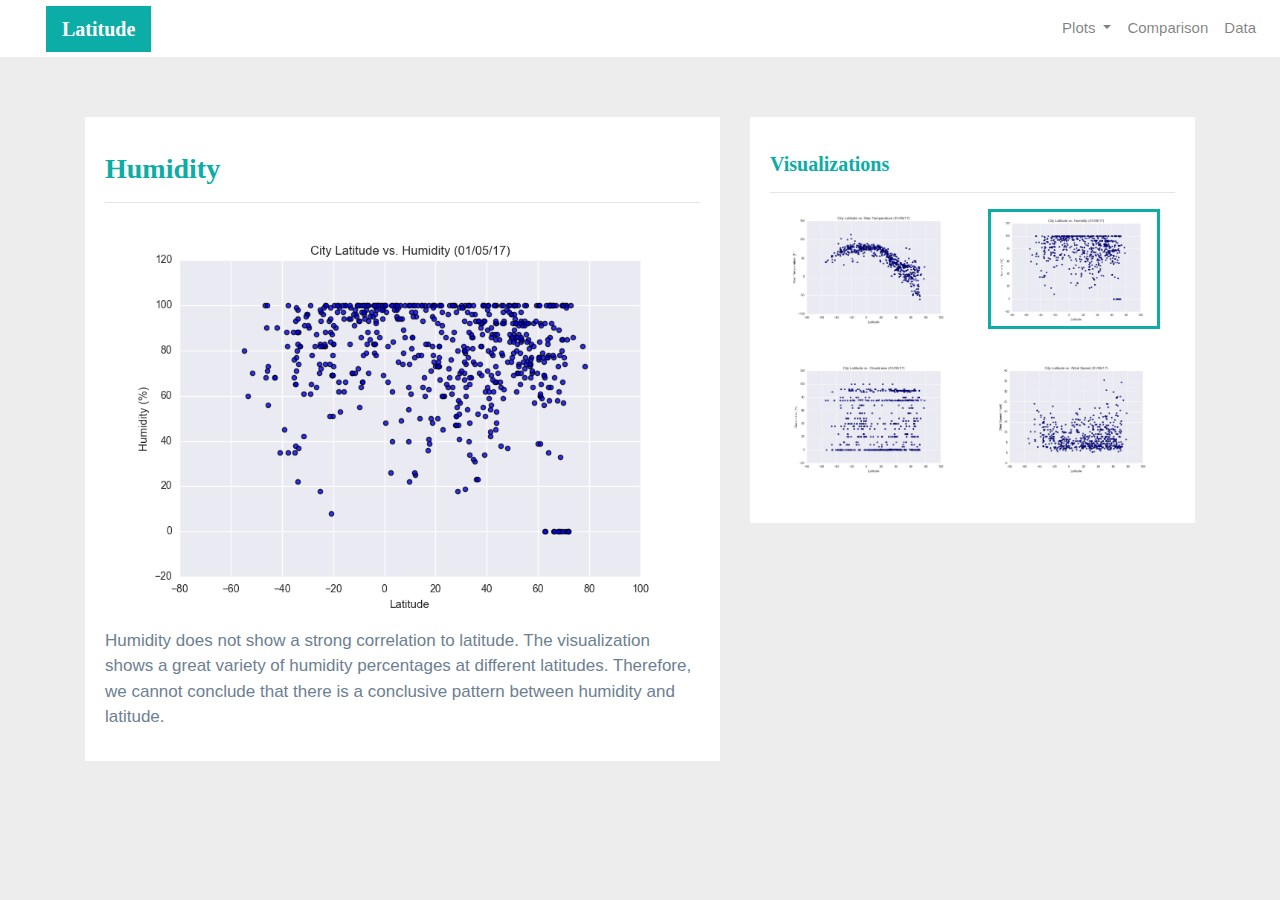
<file: Instructions/humidity.html>
<!DOCTYPE html>
<html lang="en">
<head>
    <meta charset="UTF-8">
    <meta name="viewport" content="width=device-width, initial-scale=1.0">
    <meta http-equiv="X-UA-Compatible" content="ie=edge">
    <title>Bootstrap Visualization Dashboard</title>
      <!-- Bootstrap CSS -->
    <link rel="stylesheet" href="https://maxcdn.bootstrapcdn.com/bootstrap/4.0.0/css/bootstrap.min.css" integrity="sha384-Gn5384xqQ1aoWXA+058RXPxPg6fy4IWvTNh0E263XmFcJlSAwiGgFAW/dAiS6JXm"
    crossorigin="anonymous">

    <!--CSS Link-->
    <link rel="stylesheet" type="text/css" href="style.css">
</head>
<body>
    
        <div class="navigation">
                <nav class="navbar navbar-expand-lg navbar-light">
                  <a class="navbar-brand" style="background-color: #0BADA6;" href="index.html">Latitude</a>
                  <button class="navbar-toggler  border border-white" type="button" data-toggle="collapse" data-target="#navbarNavDropdown"
                    aria-controls="navbarNavDropdown" aria-expanded="false" aria-label="Toggle navigation">
                    <span class="navbar-toggler-icon"></span>
                  </button>
                  <div class="collapse navbar-collapse" id="navbarNavDropdown">
                    <ul class="navbar-nav ml-auto">
                      <li class="nav-item dropdown">
                        <a class="nav-link dropdown-toggle" href="#" id="navbarDropdownMenuLink" data-toggle="dropdown"
                          aria-haspopup="true" aria-expanded="false">
                          Plots
                        </a>
                        <div class="dropdown-menu" aria-labelledby="navbarDropdownMenuLink">
                          <a class="dropdown-item" href="max_temperature.html">Max Temperature</a>
                          <a class="dropdown-item active" href="humidity.html">Humidity</a>
                          <a class="dropdown-item" href="cloudiness.html">Cloudiness</a>
                          <a class="dropdown-item" href="wind_speed.html">Wind Speed</a>
                        </div>
                      </li>
                      <li class="nav-item">
                        <a class="nav-link" href="comparisons.html">Comparison</a>
                      </li>
                      <li class="nav-item">
                        <a class="nav-link" href="data.html">Data</a>
                      </li>
            
                    </ul>
                  </div>
                </nav>
              </div>
              <!-- Content Section -->
              <div class="container">
                <div class="row">
                  <div class="col-lg-7 col-md-12">
                    <!-- Left box  -->
                    <div class="box">
                      <h3 class="title">Humidity</h3>
                      <hr>
                      <img src="Resources/assets/images/Fig2.png" alt="Humidity Graph">
                      <p>Humidity does not show a strong correlation to latitude. The visualization shows a great variety of
                        humidity percentages at different latitudes. Therefore, we cannot conclude that there is a conclusive
                        pattern between humidity and latitude.</p>
                    </div>
                  </div>
                  <div class="col-lg-5 col-md-12">
                    <!-- Right Box -->
                    <div class="box">
                      <h5 class="title">Visualizations</h5>
                      <hr>
            
            
                      <div class="container">
                        <div class="row" style="padding-bottom: 30px;">
                          <div class="col-6">
                            <a href="max_temperature.html">
                              <img class="panel" src="Resources/assets/images/Fig1.png" alt="Max Temperature Image">
                            </a>
                          </div>
                          <div class="col-6">
                            <a href="humidity.html">
                              <img class="panel active" src="Resources/assets/images/Fig2.png" alt="Humidity Graph">
                            </a>
                          </div>
                        </div>
            
                        <div class="row" style="padding-bottom: 30px;">
                          <div class="col-6">
                            <a href="cloudiness.html">
                              <img class="panel" src="Resources/assets/images/Fig3.png" alt="Cloudiness Graph">
                            </a>
                          </div>
                          <div class="col-6">
                            <a href="wind_speed.html">
                              <img class="panel" src="Resources/assets/images/Fig4.png" alt="Wind Speed Graph">
                            </a>
                          </div>
            
            
                        </div>
                      </div>
            
            
                    </div>
                  </div>
                </div>
              </div>
             
            
              <!-- Bootstrap JS -->
              <script src="https://code.jquery.com/jquery-3.2.1.slim.min.js" integrity="sha384-KJ3o2DKtIkvYIK3UENzmM7KCkRr/rE9/Qpg6aAZGJwFDMVNA/GpGFF93hXpG5KkN"
                crossorigin="anonymous"></script>
              <script src="https://cdnjs.cloudflare.com/ajax/libs/popper.js/1.12.9/umd/popper.min.js" integrity="sha384-ApNbgh9B+Y1QKtv3Rn7W3mgPxhU9K/ScQsAP7hUibX39j7fakFPskvXusvfa0b4Q"
                crossorigin="anonymous"></script>
              <script src="https://maxcdn.bootstrapcdn.com/bootstrap/4.0.0/js/bootstrap.min.js" integrity="sha384-JZR6Spejh4U02d8jOt6vLEHfe/JQGiRRSQQxSfFWpi1MquVdAyjUar5+76PVCmYl"
                crossorigin="anonymous"></script>
            
</body>
</html>
</file>
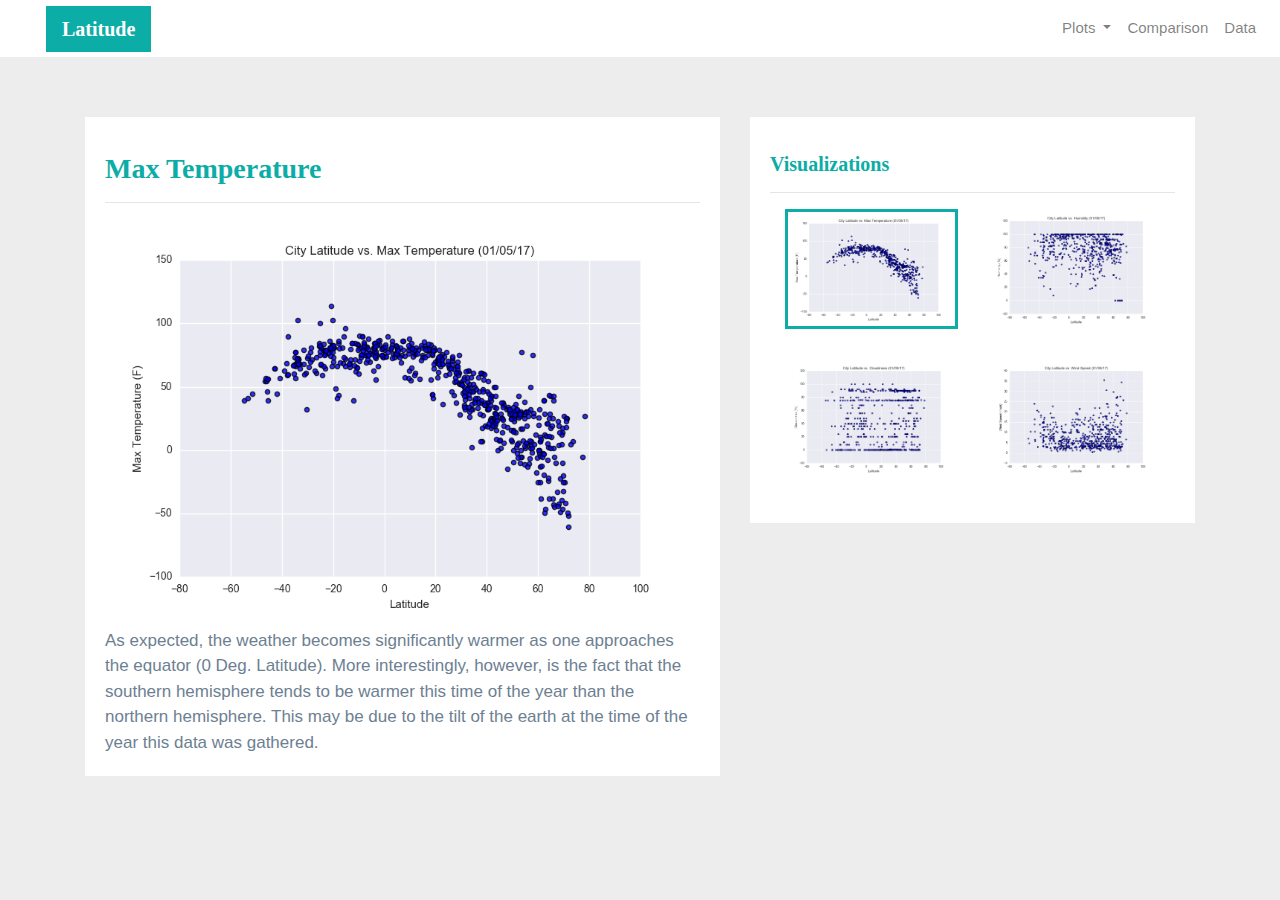
<file: Instructions/max_temperature.html>
<!DOCTYPE html>
<html lang="en">
<head>
    <meta charset="UTF-8">
    <meta name="viewport" content="width=device-width, initial-scale=1.0">
    <meta http-equiv="X-UA-Compatible" content="ie=edge">
    <title>Bootstrap Visualization Dashboard</title>

     <!-- Bootstrap CSS -->
   <link rel="stylesheet" href="https://maxcdn.bootstrapcdn.com/bootstrap/4.0.0/css/bootstrap.min.css" integrity="sha384-Gn5384xqQ1aoWXA+058RXPxPg6fy4IWvTNh0E263XmFcJlSAwiGgFAW/dAiS6JXm"
    crossorigin="anonymous">

    <!--CSS Link-->
    <link rel="stylesheet" type="text/css" href="style.css">
</head>
<body>
    <!-- Navigation Section -->
  <div class="navigation">
        <nav class="navbar navbar-expand-lg navbar-light">
          <a class="navbar-brand" style="background-color: #0BADA6;" href="index.html">Latitude</a>
          <button class="navbar-toggler  border border-white" type="button" data-toggle="collapse" data-target="#navbarNavDropdown"aria-controls="navbarNavDropdown" aria-expanded="false" aria-label="Toggle navigation">
            <span class="navbar-toggler-icon"></span>
          </button>
          <div class="collapse navbar-collapse" id="navbarNavDropdown">
            <ul class="navbar-nav ml-auto">
              <li class="nav-item dropdown">
                <a class="nav-link dropdown-toggle" href="#" id="navbarDropdownMenuLink" data-toggle="dropdown"aria-haspopup="true" aria-expanded="false">
                  Plots
                </a>
                <div class="dropdown-menu" aria-labelledby="navbarDropdownMenuLink">
                  <a class="dropdown-item active" href="max_temperature.html">Max Temperature</a>
                  <a class="dropdown-item" href="humidity.html">Humidity</a>
                  <a class="dropdown-item" href="cloudiness.html">Cloudiness</a>
                  <a class="dropdown-item" href="wind_speed.html">Wind Speed</a>
                </div>
              </li>
              <li class="nav-item">
                <a class="nav-link" href="comparisons.html">Comparison</a>
              </li>
              <li class="nav-item">
                <a class="nav-link" href="data.html">Data</a>
              </li>
    
            </ul>
          </div>
        </nav>
      </div>
      <!-- Content Section -->
      <div class="container">
        <div class="row">
          <div class="col-lg-7 col-md-12">
            <!-- Left box  -->
            <div class="box" style="padding-bottom: 5px;">
              <h3 class="title">Max Temperature</h3>
              <hr>
              <img src="Resources/assets/images/Fig1.png" alt="Max Temperature Graph">
              <p>As expected, the weather becomes significantly warmer as one approaches the equator (0 Deg. Latitude).
                More interestingly, however, is the fact that the southern hemisphere tends to be warmer this time of the
                year than the northern hemisphere. This may be due to the tilt of the earth at the time of the year this
                data was gathered.</p>
            </div>
          </div>
          <div class="col-lg-5 col-md-12">
            <!-- Right Box -->
            <div class="box">
              <h5 class="title">Visualizations</h5>
              <hr>
    
    
              <div class="container">
                <div class="row" style="padding-bottom: 30px;">
                  <div class="col-6">
                    <a href="max_temperature.html">
                      <img class="panel active" src="Resources/assets/images/Fig1.png" alt="Max Temperature Image">
                    </a>
                  </div>
                  <div class="col-6">
                    <a href="humidity.html">
                      <img class="panel" src="Resources/assets/images/Fig2.png" alt="Humidity Graph">
                    </a>
                  </div>
                </div>
    
                <div class="row" style="padding-bottom: 30px;">
                  <div class="col-6">
                    <a href="cloudiness.html">
                      <img class="panel" src="Resources/assets/images/Fig3.png" alt="Cloudiness Graph">
                    </a>
                  </div>
                  <div class="col-6">
                    <a href="wind_speed.html">
                      <img class="panel" src="Resources/assets/images/Fig4.png" alt="Wind Speed Graph">
                    </a>
                  </div>
    
    
                </div>
              </div>
    
    
            </div>
          </div>
        </div>
      </div>
      
    
      <!-- Bootstrap JS -->
      <script src="https://code.jquery.com/jquery-3.2.1.slim.min.js" integrity="sha384-KJ3o2DKtIkvYIK3UENzmM7KCkRr/rE9/Qpg6aAZGJwFDMVNA/GpGFF93hXpG5KkN"
        crossorigin="anonymous"></script>
      <script src="https://cdnjs.cloudflare.com/ajax/libs/popper.js/1.12.9/umd/popper.min.js" integrity="sha384-ApNbgh9B+Y1QKtv3Rn7W3mgPxhU9K/ScQsAP7hUibX39j7fakFPskvXusvfa0b4Q"
        crossorigin="anonymous"></script>
      <script src="https://maxcdn.bootstrapcdn.com/bootstrap/4.0.0/js/bootstrap.min.js" integrity="sha384-JZR6Spejh4U02d8jOt6vLEHfe/JQGiRRSQQxSfFWpi1MquVdAyjUar5+76PVCmYl"
        crossorigin="anonymous"></script>
</body>
</html>
</file>
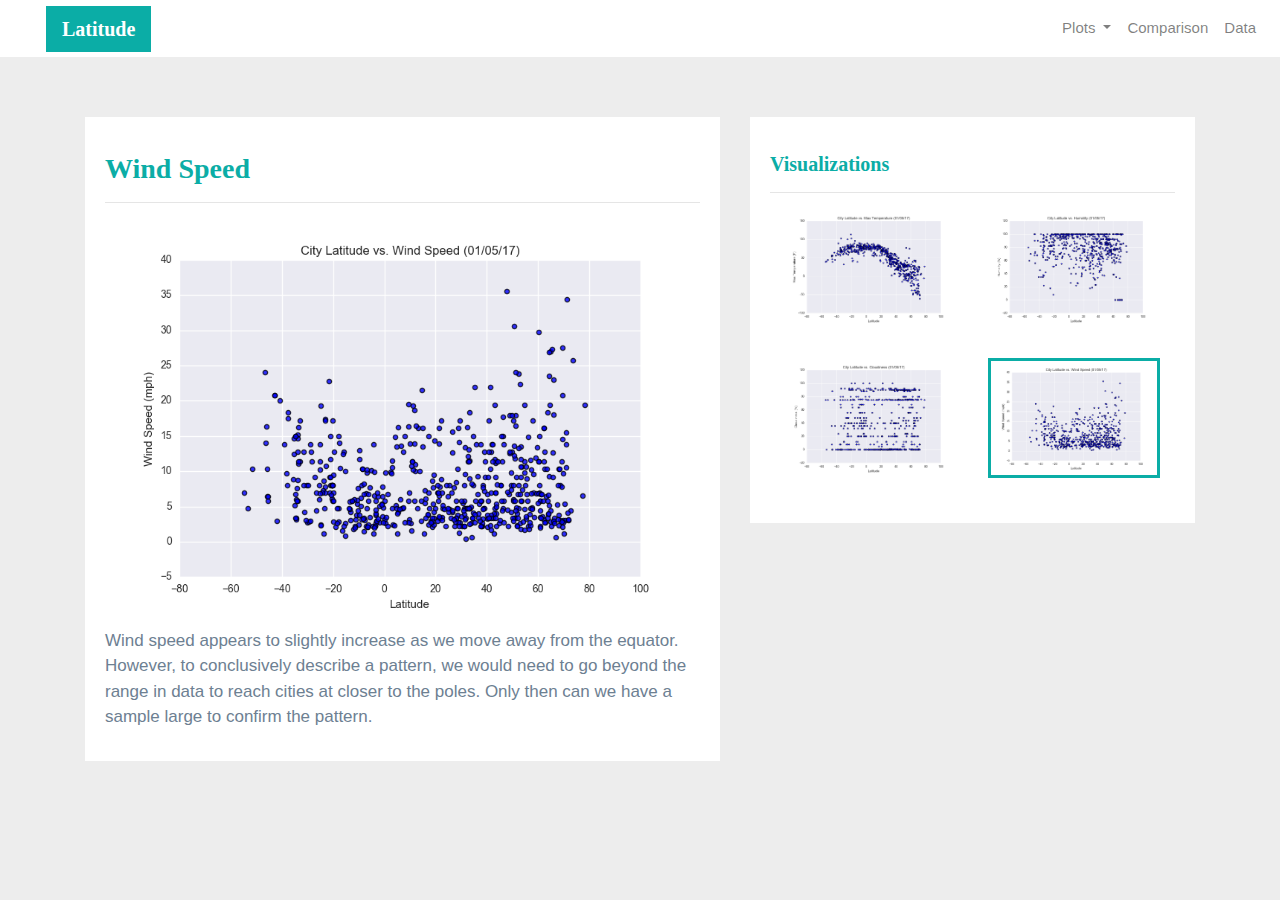
<file: Instructions/wind_speed.html>
<!DOCTYPE html>
<html lang="en">
<head>
    <meta charset="UTF-8">
    <meta name="viewport" content="width=device-width, initial-scale=1.0">
    <meta http-equiv="X-UA-Compatible" content="ie=edge">
    <title>Bootstrap Visualization Dashboard</title>

    <!-- Bootstrap CSS -->
     <link rel="stylesheet" href="https://maxcdn.bootstrapcdn.com/bootstrap/4.0.0/css/bootstrap.min.css" integrity="sha384-Gn5384xqQ1aoWXA+058RXPxPg6fy4IWvTNh0E263XmFcJlSAwiGgFAW/dAiS6JXm"crossorigin="anonymous">
    <!--CSS Link-->
    <link rel="stylesheet" type="text/css" href="style.css">
</head>
<body>


        <div class="navigation">
                <nav class="navbar navbar-expand-lg navbar-light">
                  <a class="navbar-brand" style="background-color: #0BADA6;" href="index.html">Latitude</a>
                  <button class="navbar-toggler border border-white" type="button" data-toggle="collapse" data-target="#navbarNavDropdown"aria-controls="navbarNavDropdown" aria-expanded="false" aria-label="Toggle navigation">
                    <span class="navbar-toggler-icon"></span>
                  </button>
                  <div class="collapse navbar-collapse" id="navbarNavDropdown">
                    <ul class="navbar-nav ml-auto">
                      <li class="nav-item dropdown">
                        <a class="nav-link dropdown-toggle" href="#" id="navbarDropdownMenuLink" data-toggle="dropdown"aria-haspopup="true" aria-expanded="false">
                          Plots
                        </a>
                        <div class="dropdown-menu" aria-labelledby="navbarDropdownMenuLink">
                          <a class="dropdown-item" href="max_temperature.html">Max Temperature</a>
                          <a class="dropdown-item" href="humidity.html">Humidity</a>
                          <a class="dropdown-item" href="cloudiness.html">Cloudiness</a>
                          <a class="dropdown-item active" href="wind_speed.html">Wind Speed</a>
                        </div>
                      </li>
                      <li class="nav-item">
                        <a class="nav-link" href="comparisons.html">Comparison</a>
                      </li>
                      <li class="nav-item">
                        <a class="nav-link" href="data.html">Data</a>
                      </li>
            
                    </ul>
                  </div>
                </nav>
              </div>
              <!-- Content Section -->
              <div class="container">
                <div class="row">
                  <div class="col-lg-7 col-md-12">
                    <!-- Left box  -->
                    <div class="box">
                      <h3 class="title">Wind Speed</h3>
                      <hr>
                      <img src="Resources/assets/images/Fig4.png" alt="Wind Speed Graph">
                      <p>Wind speed appears to slightly increase as we move away from the equator. However, to conclusively
                        describe a pattern, we would need to go beyond the range in data to reach cities at closer to the poles.
                        Only then can we have a sample large to confirm the pattern.</p>
                    </div>
                  </div>
                  <div class="col-lg-5 col-md-12">
                    <!-- Right Box -->
                    <div class="box">
                      <h5 class="title">Visualizations</h5>
                      <hr>
                      <div class="container">
                        <div class="row" style="padding-bottom: 30px;">
                          <div class="col-6">
                            <a href="max_temperature.html">
                              <img class="panel" src="Resources/assets/images/Fig1.png" alt="Max Temperature Image">
                            </a>
                          </div>
                          <div class="col-6">
                            <a href="humidity.html">
                              <img class="panel" src="Resources/assets/images/Fig2.png" alt="Humidity Graph">
                            </a>
                          </div>
                        </div>
                        <div class="row" style="padding-bottom: 30px;">
                          <div class="col-6">
                            <a href="cloudiness.html">
                              <img class="panel" src="Resources/assets/images/Fig3.png" alt="Cloudiness Graph">
                            </a>
                          </div>
                          <div class="col-6">
                            <a href="wind_speed.html">
                              <img class="panel active" src="Resources/assets/images/Fig4.png" alt="Wind Speed Graph">
                            </a>
                          </div>
                        </div>
                      </div>
                    </div>
                  </div>
                </div>
        </div>


<!-- Bootstrap JS -->
<script src="https://code.jquery.com/jquery-3.2.1.slim.min.js" integrity="sha384-KJ3o2DKtIkvYIK3UENzmM7KCkRr/rE9/Qpg6aAZGJwFDMVNA/GpGFF93hXpG5KkN"crossorigin="anonymous"></script>
<script src="https://cdnjs.cloudflare.com/ajax/libs/popper.js/1.12.9/umd/popper.min.js" integrity="sha384-ApNbgh9B+Y1QKtv3Rn7W3mgPxhU9K/ScQsAP7hUibX39j7fakFPskvXusvfa0b4Q"crossorigin="anonymous"></script>
<script src="https://maxcdn.bootstrapcdn.com/bootstrap/4.0.0/js/bootstrap.min.js" integrity="sha384-JZR6Spejh4U02d8jOt6vLEHfe/JQGiRRSQQxSfFWpi1MquVdAyjUar5+76PVCmYl"crossorigin="anonymous"></script>
    
</body>
</html>
</file>
<file: Instructions/style.css>
/* Body */
body{
    background-color: #EDEDED; 
}
/* Navbar */
.navbar{
    max-height: 57px; 
}
.navigation .navbar-brand{
    color: white; 
    margin-left: 30px; 
    padding: inherit; 
    font-weight: bold; 
    background-color: #0BADA6;
    font-family: Georgia, 'Times New Roman', Times, serif;
}
.navbar{
    background-color: white; 
    font-size: 15px; 
}
.active, .dropdown-menu .dropdown-item:active a:hover{
    background-color:#E7E7E7!important; 
}
.dropdown-item{
    color: #6D8092 !important; 
}
.dropdown .dropdown-menu .dropdown-item:active, .dropdown .dropdown-menu .dropdown-item:hover{
    background-color:#E7E7E7 !important; 
}
a{
    color: #6D8092;
    font-size: 15px; 
}
.nav-link:hover{
    background-color:#E7E7E7 !important;
   }

.navbar-brand:hover{
color: rgb(175, 175, 175) !important;
}
/* Images */
img{
    width:100% !important;
    height:100% !important;
}
.active, .panel:hover{
    border-color:#0BADA6;
    border-style: solid; 
    
}
.vizualization{
    width:50% !important;
    height:50% !important;
}

/* Title Class  */
.title{
    color: #0BADA6;  
    font-family: Georgia, 'Times New Roman', Times, serif;
    font-weight: bolder; 
    padding-top: 25px; 
}
/* Paragraph Element */
p{
 color: #6D8092;
 font-family: Arial, Helvetica, sans-serif;
 font-size: 17px; 
}
/* Box Class */
.box {
    margin-top: 60px; 
    margin-bottom: 62px; 
    padding: 10px 20px 15px; 
    color:black;
    background-color: white; 

  }
/* Table */
.table{
    font-size: 15px; 
    border-top-color: white !important; 
}
/* Footer */
footer{
background-color: #666666; 
border-top-style: solid; 
border-top-width: 5px; 
border-top-color: #0BADA6;
color: white; 
min-height: 55px; 
font-family: Arial, Helvetica, sans-serif;
font-size: 15px; 
text-align: center; 
position: fixed;
left: 0;
bottom: 0;
width: 100%;
padding-top: 15px; 
}
/* Media Queries */
@media(max-width: 992px){
.navbar-expand-lg{
background-color: #0BADA6 !important;
}
.navbar{
    max-height: none; 
    padding: inherit;
}
.navbar div{
    margin: inherit; 
    background-color: white;  
}
.navbar-brand{
    padding: 10px !important; 
}

button{
    margin-right: 30px; 
}
button:focus {

    outline: 1px dotted;
    outline: 5px auto -webkit-focusring-color;
    
    }
}
</file>
